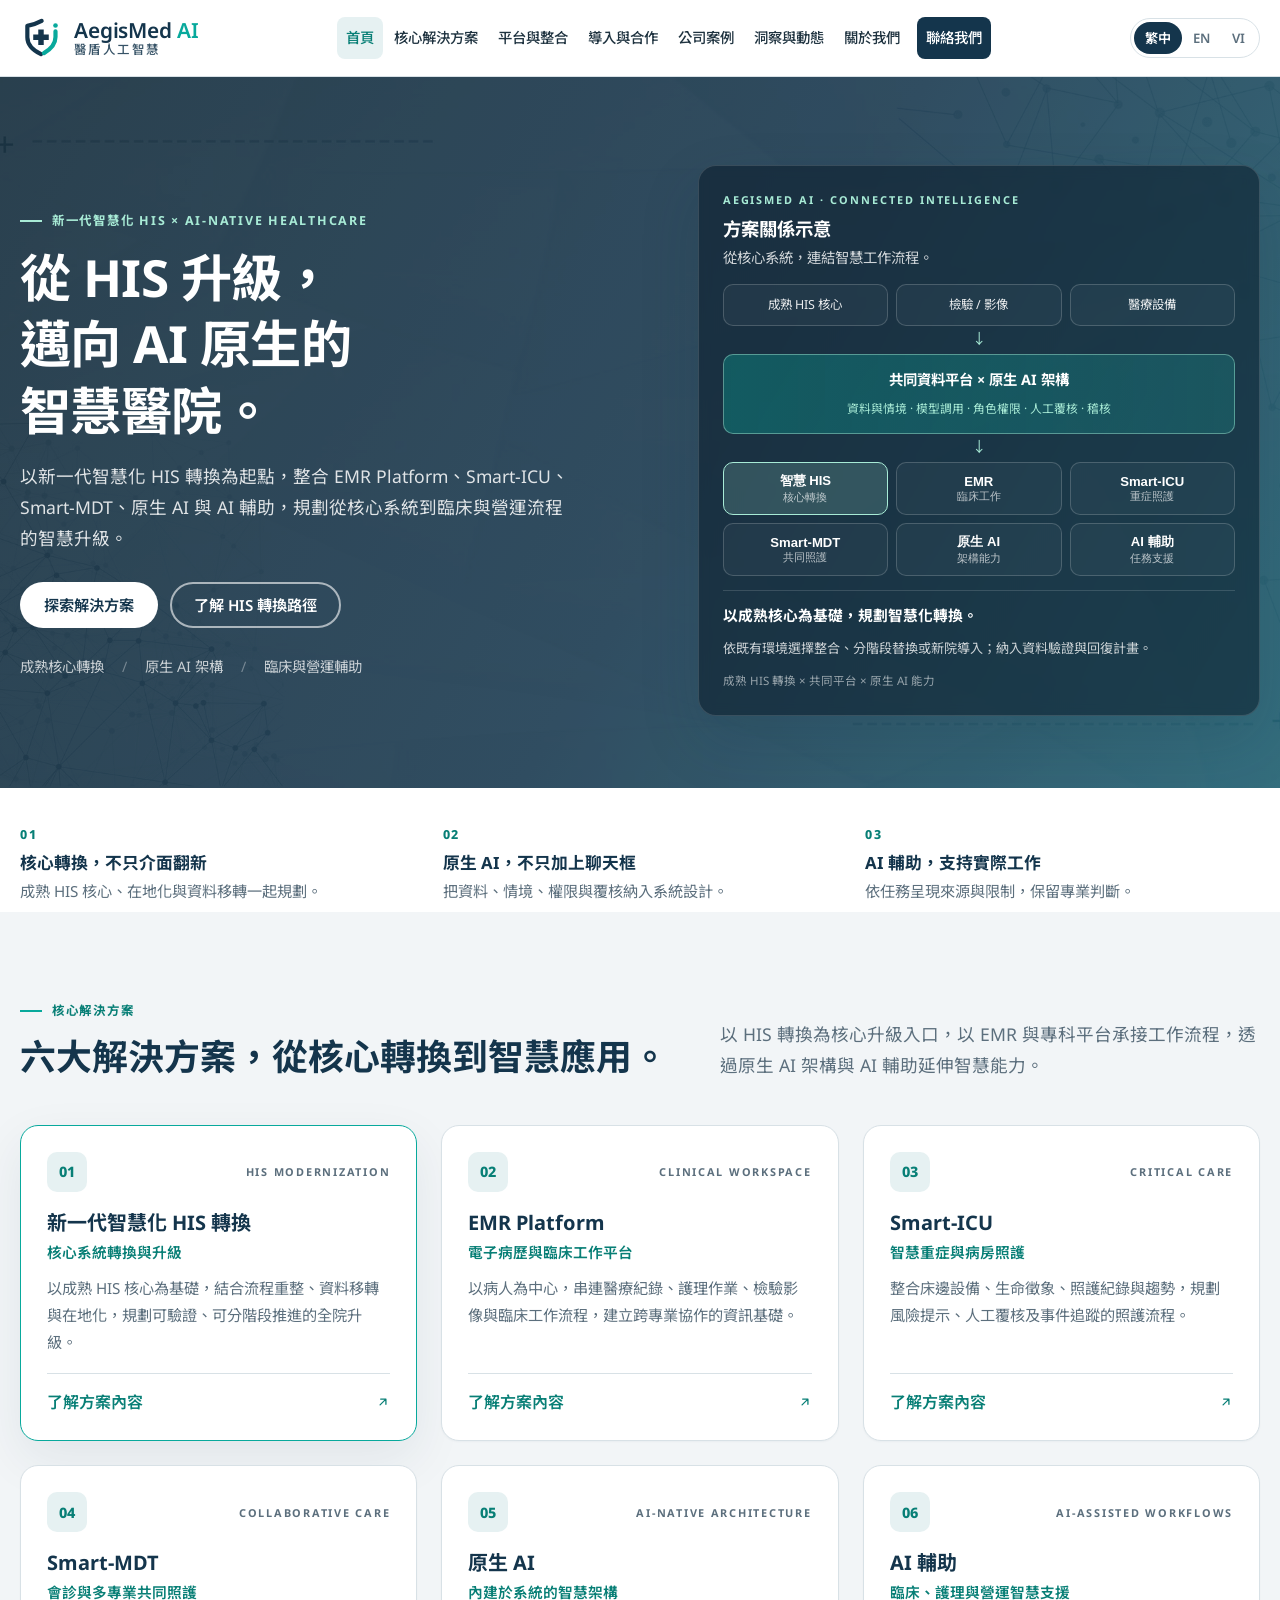
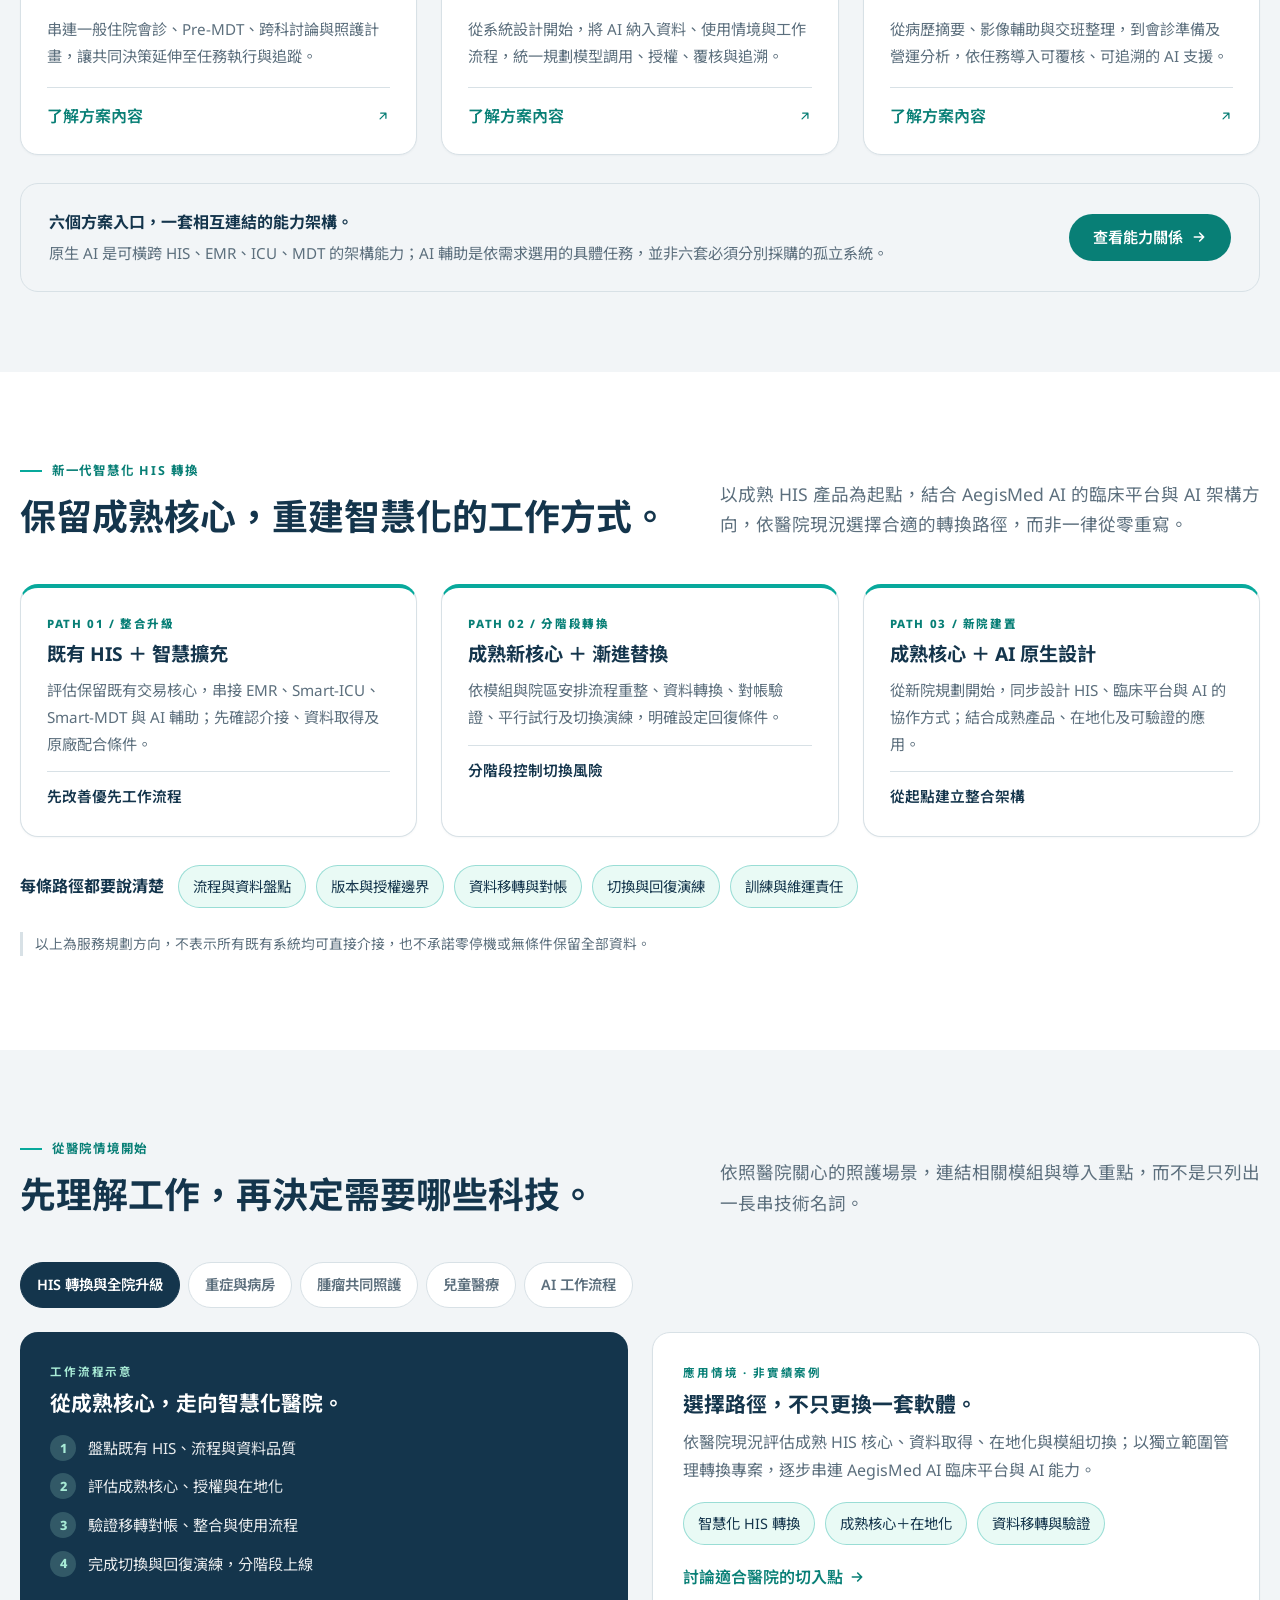
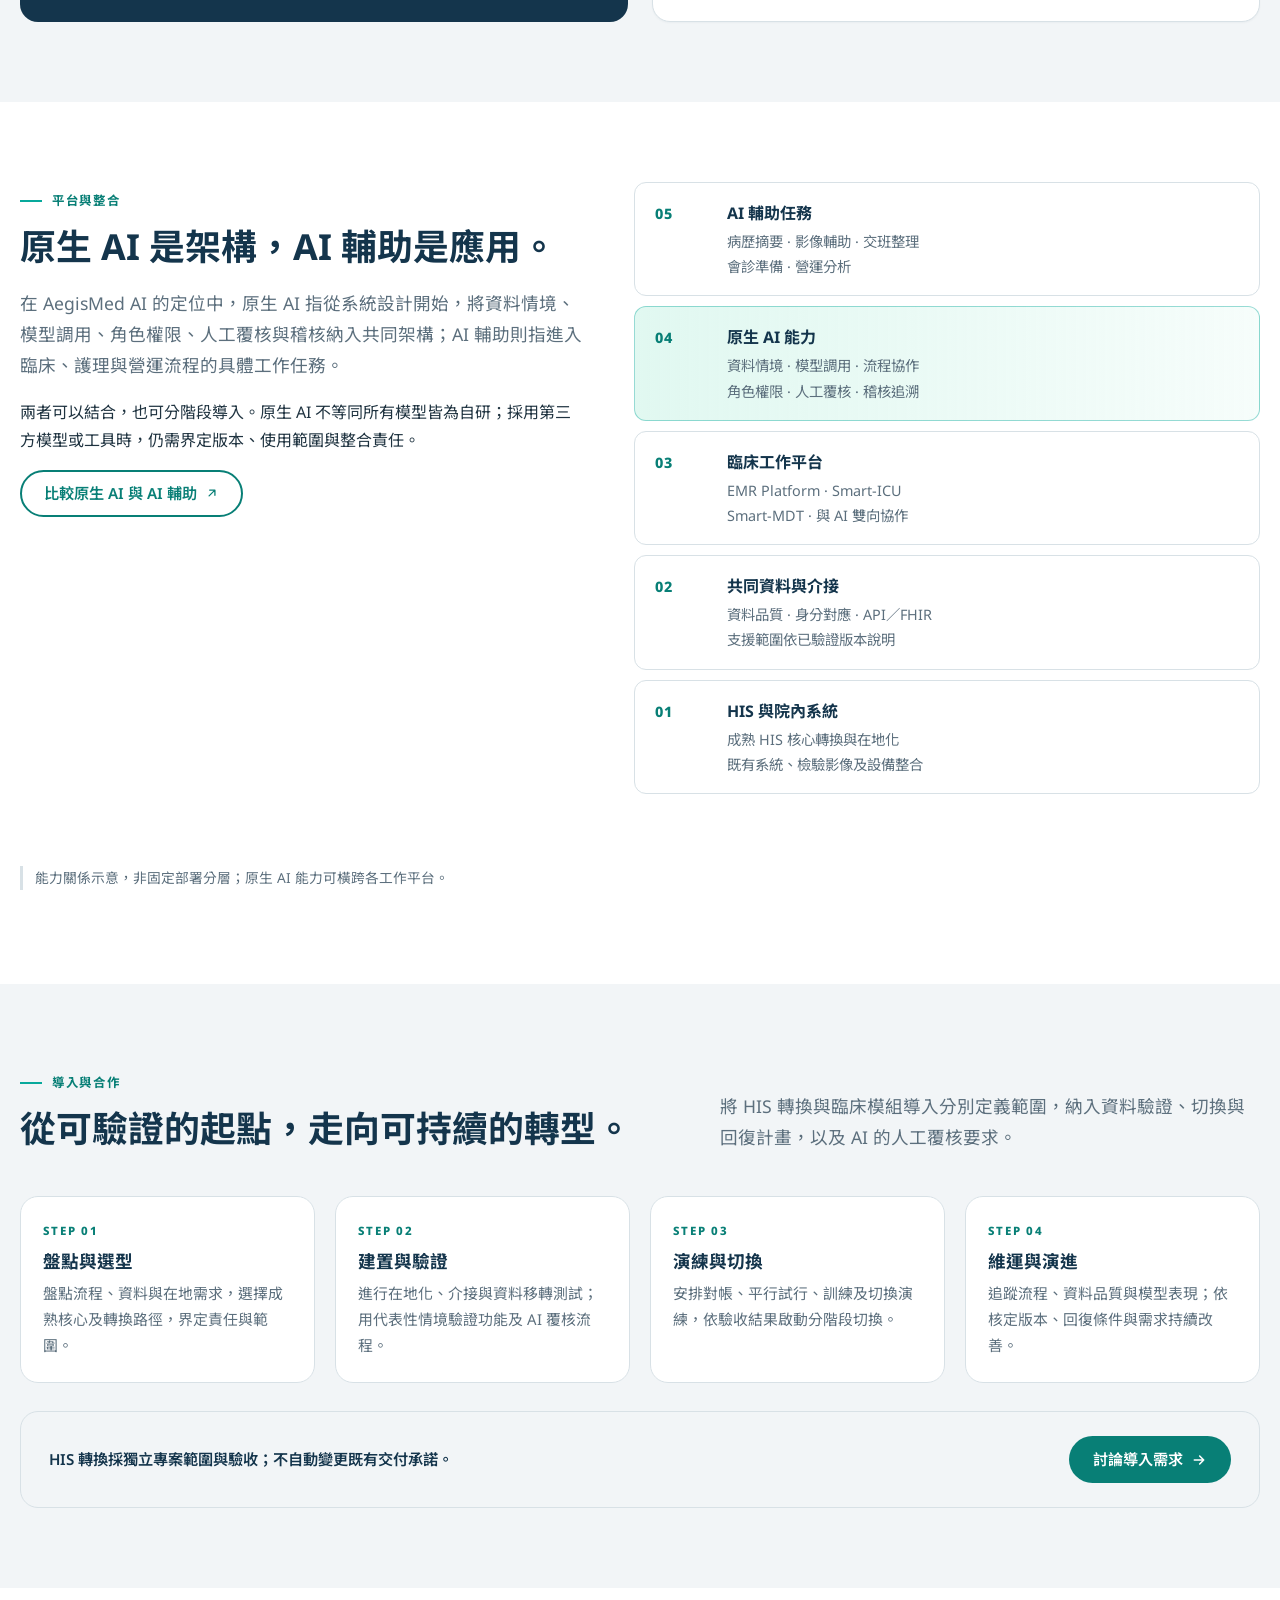
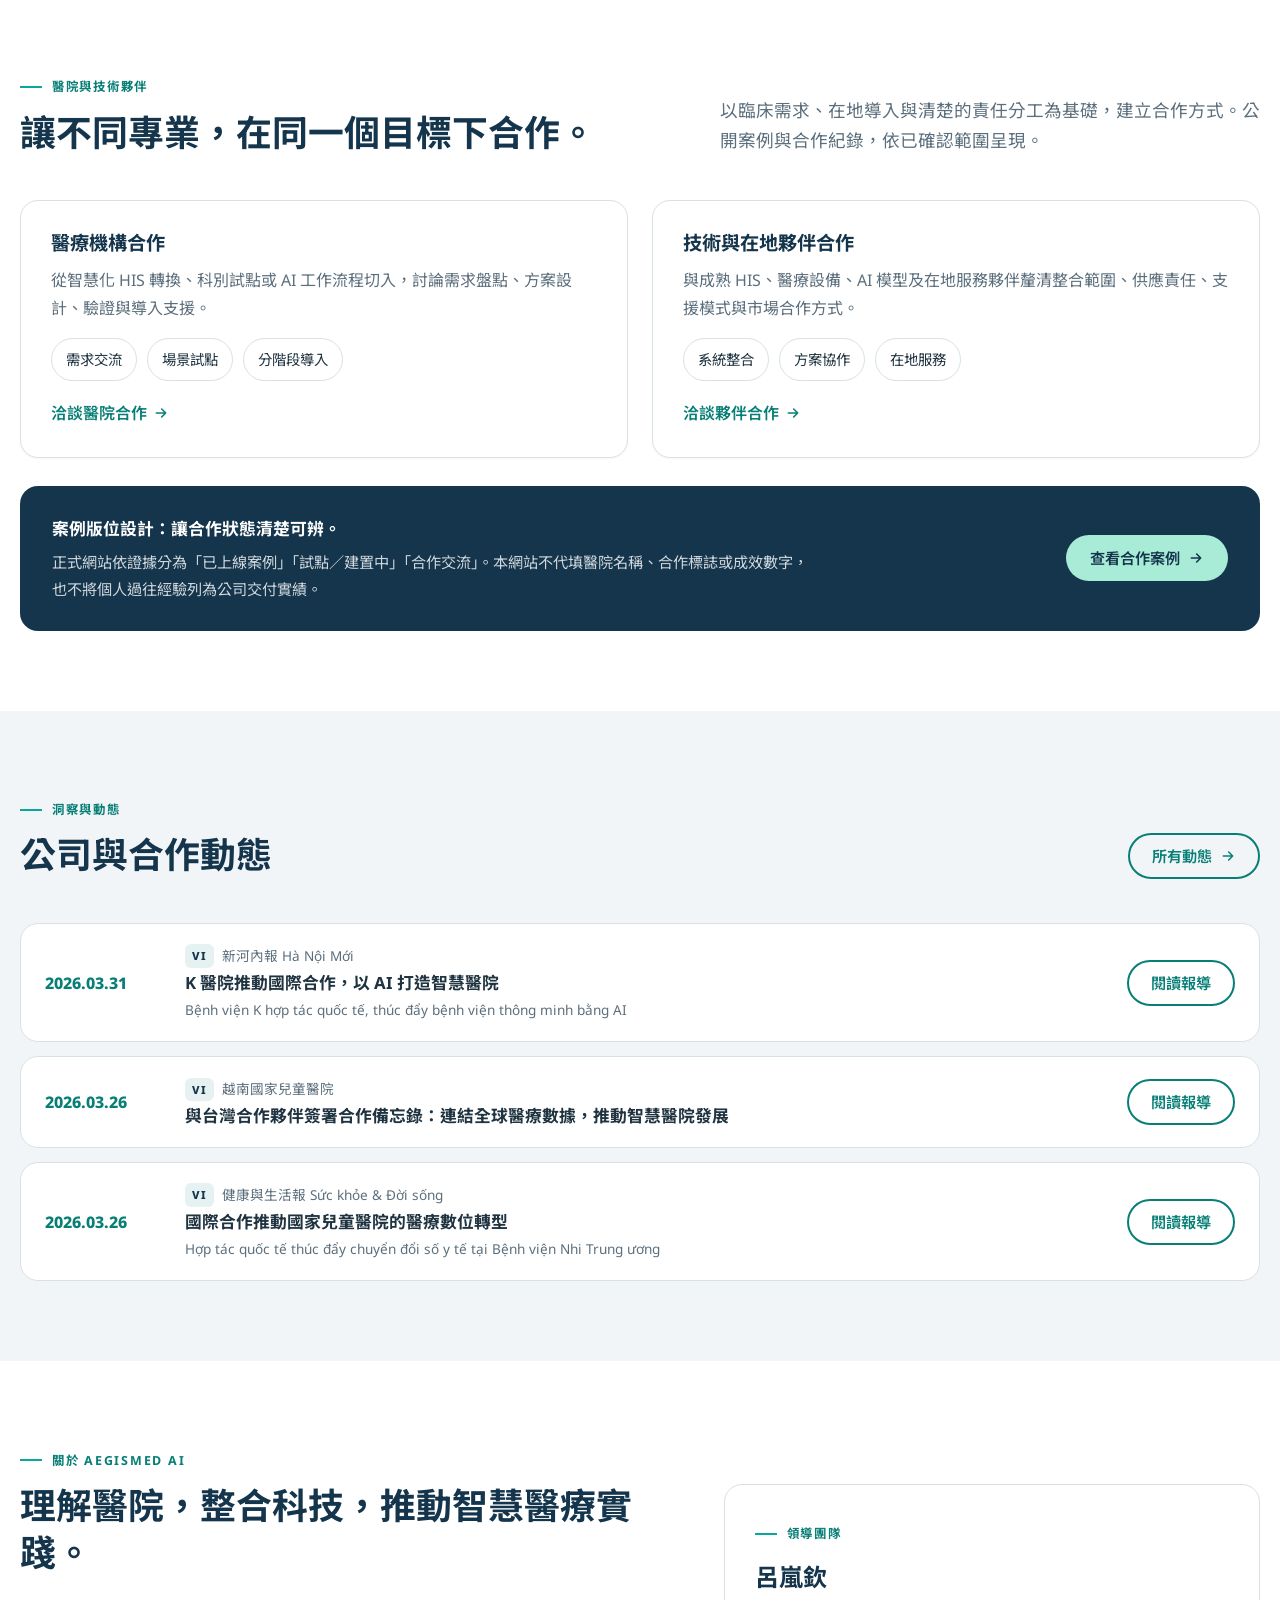
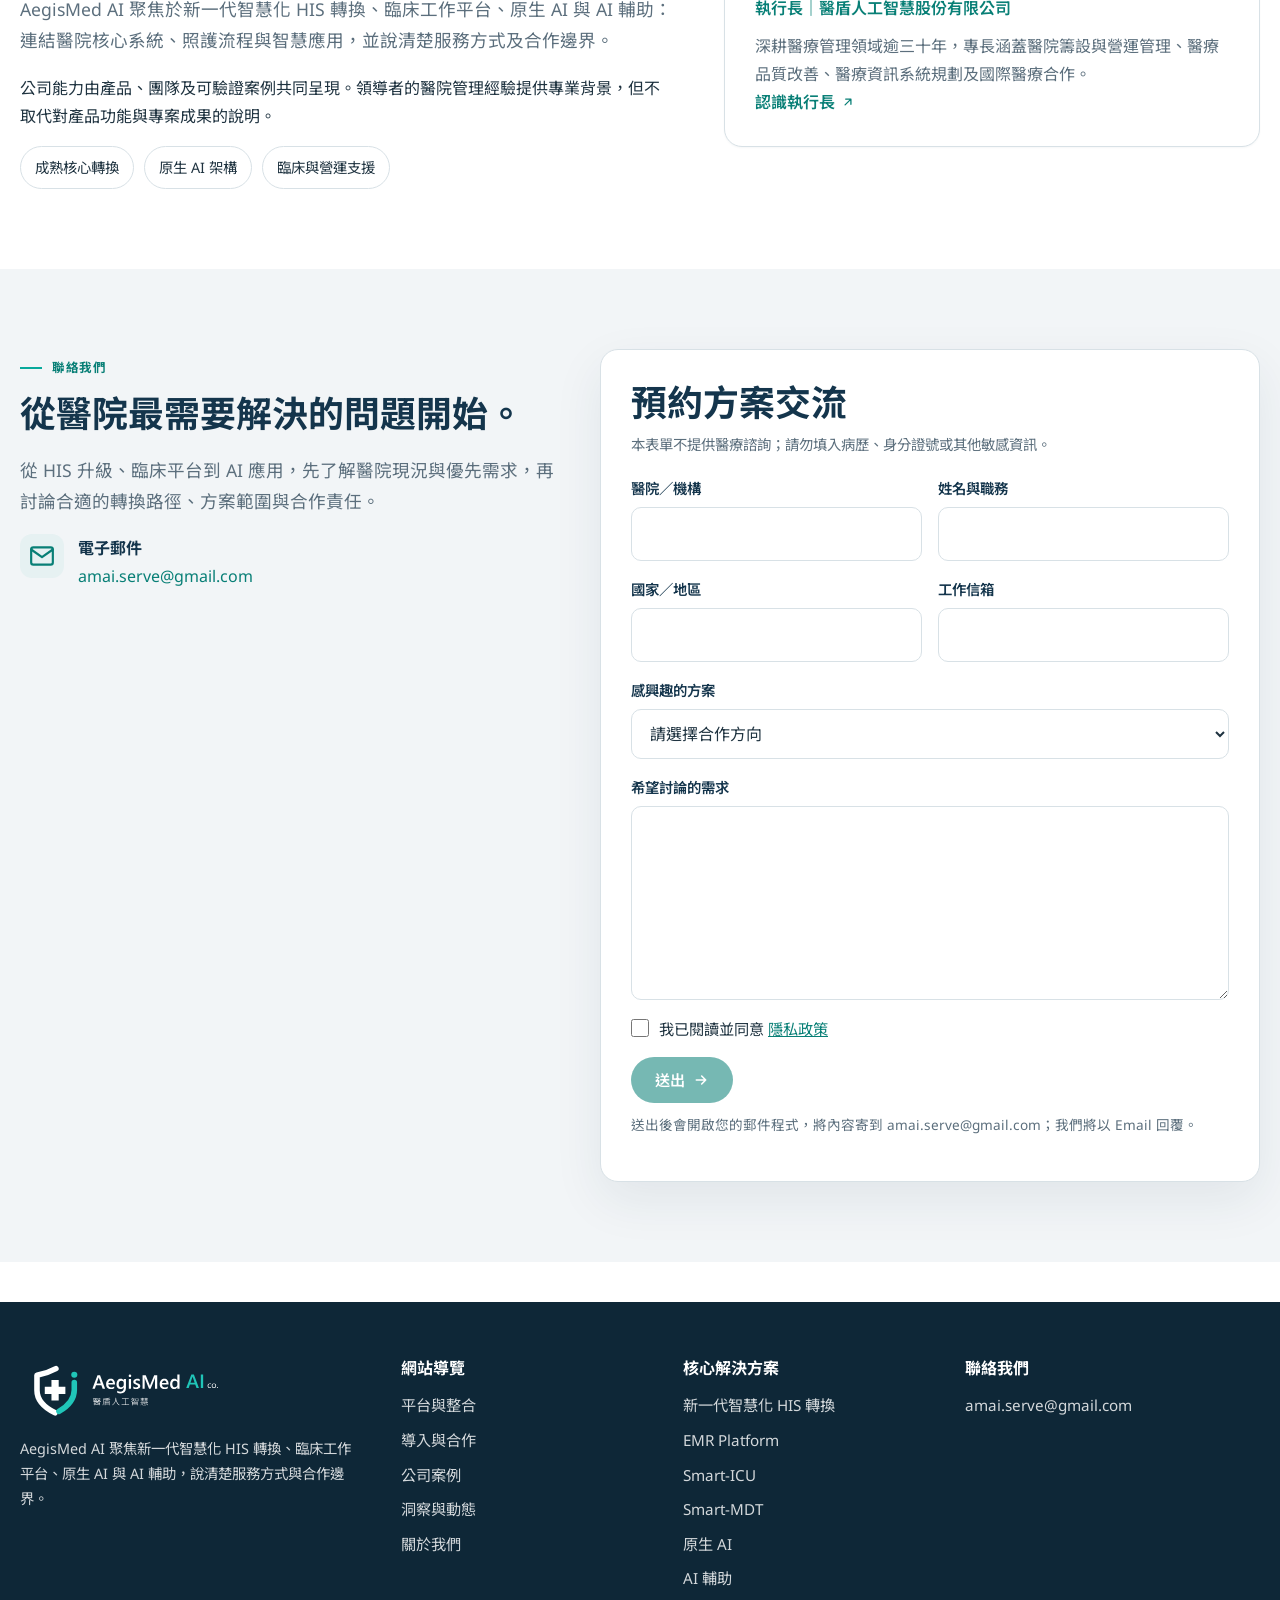
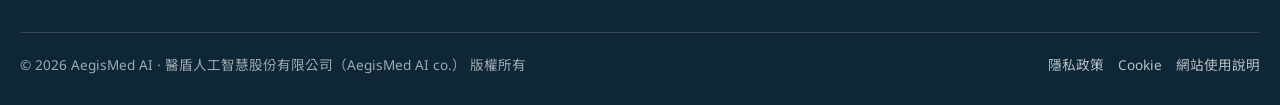
<file: index.html>
<!DOCTYPE html>
<html lang="zh-Hant">
<head>
  <meta charset="utf-8">
  <meta name="viewport" content="width=device-width, initial-scale=1">
  <title data-i18n="title.home">AegisMed AI｜從 HIS 升級，邁向 AI 原生的智慧醫院</title>
  <meta name="description" content="以新一代智慧化 HIS 轉換為起點，整合 EMR Platform、Smart-ICU、Smart-MDT、原生 AI 與 AI 輔助，規劃從核心系統到臨床與營運流程的智慧升級。">
  <link rel="canonical" href="https://aegismedai.com/">
  <meta property="og:type" content="website">
  <meta property="og:site_name" content="AegisMed AI">
  <meta property="og:locale" content="zh_TW">
  <meta property="og:url" content="https://aegismedai.com/">
  <meta property="og:title" content="AegisMed AI｜從 HIS 升級，邁向 AI 原生的智慧醫院">
  <meta property="og:description" content="以新一代智慧化 HIS 轉換為起點，整合 EMR Platform、Smart-ICU、Smart-MDT、原生 AI 與 AI 輔助，規劃從核心系統到臨床與營運流程的智慧升級。">
  <meta property="og:image" content="https://aegismedai.com/assets/img/og-image.png">
  <meta property="og:image:width" content="1200">
  <meta property="og:image:height" content="630">
  <meta name="twitter:card" content="summary_large_image">
  <link rel="icon" href="assets/img/favicon.ico?v=3" sizes="16x16 32x32 48x48">
  <link rel="icon" href="assets/img/favicon.svg?v=3" type="image/svg+xml" sizes="any">
  <link rel="apple-touch-icon" href="assets/img/apple-touch-icon.png?v=3" sizes="180x180">
  <meta name="theme-color" content="#14354C">
  <link rel="preconnect" href="https://fonts.googleapis.com">
  <link href="https://fonts.googleapis.com/css2?family=Noto+Sans:wght@400;500;600;700;800&family=Noto+Sans+TC:wght@400;500;700;800&display=swap" rel="stylesheet">
  <link rel="stylesheet" href="assets/style.css?v=15">
</head>
<body>
  <header class="site-header"></header>

  <section class="hero" data-render="hero"></section>
  <section data-render="points"></section>
  <section class="section alt" id="solutions"><div class="container" data-render="solutions-grid"></div></section>
  <section class="section" id="paths"><div class="container" data-render="paths"></div></section>
  <section class="section alt" id="scenarios"><div class="container" data-render="scenarios"></div></section>
  <section class="section" id="platform"><div class="container" data-render="platform-brief"></div></section>
  <section class="section alt" id="implementation"><div class="container" data-render="implementation"></div></section>
  <section class="section" id="cooperation"><div class="container" data-render="cooperation-cards"></div></section>
  <section class="section alt" id="news"><div class="container" data-render="news-latest"></div></section>
  <section class="section" id="about"><div class="container" data-render="about-brief"></div></section>

  <section class="section alt" id="contact"><div class="container contact-grid">
    <div>
      <div class="eyebrow" data-i18n="nav.contact">聯絡我們</div>
      <h2 data-render="contact-title"></h2>
      <p class="lead" data-render="contact-lead"></p>
      <ul class="info-list">
        <li><div class="icon"><svg viewBox="0 0 24 24" fill="none" stroke="currentColor" stroke-width="2" stroke-linecap="round" stroke-linejoin="round"><rect x="2" y="4" width="20" height="16" rx="2"/><path d="m22 6-10 7L2 6"/></svg></div><div><b data-i18n="contact.email">電子郵件</b><span data-render="company-email"></span></div></li>
      </ul>
    </div>
    <div data-render="contact-form"></div>
  </div></section>

  <footer class="site-footer"></footer>
  <script src="assets/data.js?v=15"></script>
  <script src="assets/content.js?v=15"></script>
  <script src="assets/i18n.js?v=15"></script>
  <script src="assets/site.js?v=15"></script>
</body>
</html>
</file>
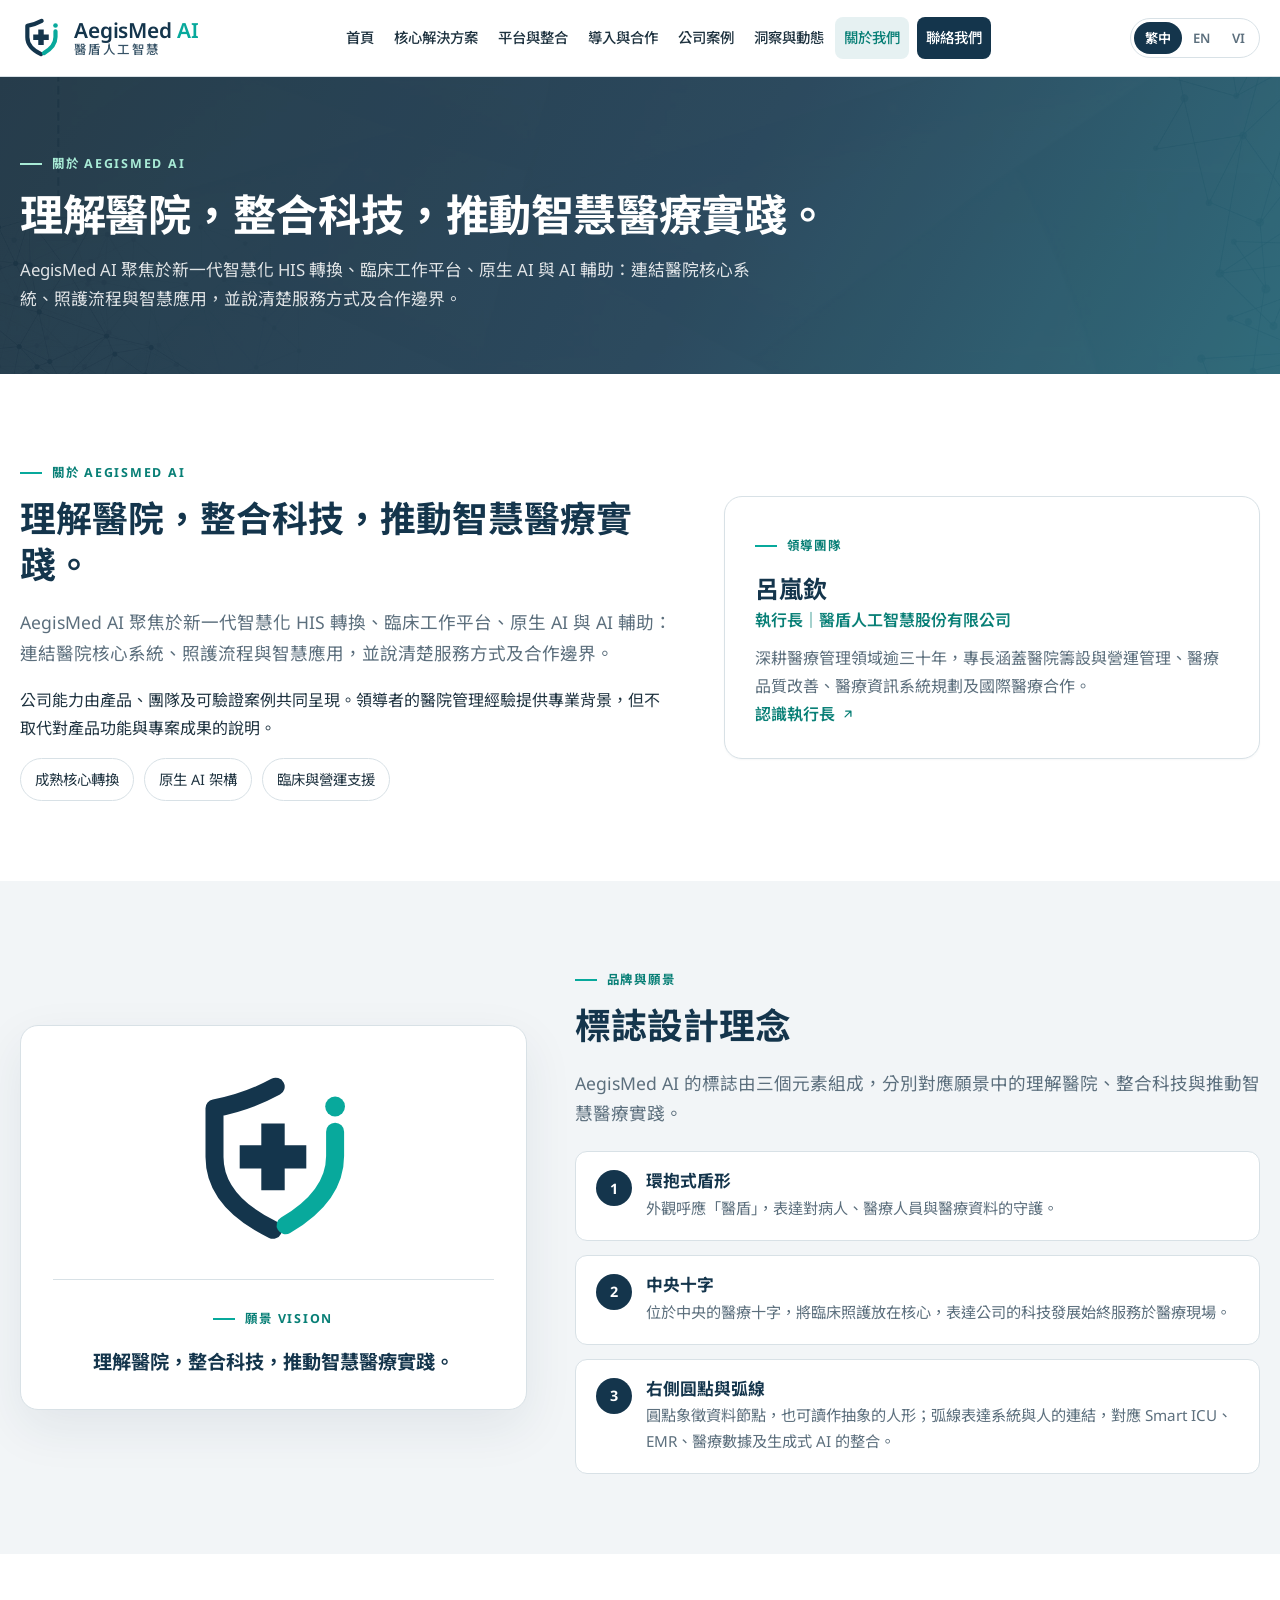
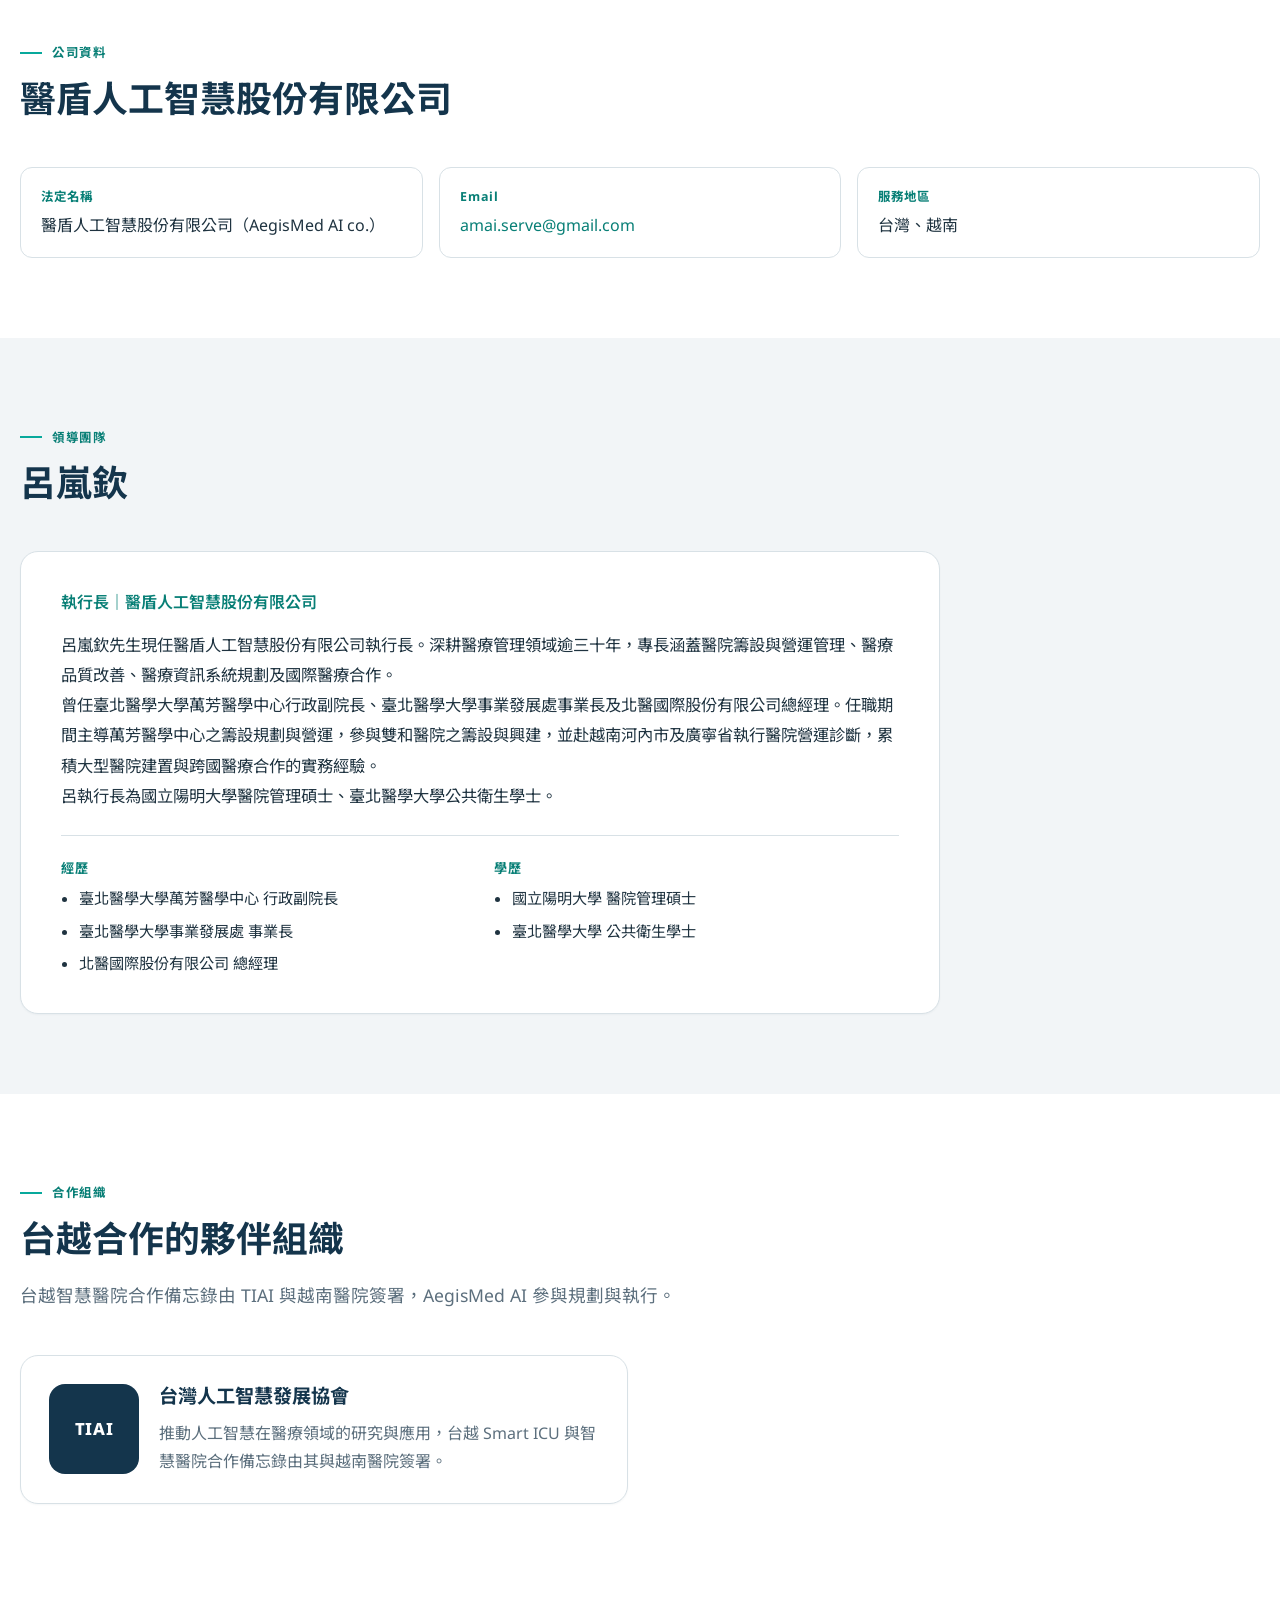
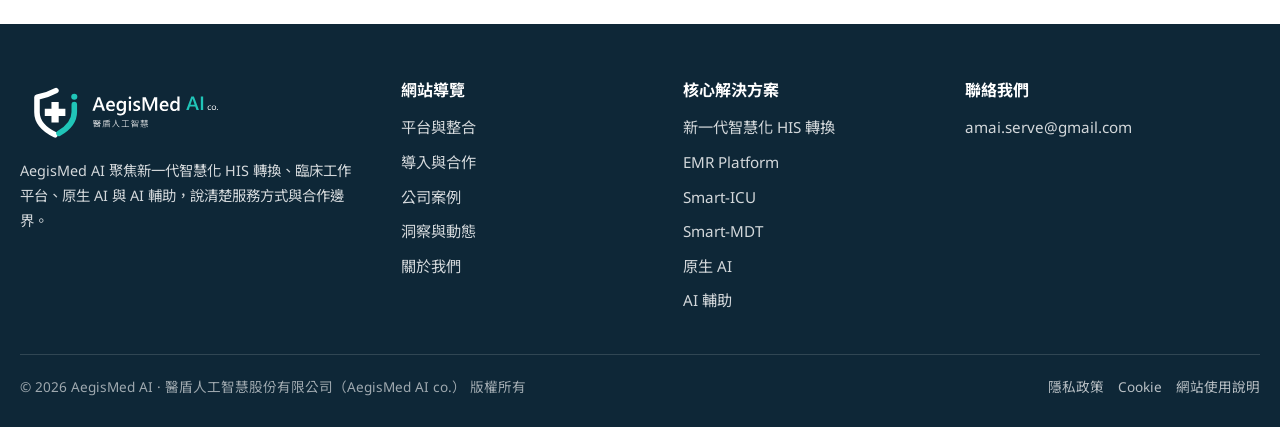
<file: about.html>
<!DOCTYPE html>
<html lang="zh-Hant">
<head>
  <meta charset="utf-8">
  <meta name="viewport" content="width=device-width, initial-scale=1">
  <title data-i18n="title.about">關於我們｜AegisMed AI</title>
  <meta name="description" content="AegisMed AI 的定位、公司資料、執行長介紹、合作組織。">
  <link rel="canonical" href="https://aegismedai.com/about">
  <meta property="og:type" content="website">
  <meta property="og:site_name" content="AegisMed AI">
  <meta property="og:locale" content="zh_TW">
  <meta property="og:url" content="https://aegismedai.com/about">
  <meta property="og:title" content="關於我們｜AegisMed AI">
  <meta property="og:description" content="AegisMed AI 的定位、公司資料、執行長介紹、合作組織。">
  <meta property="og:image" content="https://aegismedai.com/assets/img/og-image.png">
  <meta property="og:image:width" content="1200">
  <meta property="og:image:height" content="630">
  <meta name="twitter:card" content="summary_large_image">
  <link rel="icon" href="assets/img/favicon.ico?v=3" sizes="16x16 32x32 48x48">
  <link rel="icon" href="assets/img/favicon.svg?v=3" type="image/svg+xml" sizes="any">
  <link rel="apple-touch-icon" href="assets/img/apple-touch-icon.png?v=3" sizes="180x180">
  <meta name="theme-color" content="#14354C">
  <link rel="preconnect" href="https://fonts.googleapis.com">
  <link href="https://fonts.googleapis.com/css2?family=Noto+Sans:wght@400;500;600;700;800&family=Noto+Sans+TC:wght@400;500;700;800&display=swap" rel="stylesheet">
  <link rel="stylesheet" href="assets/style.css?v=15">
</head>
<body>
  <header class="site-header"></header>

  <section class="page-hero" data-render="page-hero" data-key="about"></section>
  <section class="section"><div class="container" data-render="about-brief"></div></section>
  <section class="section alt"><div class="container" data-render="brand-story"></div></section>
  <section class="section"><div class="container" data-render="company-facts"></div></section>
  <section class="section alt"><div class="container" data-render="leader"></div></section>
  <section class="section"><div class="container" data-render="organizations"></div></section>

  <footer class="site-footer"></footer>
  <script src="assets/data.js?v=15"></script>
  <script src="assets/content.js?v=15"></script>
  <script src="assets/i18n.js?v=15"></script>
  <script src="assets/site.js?v=15"></script>
</body>
</html>
</file>
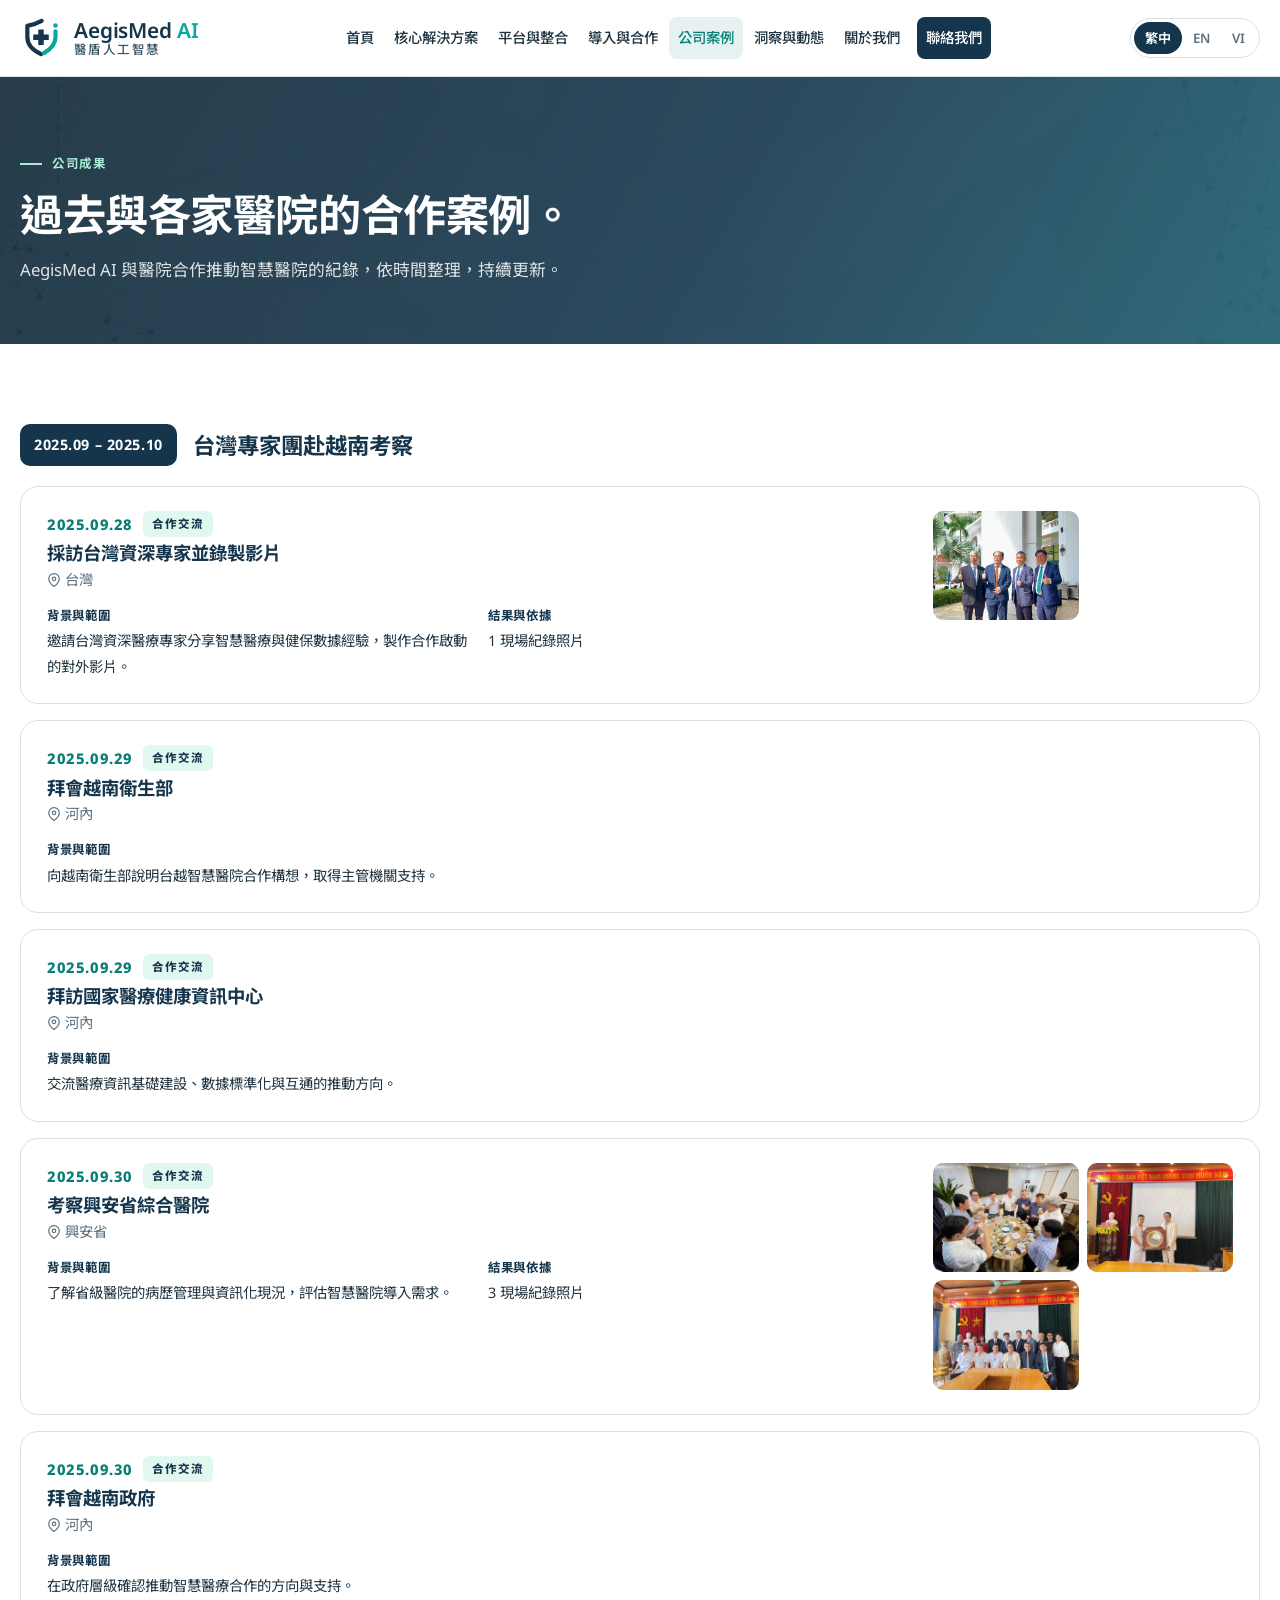
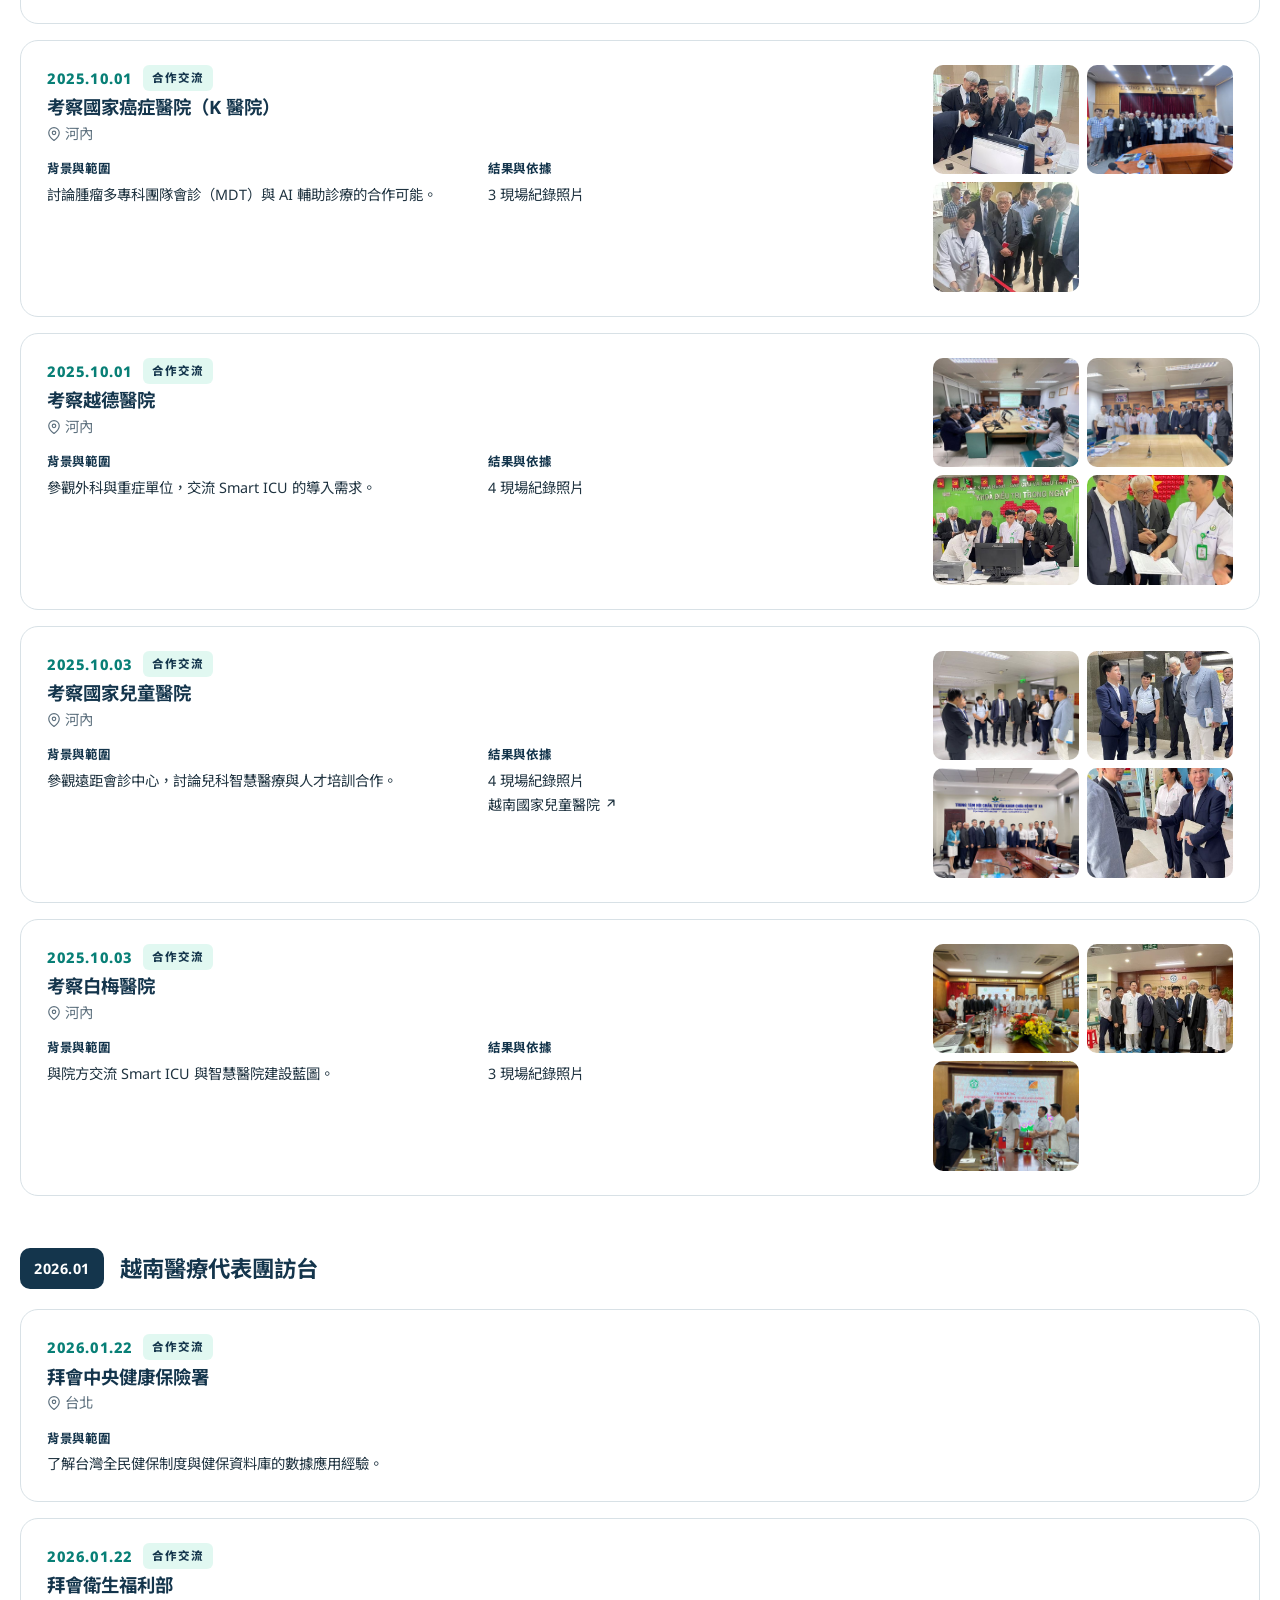
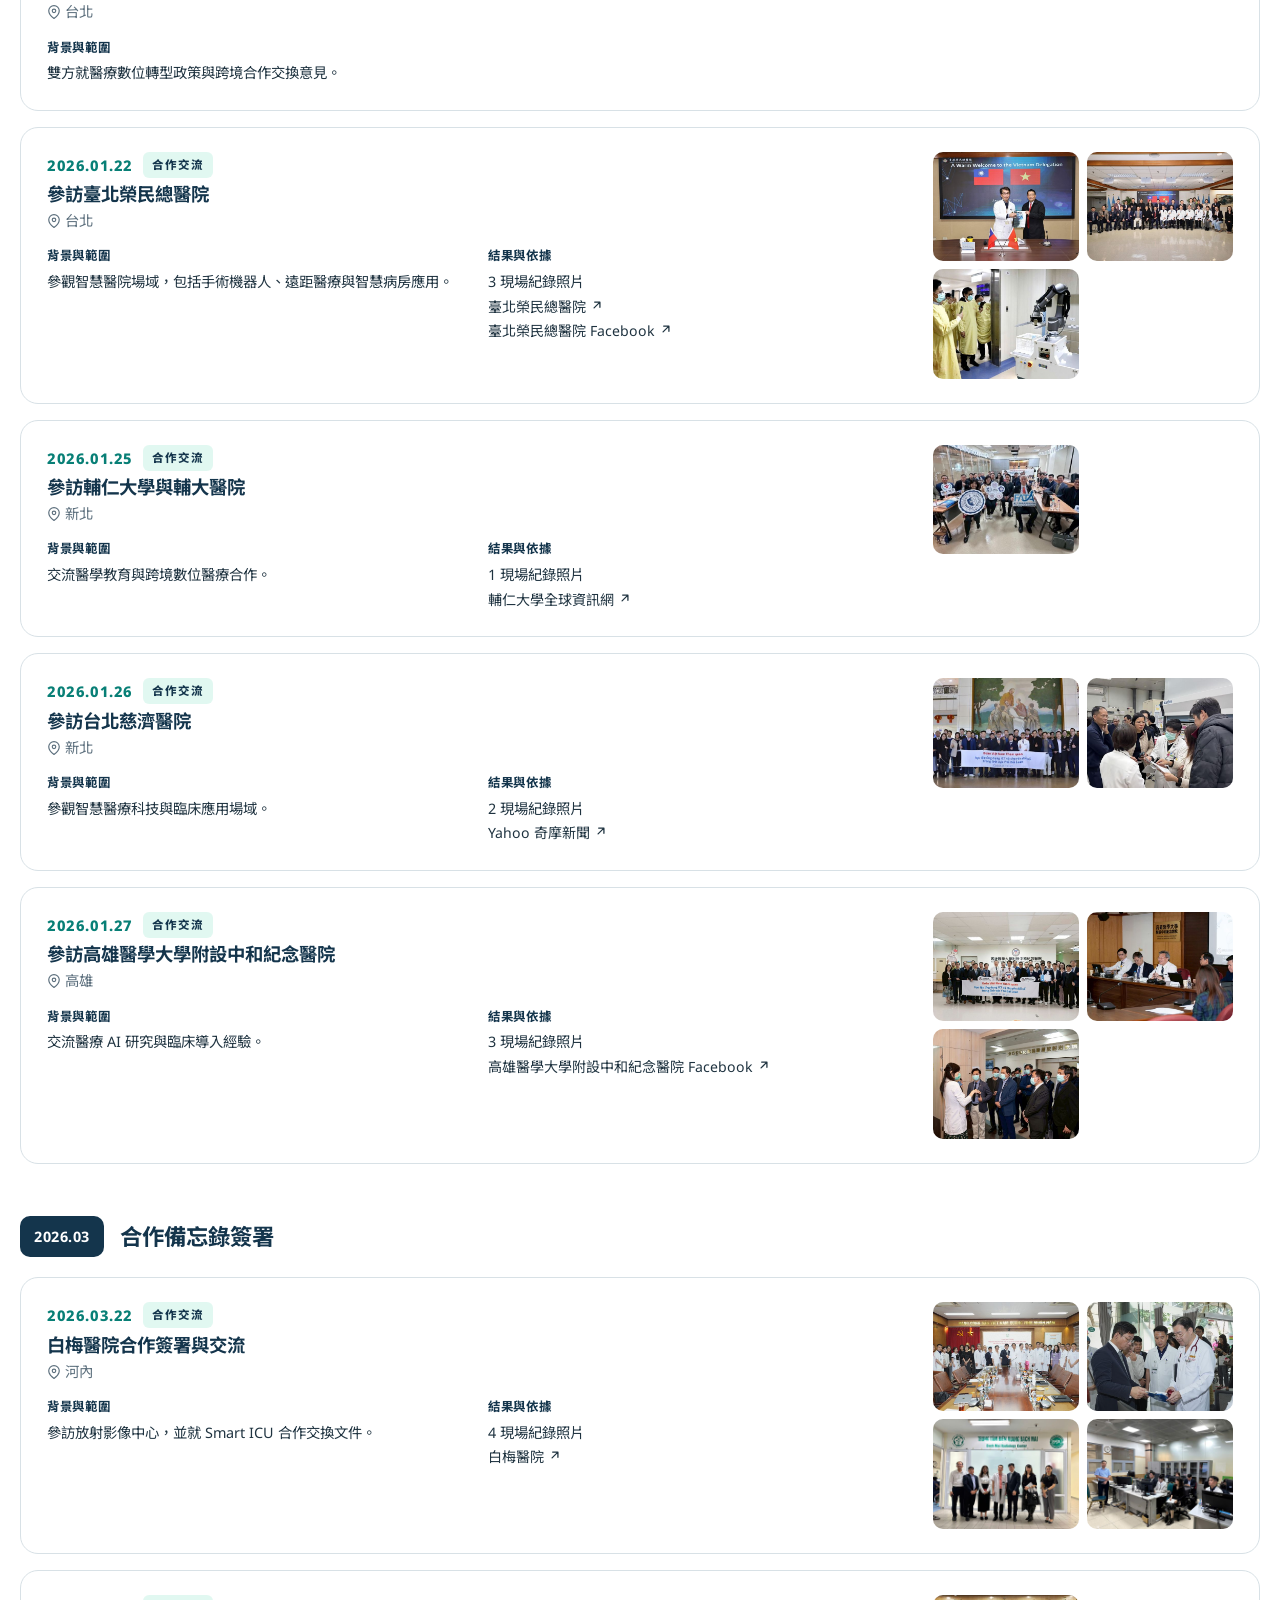
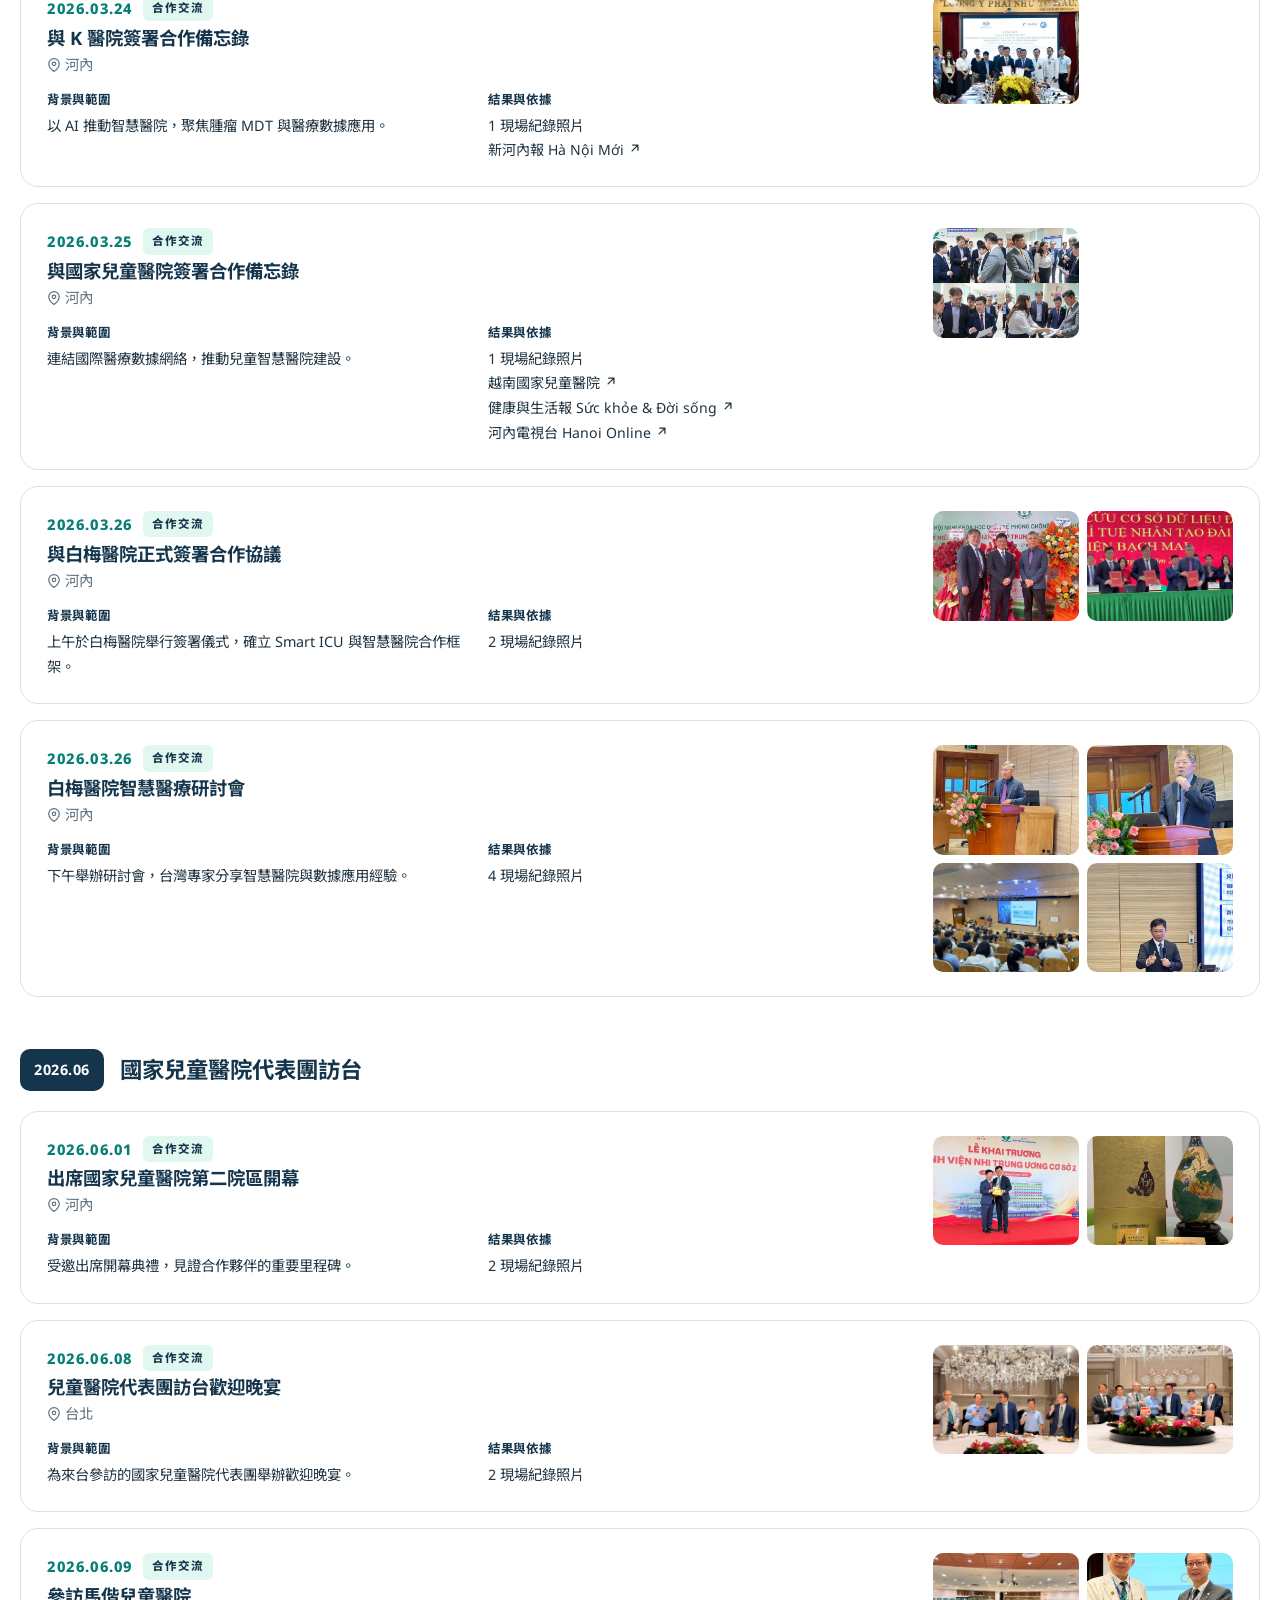
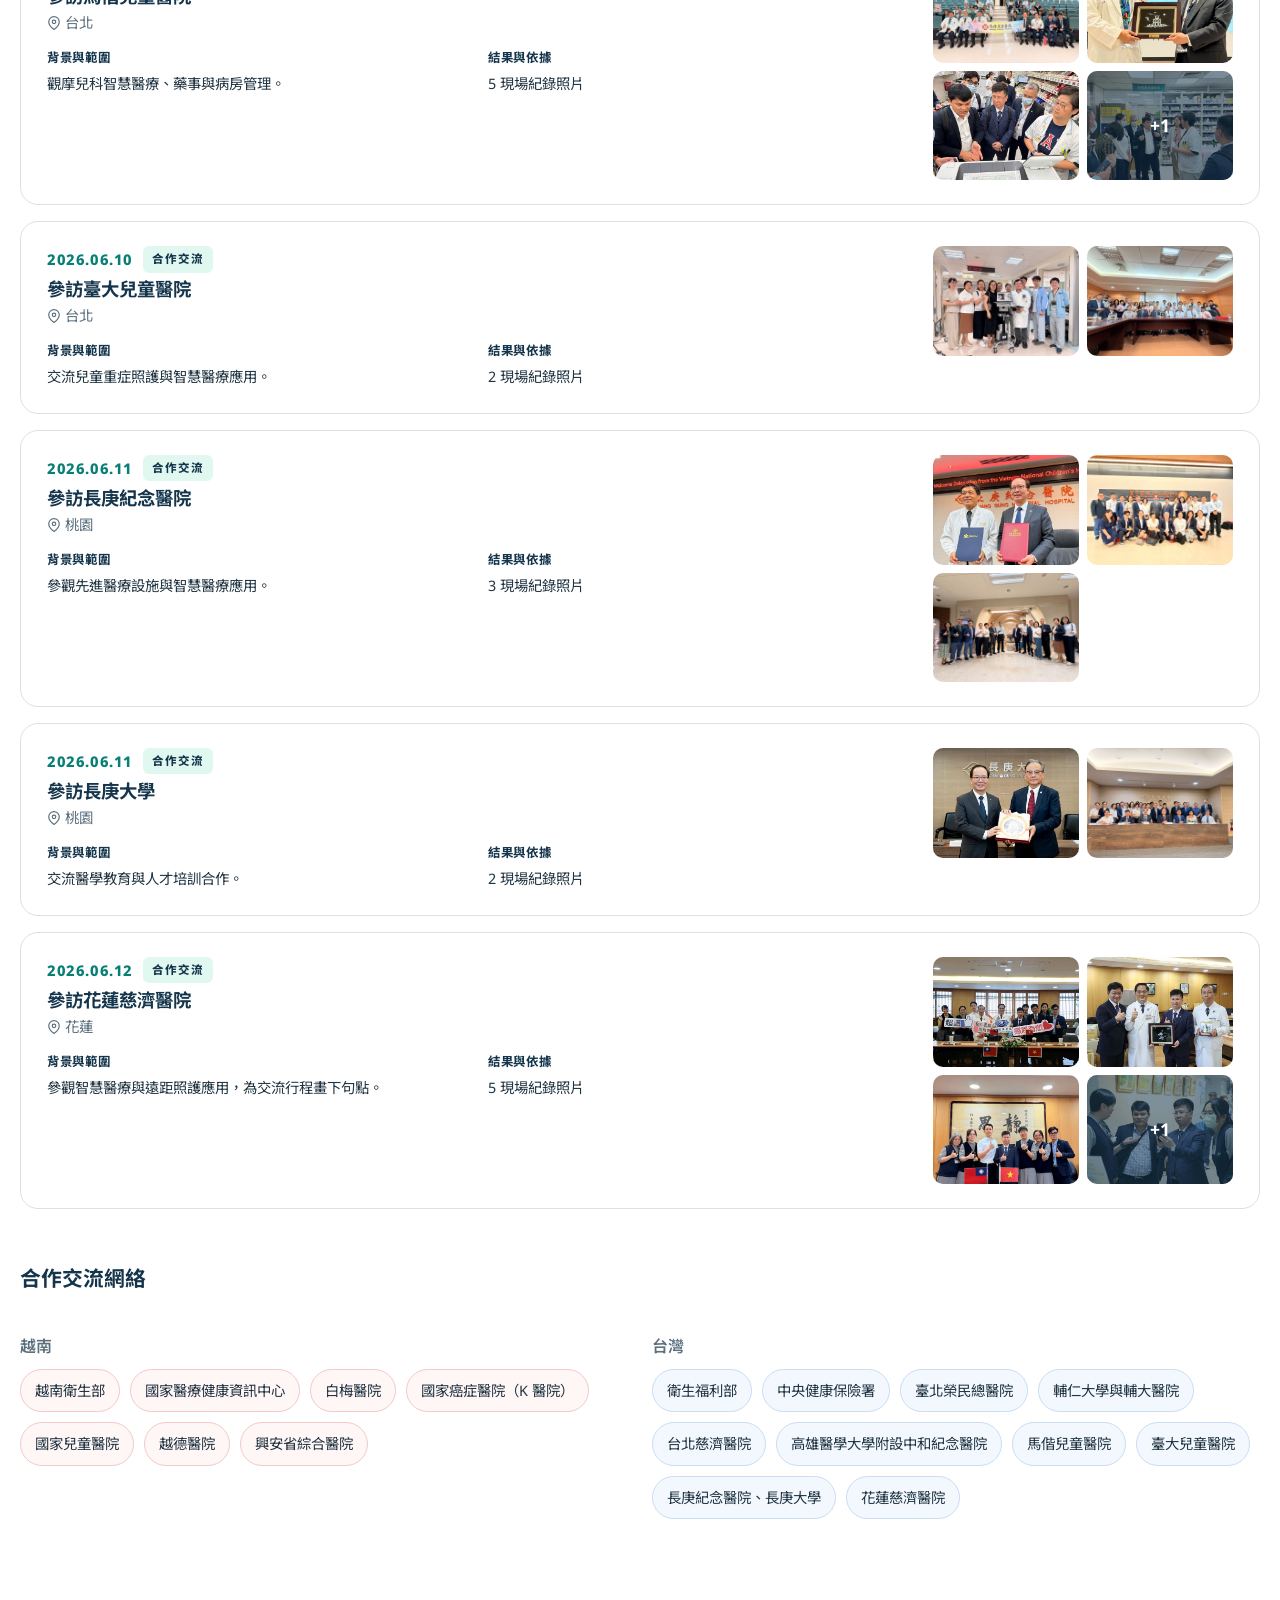
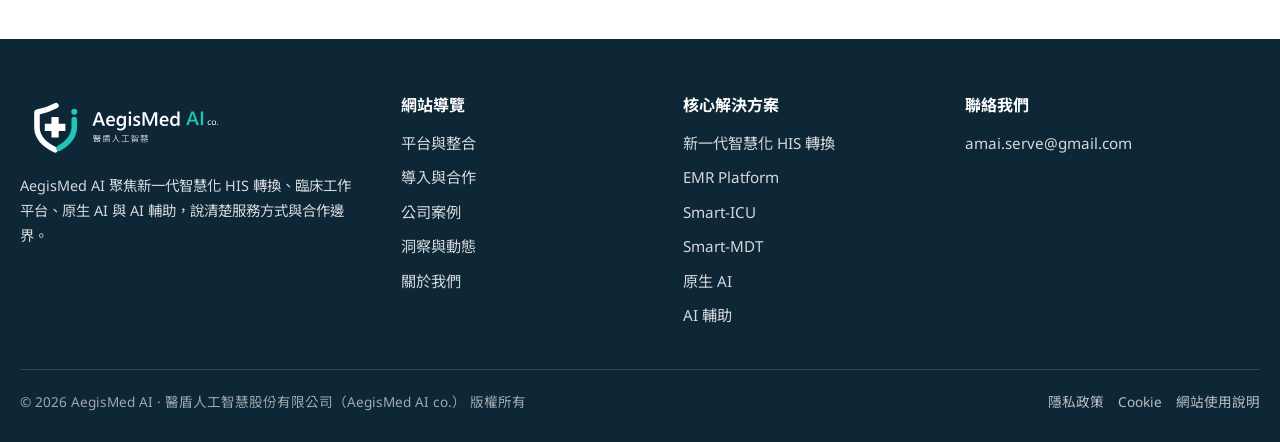
<file: cases.html>
<!DOCTYPE html>
<html lang="zh-Hant">
<head>
  <meta charset="utf-8">
  <meta name="viewport" content="width=device-width, initial-scale=1">
  <title data-i18n="title.cases">公司案例｜AegisMed AI</title>
  <meta name="description" content="依證據分為已上線案例、試點／建置中與合作交流三類；台越智慧醫療合作交流紀錄 2025–2026。">
  <link rel="canonical" href="https://aegismedai.com/cases">
  <meta property="og:type" content="website">
  <meta property="og:site_name" content="AegisMed AI">
  <meta property="og:locale" content="zh_TW">
  <meta property="og:url" content="https://aegismedai.com/cases">
  <meta property="og:title" content="公司案例｜AegisMed AI">
  <meta property="og:description" content="依證據分為已上線案例、試點／建置中與合作交流三類；台越智慧醫療合作交流紀錄 2025–2026。">
  <meta property="og:image" content="https://aegismedai.com/assets/img/og-image.png">
  <meta property="og:image:width" content="1200">
  <meta property="og:image:height" content="630">
  <meta name="twitter:card" content="summary_large_image">
  <link rel="icon" href="assets/img/favicon.ico?v=3" sizes="16x16 32x32 48x48">
  <link rel="icon" href="assets/img/favicon.svg?v=3" type="image/svg+xml" sizes="any">
  <link rel="apple-touch-icon" href="assets/img/apple-touch-icon.png?v=3" sizes="180x180">
  <meta name="theme-color" content="#14354C">
  <link rel="preconnect" href="https://fonts.googleapis.com">
  <link href="https://fonts.googleapis.com/css2?family=Noto+Sans:wght@400;500;600;700;800&family=Noto+Sans+TC:wght@400;500;700;800&display=swap" rel="stylesheet">
  <link rel="stylesheet" href="assets/style.css?v=15">
</head>
<body>
  <header class="site-header"></header>

  <section class="page-hero" data-render="page-hero" data-key="cases"></section>
  <section class="section"><div class="container" data-render="cases"></div></section>

  <footer class="site-footer"></footer>
  <script src="assets/data.js?v=15"></script>
  <script src="assets/content.js?v=15"></script>
  <script src="assets/i18n.js?v=15"></script>
  <script src="assets/site.js?v=15"></script>
</body>
</html>
</file>
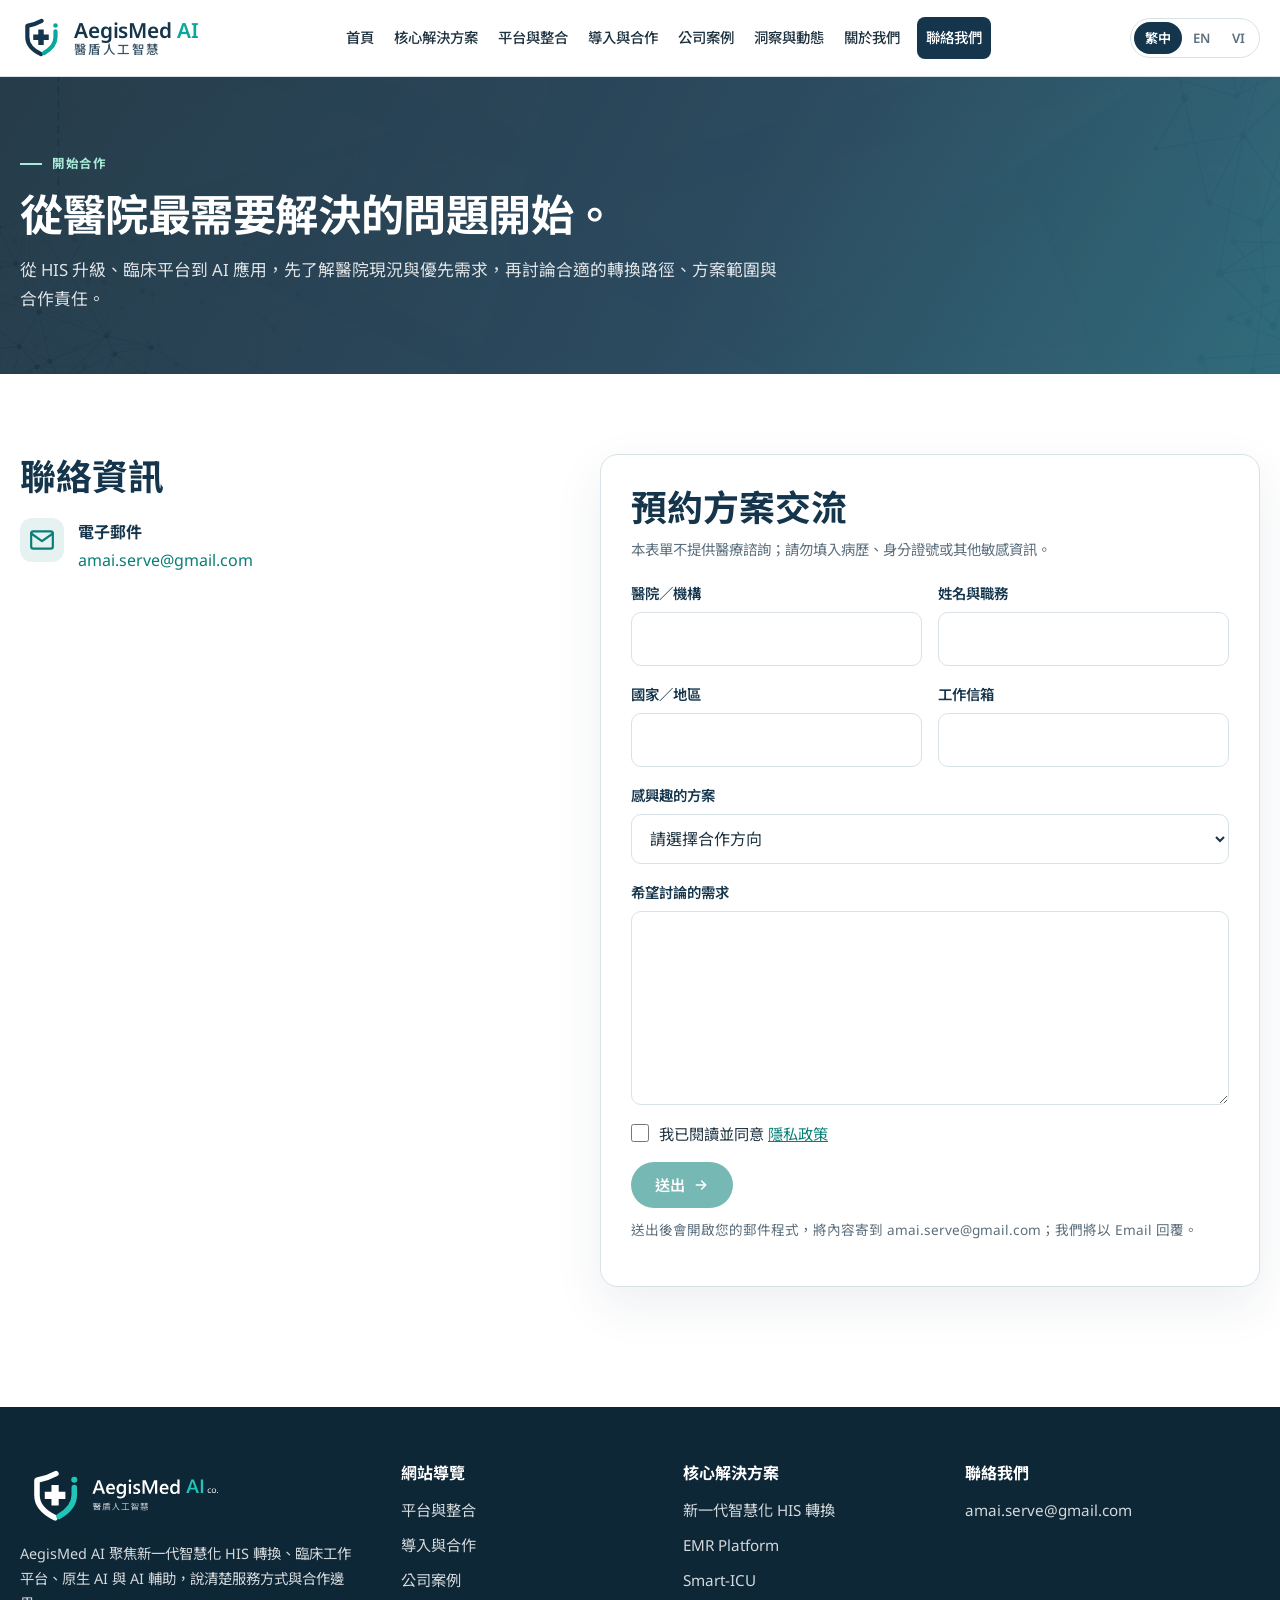
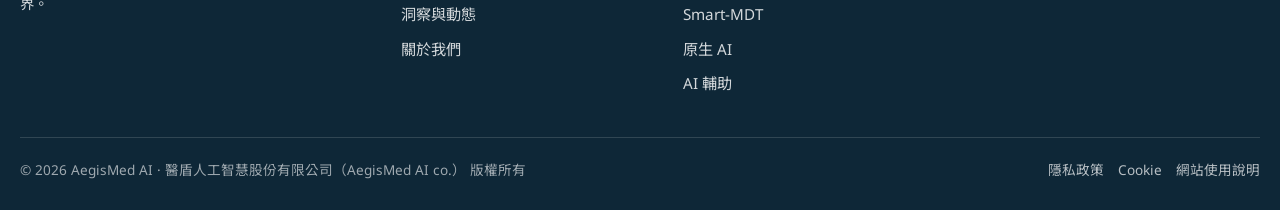
<file: contact.html>
<!DOCTYPE html>
<html lang="zh-Hant">
<head>
  <meta charset="utf-8">
  <meta name="viewport" content="width=device-width, initial-scale=1">
  <title data-i18n="title.contact">聯絡我們｜AegisMed AI</title>
  <meta name="description" content="預約方案交流：從醫院最需要解決的問題開始。">
  <link rel="canonical" href="https://aegismedai.com/contact">
  <meta property="og:type" content="website">
  <meta property="og:site_name" content="AegisMed AI">
  <meta property="og:locale" content="zh_TW">
  <meta property="og:url" content="https://aegismedai.com/contact">
  <meta property="og:title" content="聯絡我們｜AegisMed AI">
  <meta property="og:description" content="預約方案交流：從醫院最需要解決的問題開始。">
  <meta property="og:image" content="https://aegismedai.com/assets/img/og-image.png">
  <meta property="og:image:width" content="1200">
  <meta property="og:image:height" content="630">
  <meta name="twitter:card" content="summary_large_image">
  <link rel="icon" href="assets/img/favicon.ico?v=3" sizes="16x16 32x32 48x48">
  <link rel="icon" href="assets/img/favicon.svg?v=3" type="image/svg+xml" sizes="any">
  <link rel="apple-touch-icon" href="assets/img/apple-touch-icon.png?v=3" sizes="180x180">
  <meta name="theme-color" content="#14354C">
  <link rel="preconnect" href="https://fonts.googleapis.com">
  <link href="https://fonts.googleapis.com/css2?family=Noto+Sans:wght@400;500;600;700;800&family=Noto+Sans+TC:wght@400;500;700;800&display=swap" rel="stylesheet">
  <link rel="stylesheet" href="assets/style.css?v=15">
</head>
<body>
  <header class="site-header"></header>

  <section class="page-hero" data-render="page-hero" data-key="contact"></section>
  <section class="section"><div class="container contact-grid">
    <div>
      <h2 data-i18n="contact.info.title">聯絡資訊</h2>
      <ul class="info-list">
        <li><div class="icon"><svg viewBox="0 0 24 24" fill="none" stroke="currentColor" stroke-width="2" stroke-linecap="round" stroke-linejoin="round"><rect x="2" y="4" width="20" height="16" rx="2"/><path d="m22 6-10 7L2 6"/></svg></div><div><b data-i18n="contact.email">電子郵件</b><span data-render="company-email"></span></div></li>
      </ul>
    </div>
    <div data-render="contact-form"></div>
  </div></section>

  <footer class="site-footer"></footer>
  <script src="assets/data.js?v=15"></script>
  <script src="assets/content.js?v=15"></script>
  <script src="assets/i18n.js?v=15"></script>
  <script src="assets/site.js?v=15"></script>
</body>
</html>
</file>
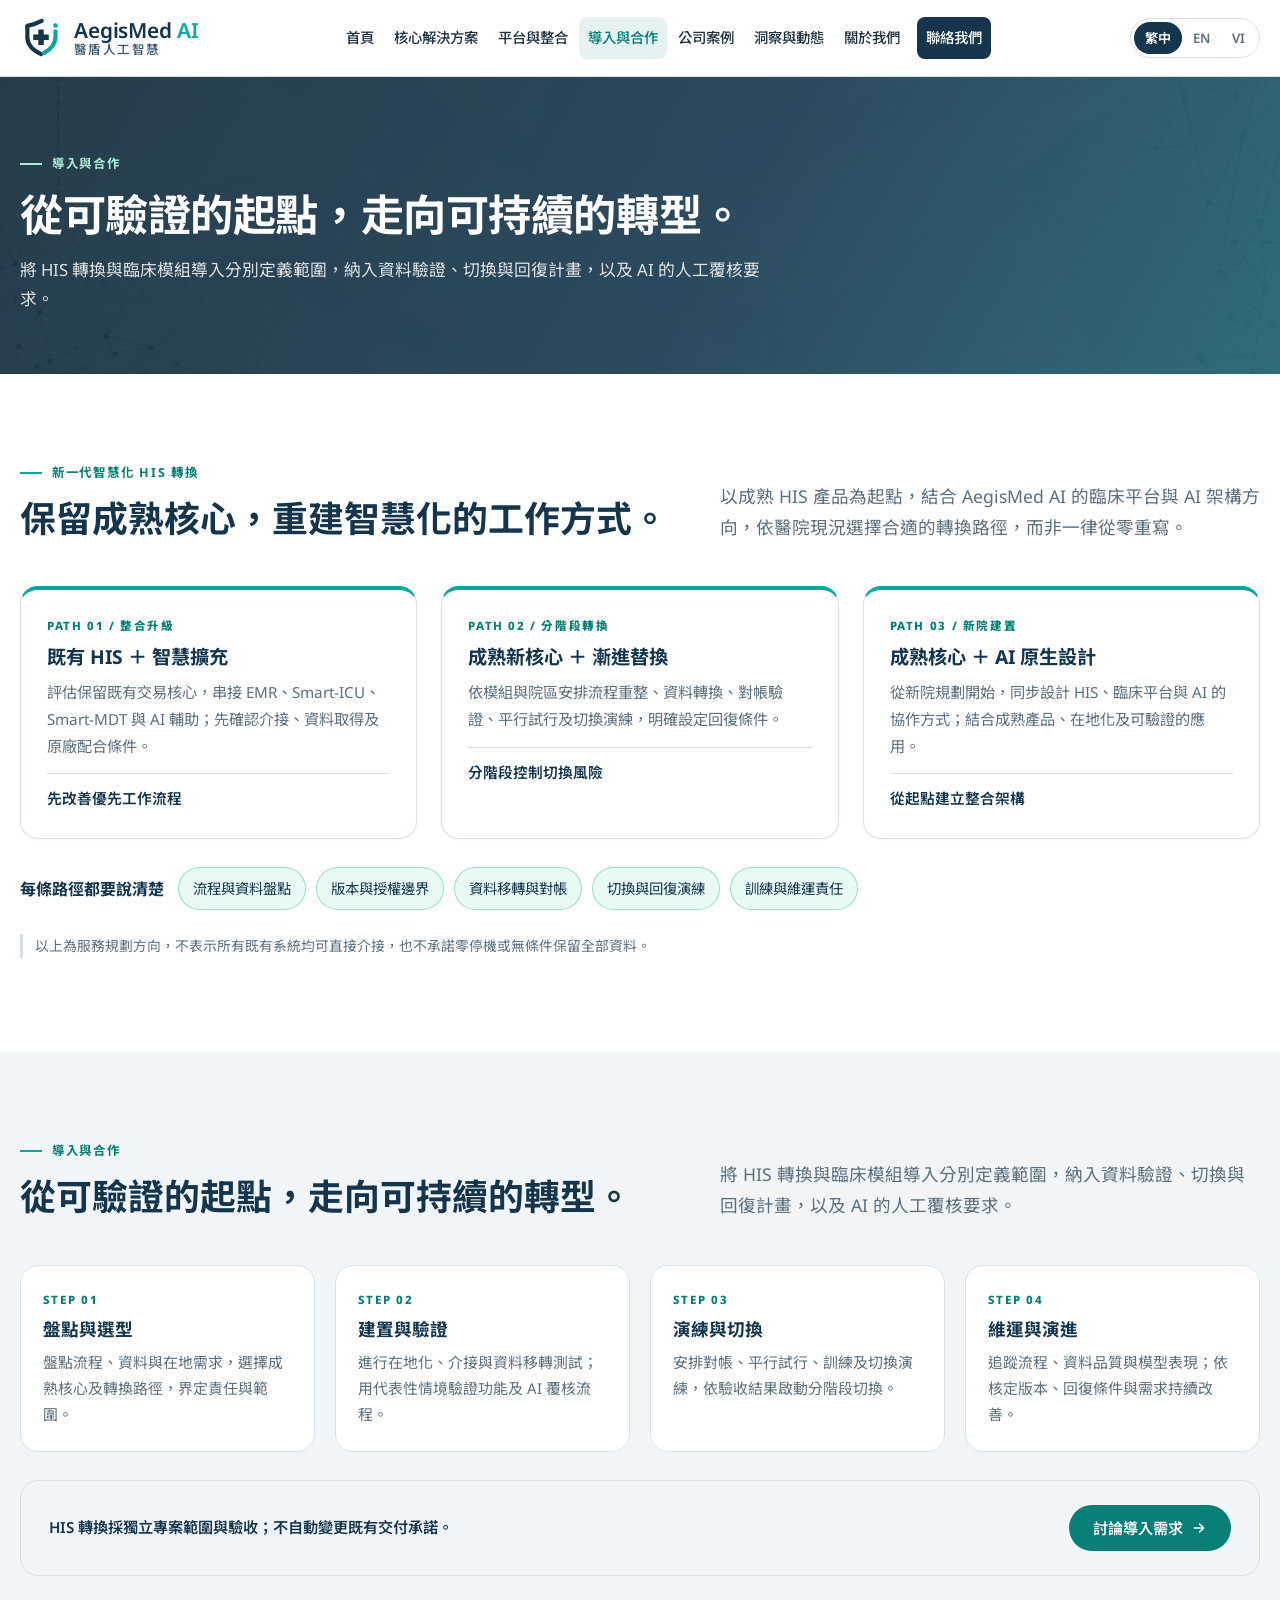
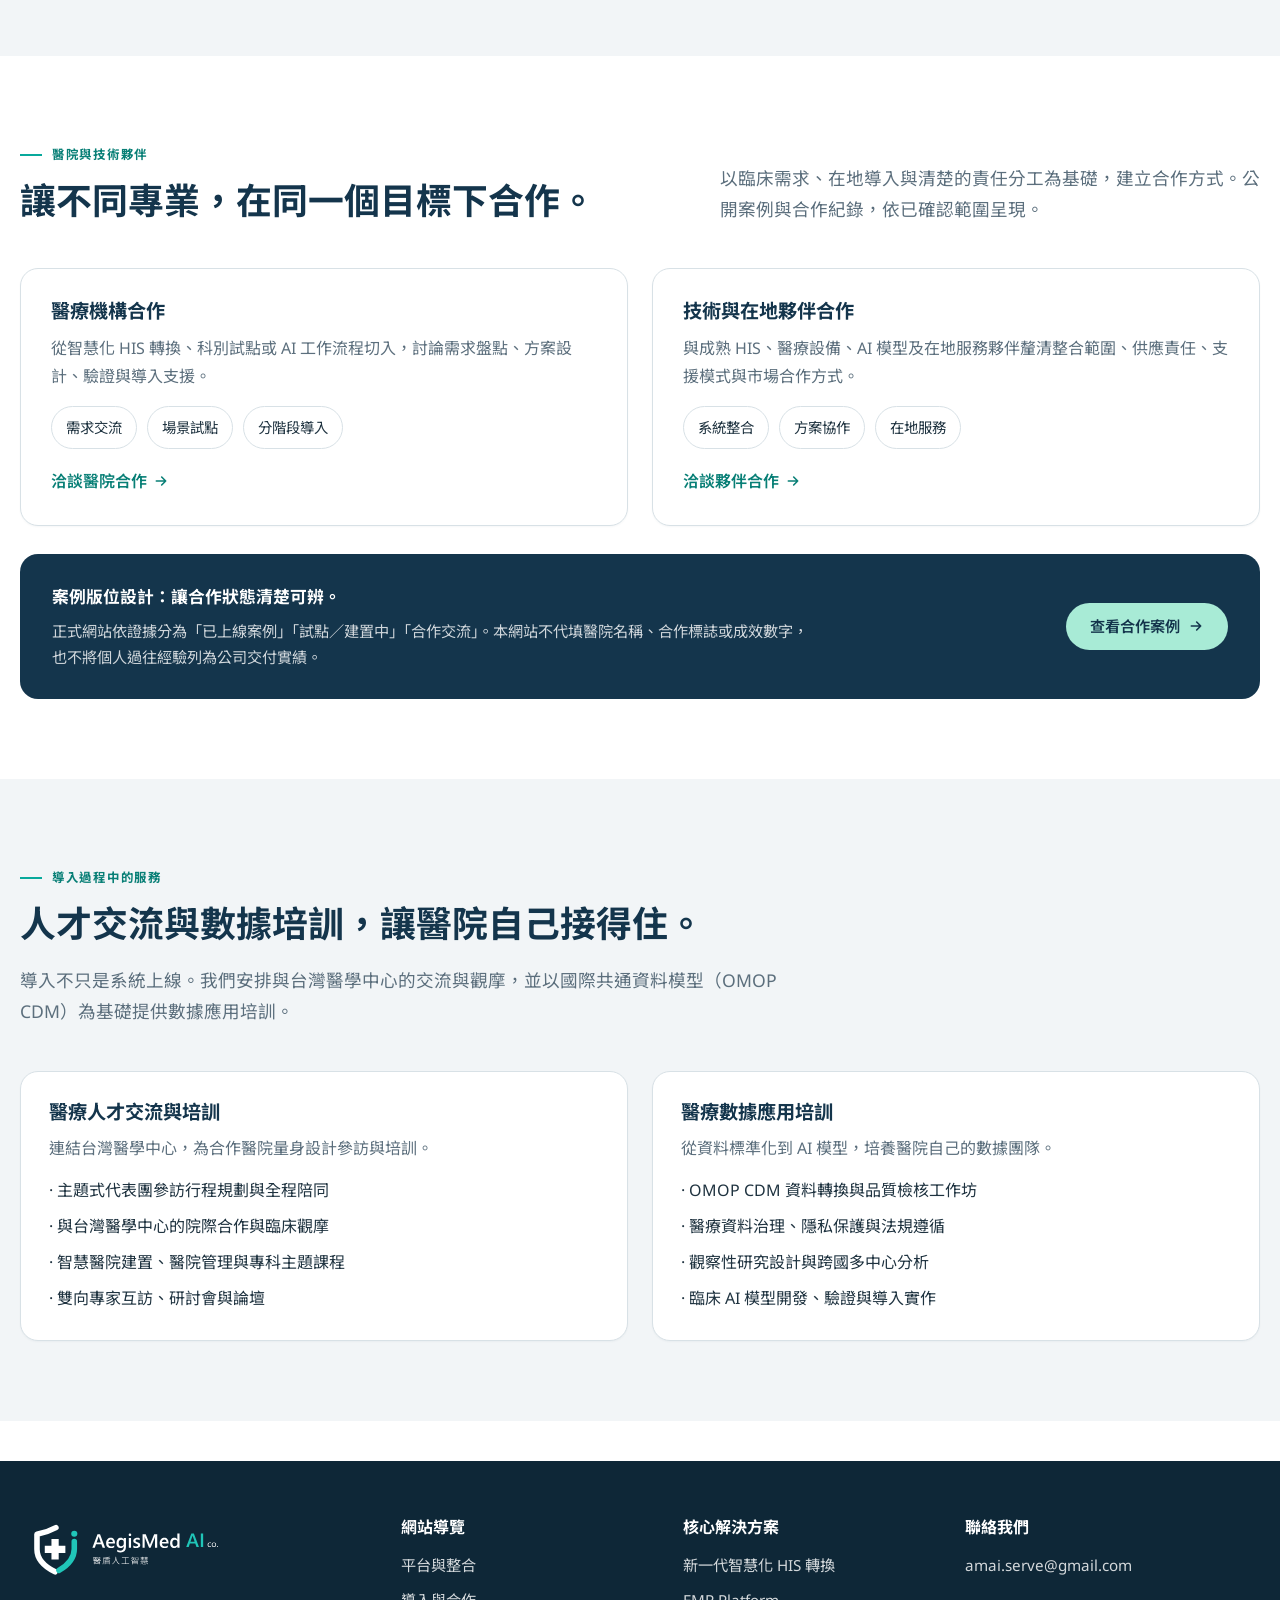
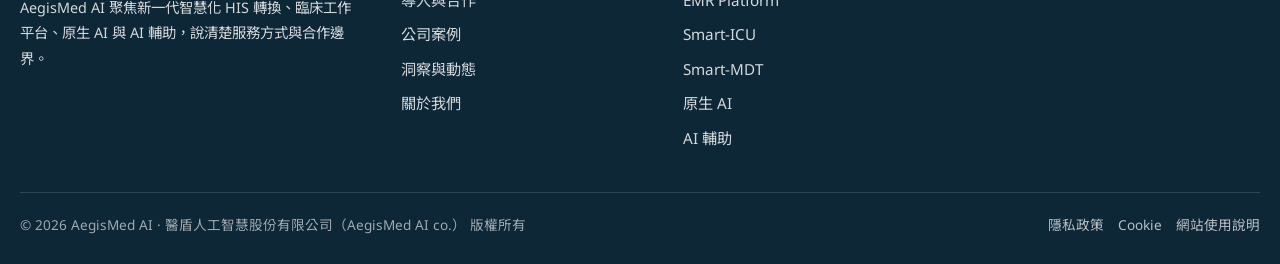
<file: cooperation.html>
<!DOCTYPE html>
<html lang="zh-Hant">
<head>
  <meta charset="utf-8">
  <meta name="viewport" content="width=device-width, initial-scale=1">
  <title data-i18n="title.cooperation">導入與合作｜AegisMed AI</title>
  <meta name="description" content="HIS 三條轉換路徑、導入四步驟、醫院與技術夥伴合作方式，以及導入過程中的人才交流與數據培訓服務。">
  <link rel="canonical" href="https://aegismedai.com/cooperation">
  <meta property="og:type" content="website">
  <meta property="og:site_name" content="AegisMed AI">
  <meta property="og:locale" content="zh_TW">
  <meta property="og:url" content="https://aegismedai.com/cooperation">
  <meta property="og:title" content="導入與合作｜AegisMed AI">
  <meta property="og:description" content="HIS 三條轉換路徑、導入四步驟、醫院與技術夥伴合作方式，以及導入過程中的人才交流與數據培訓服務。">
  <meta property="og:image" content="https://aegismedai.com/assets/img/og-image.png">
  <meta property="og:image:width" content="1200">
  <meta property="og:image:height" content="630">
  <meta name="twitter:card" content="summary_large_image">
  <link rel="icon" href="assets/img/favicon.ico?v=3" sizes="16x16 32x32 48x48">
  <link rel="icon" href="assets/img/favicon.svg?v=3" type="image/svg+xml" sizes="any">
  <link rel="apple-touch-icon" href="assets/img/apple-touch-icon.png?v=3" sizes="180x180">
  <meta name="theme-color" content="#14354C">
  <link rel="preconnect" href="https://fonts.googleapis.com">
  <link href="https://fonts.googleapis.com/css2?family=Noto+Sans:wght@400;500;600;700;800&family=Noto+Sans+TC:wght@400;500;700;800&display=swap" rel="stylesheet">
  <link rel="stylesheet" href="assets/style.css?v=15">
</head>
<body>
  <header class="site-header"></header>

  <section class="page-hero" data-render="page-hero" data-key="cooperation"></section>
  <section class="section" id="paths"><div class="container" data-render="paths"></div></section>
  <section class="section alt" id="implementation"><div class="container" data-render="implementation"></div></section>
  <section class="section" id="cooperation"><div class="container" data-render="cooperation-cards"></div></section>
  <section class="section alt" id="services"><div class="container" data-render="services"></div></section>

  <footer class="site-footer"></footer>
  <script src="assets/data.js?v=15"></script>
  <script src="assets/content.js?v=15"></script>
  <script src="assets/i18n.js?v=15"></script>
  <script src="assets/site.js?v=15"></script>
</body>
</html>
</file>
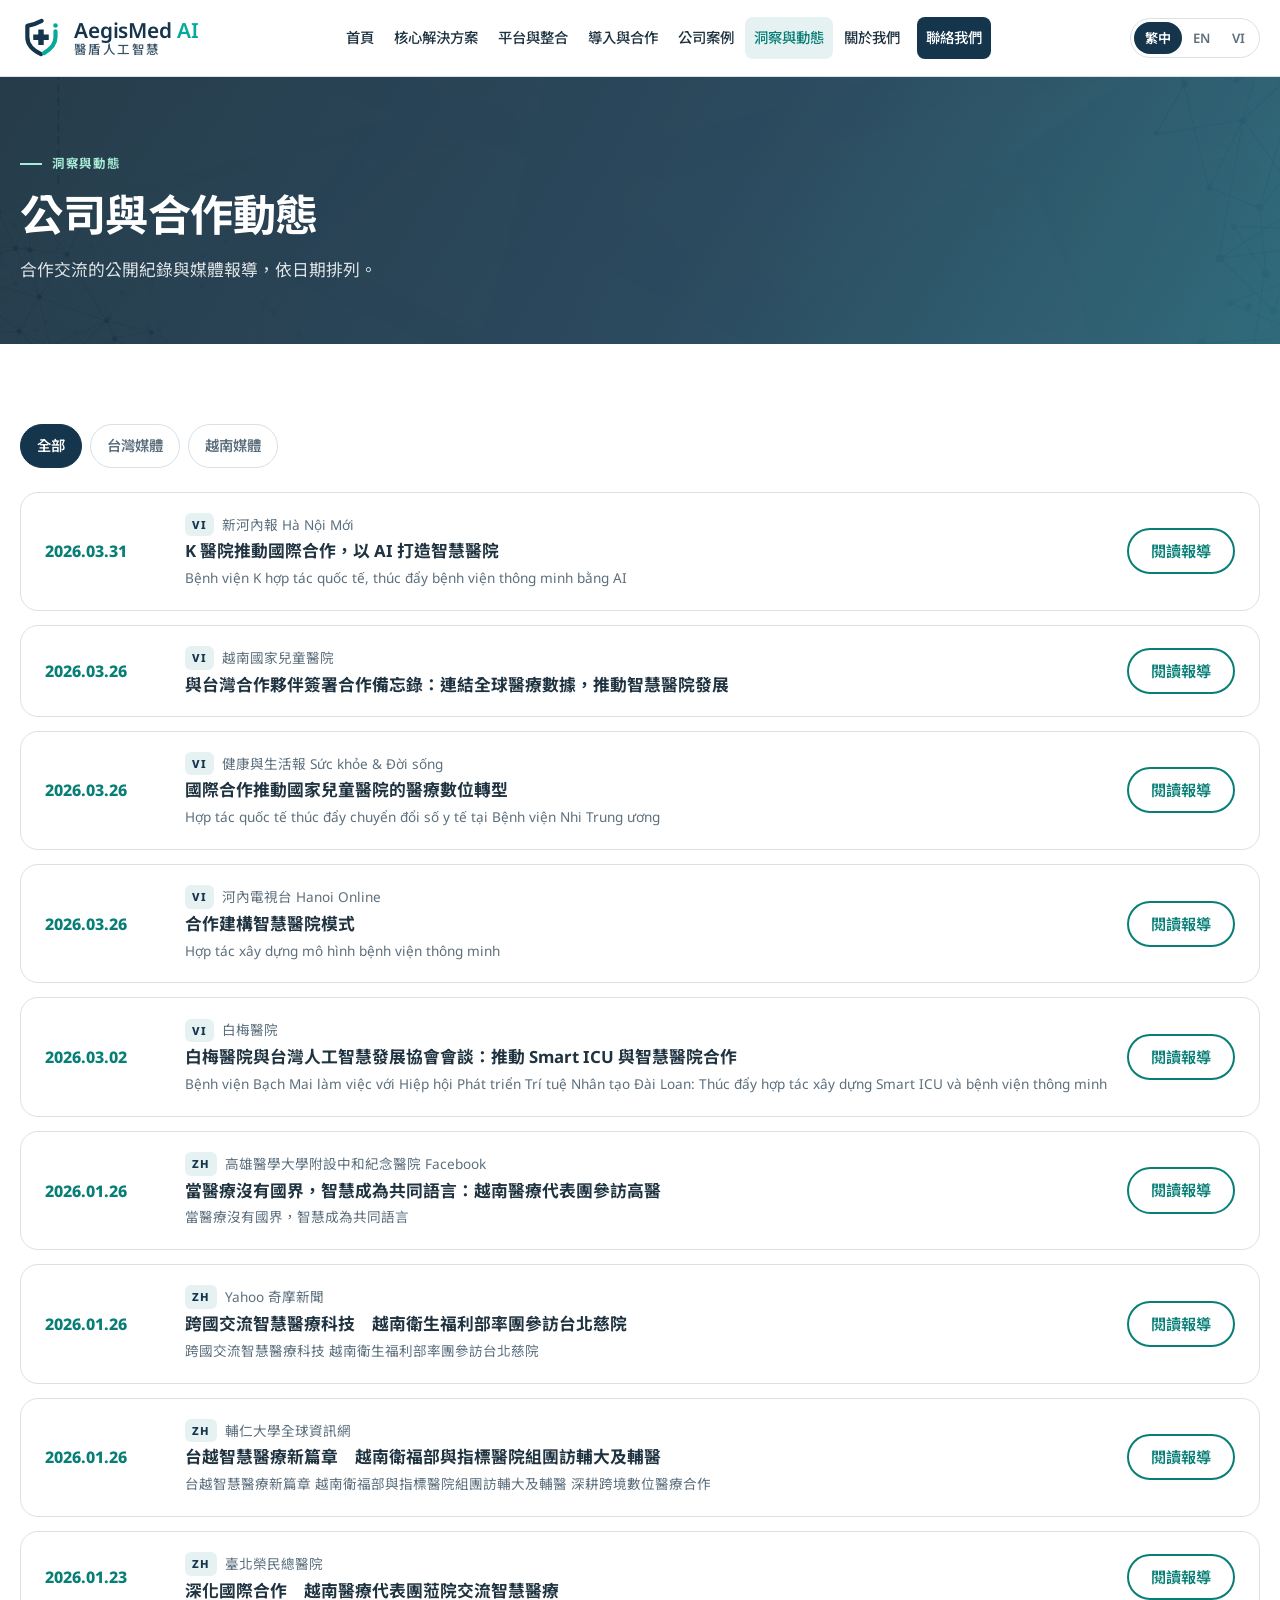
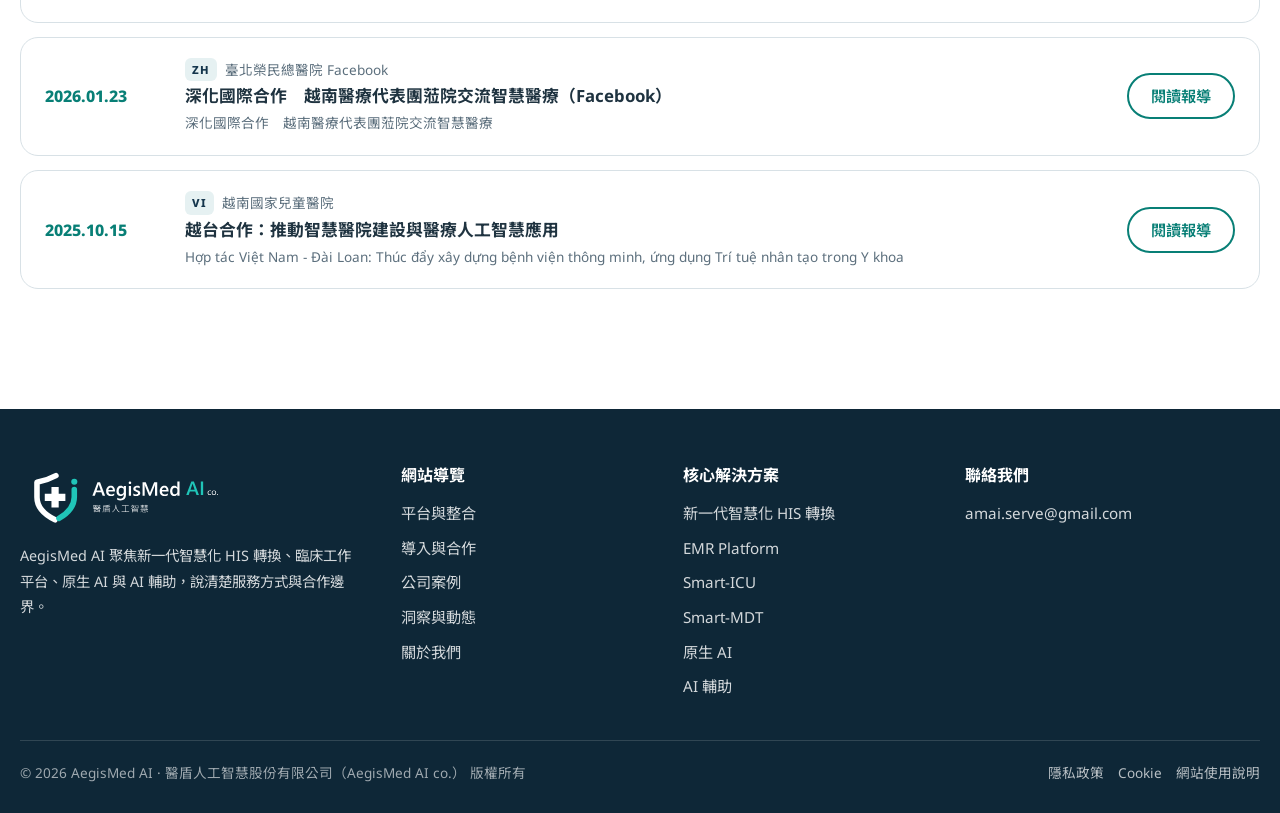
<file: news.html>
<!DOCTYPE html>
<html lang="zh-Hant">
<head>
  <meta charset="utf-8">
  <meta name="viewport" content="width=device-width, initial-scale=1">
  <title data-i18n="title.news">洞察與動態｜AegisMed AI</title>
  <meta name="description" content="公司與合作動態：台灣與越南媒體對合作交流的公開報導。">
  <link rel="canonical" href="https://aegismedai.com/news">
  <meta property="og:type" content="website">
  <meta property="og:site_name" content="AegisMed AI">
  <meta property="og:locale" content="zh_TW">
  <meta property="og:url" content="https://aegismedai.com/news">
  <meta property="og:title" content="洞察與動態｜AegisMed AI">
  <meta property="og:description" content="公司與合作動態：台灣與越南媒體對合作交流的公開報導。">
  <meta property="og:image" content="https://aegismedai.com/assets/img/og-image.png">
  <meta property="og:image:width" content="1200">
  <meta property="og:image:height" content="630">
  <meta name="twitter:card" content="summary_large_image">
  <link rel="icon" href="assets/img/favicon.ico?v=3" sizes="16x16 32x32 48x48">
  <link rel="icon" href="assets/img/favicon.svg?v=3" type="image/svg+xml" sizes="any">
  <link rel="apple-touch-icon" href="assets/img/apple-touch-icon.png?v=3" sizes="180x180">
  <meta name="theme-color" content="#14354C">
  <link rel="preconnect" href="https://fonts.googleapis.com">
  <link href="https://fonts.googleapis.com/css2?family=Noto+Sans:wght@400;500;600;700;800&family=Noto+Sans+TC:wght@400;500;700;800&display=swap" rel="stylesheet">
  <link rel="stylesheet" href="assets/style.css?v=15">
</head>
<body>
  <header class="site-header"></header>

  <section class="page-hero" data-render="page-hero" data-key="news"></section>
  <section class="section"><div class="container" data-render="news-list"></div></section>

  <footer class="site-footer"></footer>
  <script src="assets/data.js?v=15"></script>
  <script src="assets/content.js?v=15"></script>
  <script src="assets/i18n.js?v=15"></script>
  <script src="assets/site.js?v=15"></script>
</body>
</html>
</file>
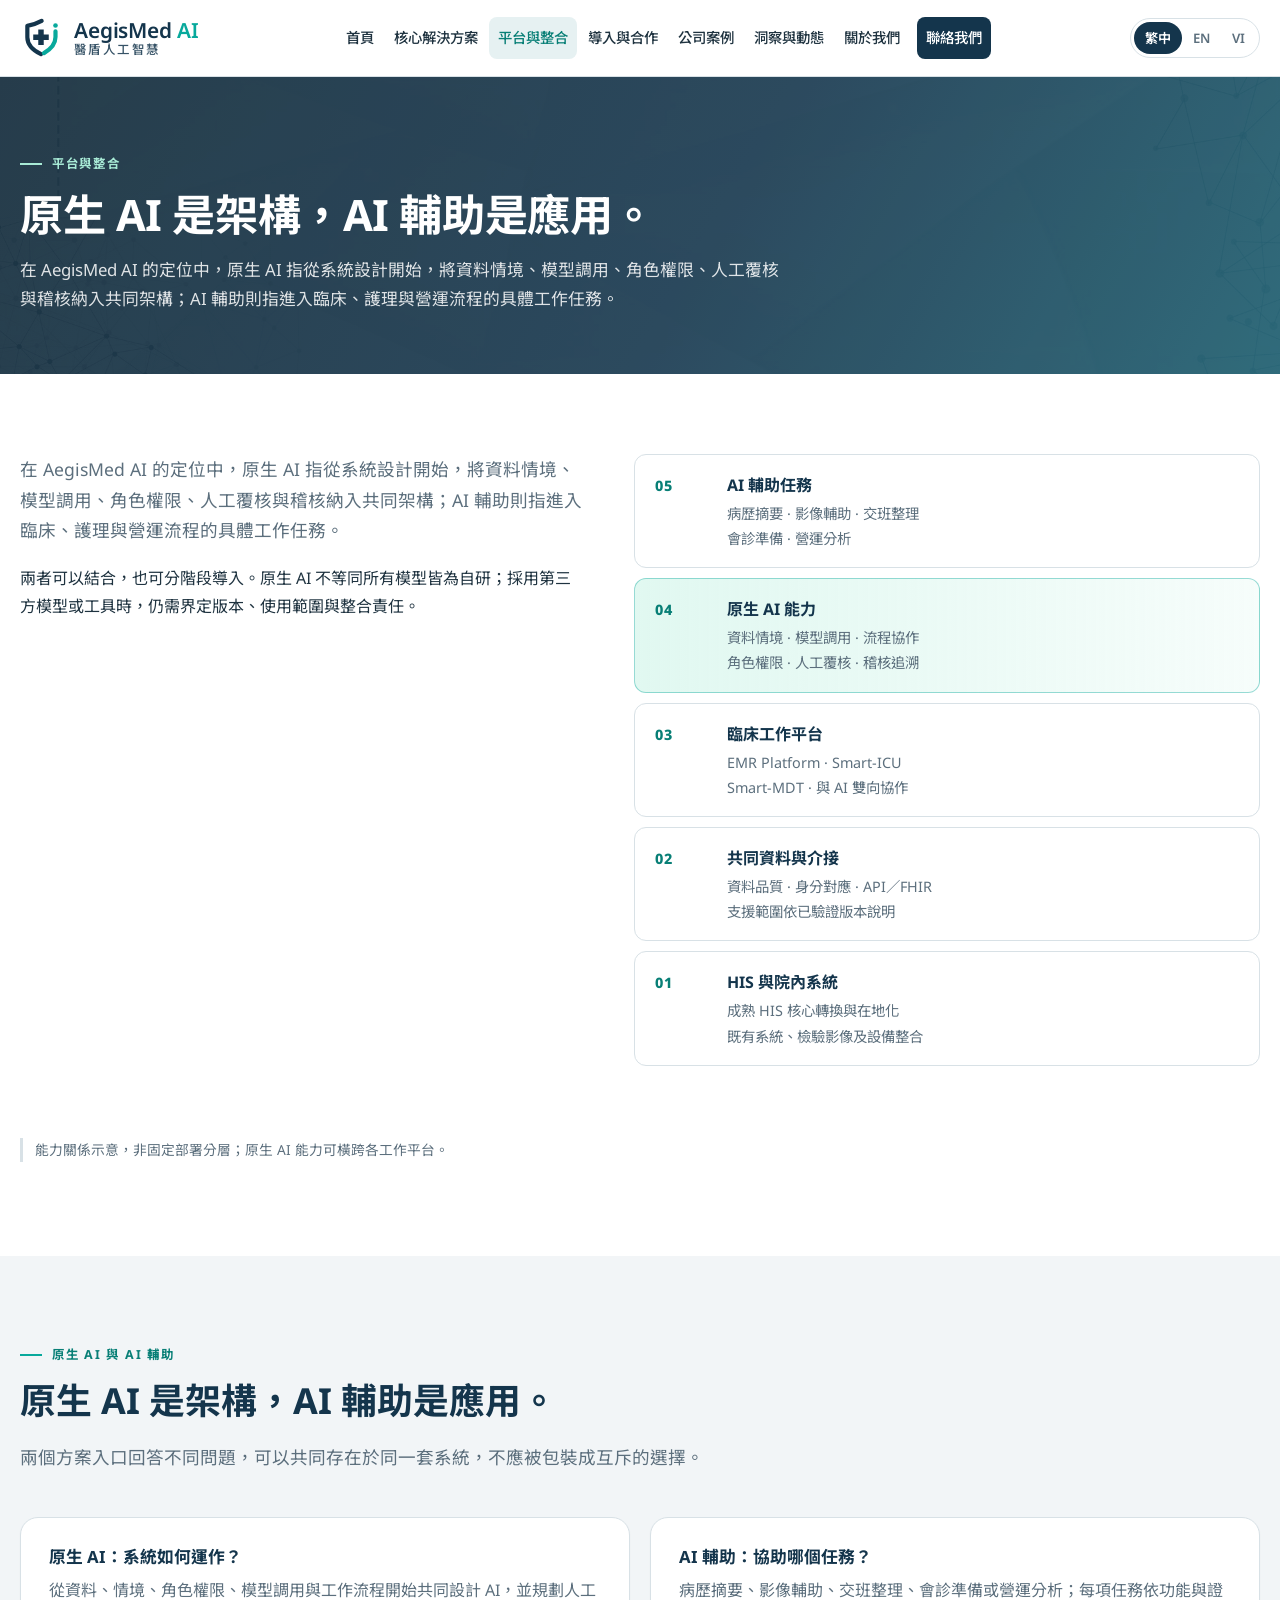
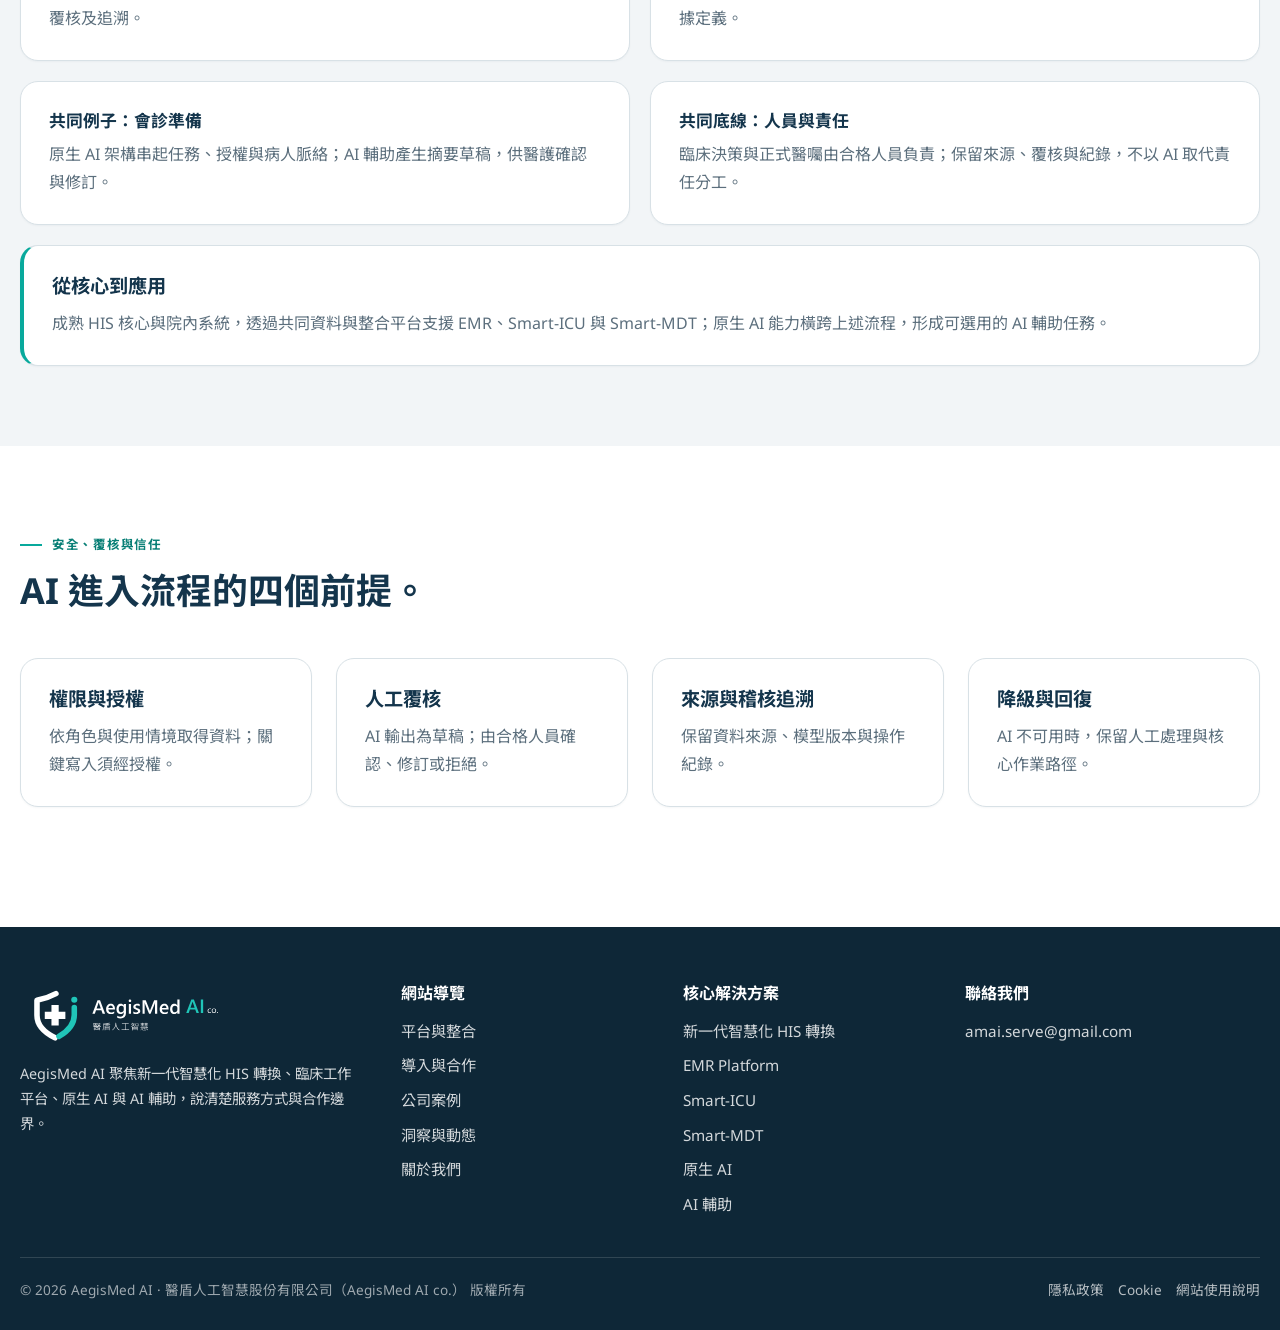
<file: platform.html>
<!DOCTYPE html>
<html lang="zh-Hant">
<head>
  <meta charset="utf-8">
  <meta name="viewport" content="width=device-width, initial-scale=1">
  <title data-i18n="title.platform">平台與整合｜AegisMed AI</title>
  <meta name="description" content="原生 AI 是架構，AI 輔助是應用：共同資料平台與互通、原生 AI 與 AI 輔助的關係、安全、覆核與信任。">
  <link rel="canonical" href="https://aegismedai.com/platform">
  <meta property="og:type" content="website">
  <meta property="og:site_name" content="AegisMed AI">
  <meta property="og:locale" content="zh_TW">
  <meta property="og:url" content="https://aegismedai.com/platform">
  <meta property="og:title" content="平台與整合｜AegisMed AI">
  <meta property="og:description" content="原生 AI 是架構，AI 輔助是應用：共同資料平台與互通、原生 AI 與 AI 輔助的關係、安全、覆核與信任。">
  <meta property="og:image" content="https://aegismedai.com/assets/img/og-image.png">
  <meta property="og:image:width" content="1200">
  <meta property="og:image:height" content="630">
  <meta name="twitter:card" content="summary_large_image">
  <link rel="icon" href="assets/img/favicon.ico?v=3" sizes="16x16 32x32 48x48">
  <link rel="icon" href="assets/img/favicon.svg?v=3" type="image/svg+xml" sizes="any">
  <link rel="apple-touch-icon" href="assets/img/apple-touch-icon.png?v=3" sizes="180x180">
  <meta name="theme-color" content="#14354C">
  <link rel="preconnect" href="https://fonts.googleapis.com">
  <link href="https://fonts.googleapis.com/css2?family=Noto+Sans:wght@400;500;600;700;800&family=Noto+Sans+TC:wght@400;500;700;800&display=swap" rel="stylesheet">
  <link rel="stylesheet" href="assets/style.css?v=15">
</head>
<body>
  <header class="site-header"></header>

  <section class="page-hero" data-render="page-hero" data-key="platform"></section>
  <section class="section"><div class="container" data-render="platform-intro"></div></section>
  <section class="section alt" id="compare"><div class="container" data-render="compare"></div></section>
  <section class="section" id="trust"><div class="container" data-render="trust"></div></section>

  <footer class="site-footer"></footer>
  <script src="assets/data.js?v=15"></script>
  <script src="assets/content.js?v=15"></script>
  <script src="assets/i18n.js?v=15"></script>
  <script src="assets/site.js?v=15"></script>
</body>
</html>
</file>
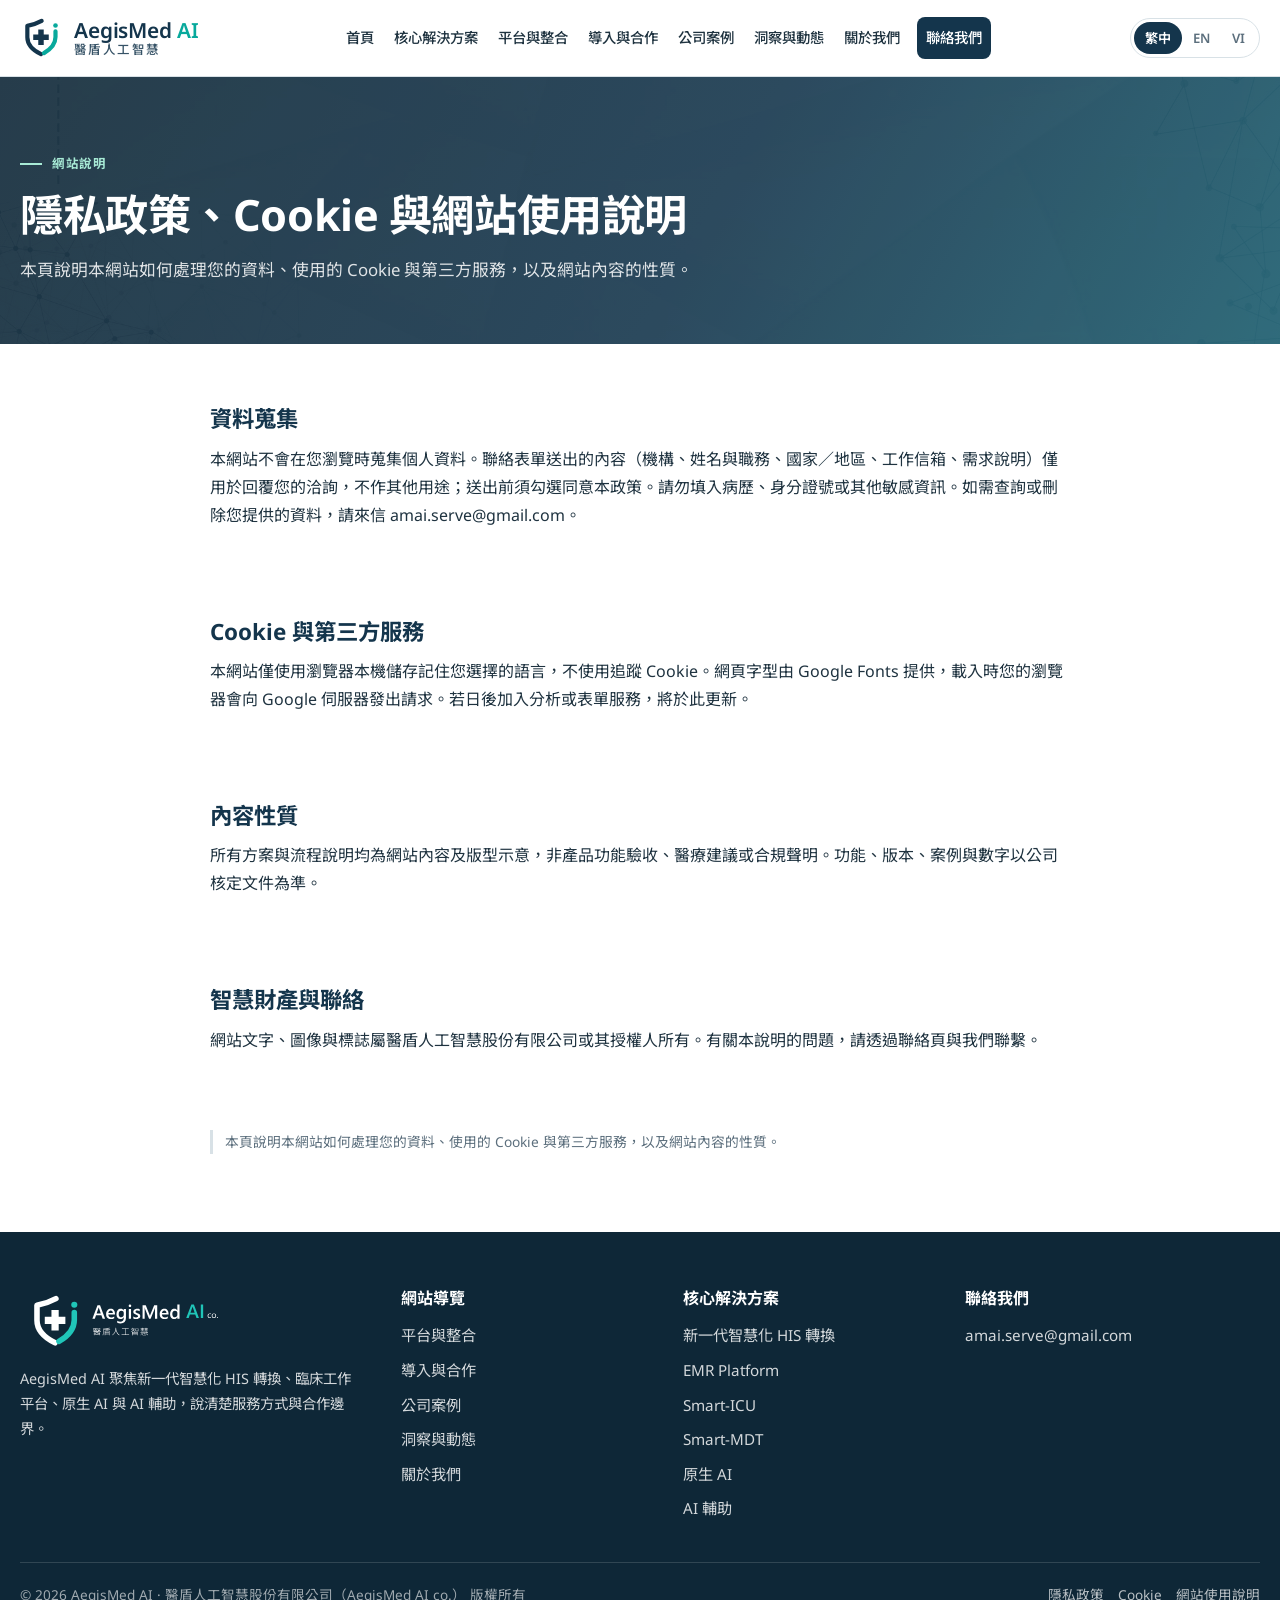
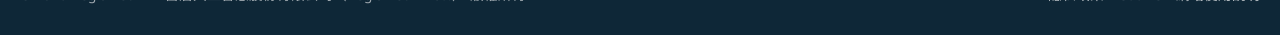
<file: privacy.html>
<!DOCTYPE html>
<html lang="zh-Hant">
<head>
  <meta charset="utf-8">
  <meta name="viewport" content="width=device-width, initial-scale=1">
  <title data-i18n="title.privacy">隱私政策與網站使用說明｜AegisMed AI</title>
  <meta name="description" content="隱私政策、Cookie 與網站使用說明。">
  <link rel="canonical" href="https://aegismedai.com/privacy">
  <meta property="og:type" content="website">
  <meta property="og:site_name" content="AegisMed AI">
  <meta property="og:locale" content="zh_TW">
  <meta property="og:url" content="https://aegismedai.com/privacy">
  <meta property="og:title" content="隱私政策與網站使用說明｜AegisMed AI">
  <meta property="og:description" content="隱私政策、Cookie 與網站使用說明。">
  <meta property="og:image" content="https://aegismedai.com/assets/img/og-image.png">
  <meta property="og:image:width" content="1200">
  <meta property="og:image:height" content="630">
  <meta name="twitter:card" content="summary_large_image">
  <link rel="icon" href="assets/img/favicon.ico?v=3" sizes="16x16 32x32 48x48">
  <link rel="icon" href="assets/img/favicon.svg?v=3" type="image/svg+xml" sizes="any">
  <link rel="apple-touch-icon" href="assets/img/apple-touch-icon.png?v=3" sizes="180x180">
  <meta name="theme-color" content="#14354C">
  <link rel="preconnect" href="https://fonts.googleapis.com">
  <link href="https://fonts.googleapis.com/css2?family=Noto+Sans:wght@400;500;600;700;800&family=Noto+Sans+TC:wght@400;500;700;800&display=swap" rel="stylesheet">
  <link rel="stylesheet" href="assets/style.css?v=15">
</head>
<body>
  <header class="site-header"></header>

  <section class="page-hero" data-render="page-hero" data-key="privacy"></section>
  <div data-render="privacy" style="padding:24px 0"></div>

  <footer class="site-footer"></footer>
  <script src="assets/data.js?v=15"></script>
  <script src="assets/content.js?v=15"></script>
  <script src="assets/i18n.js?v=15"></script>
  <script src="assets/site.js?v=15"></script>
</body>
</html>
</file>
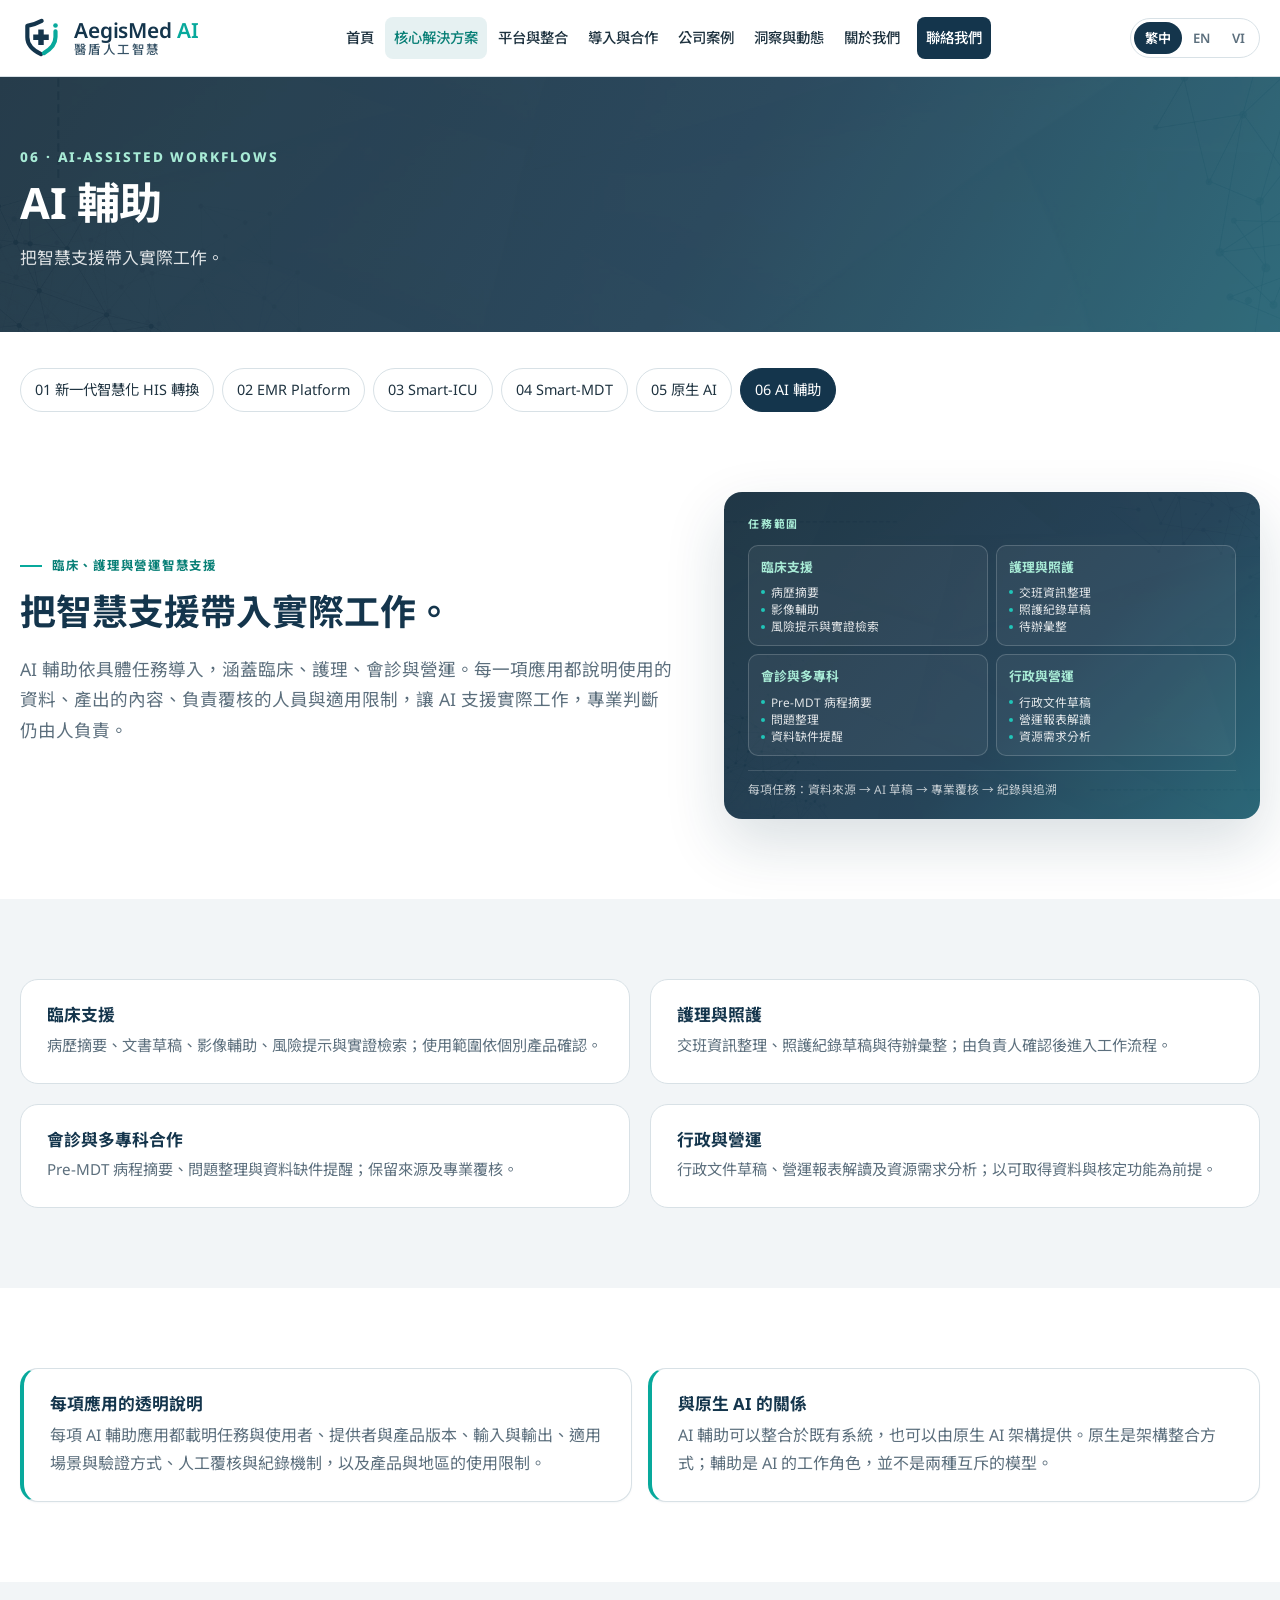
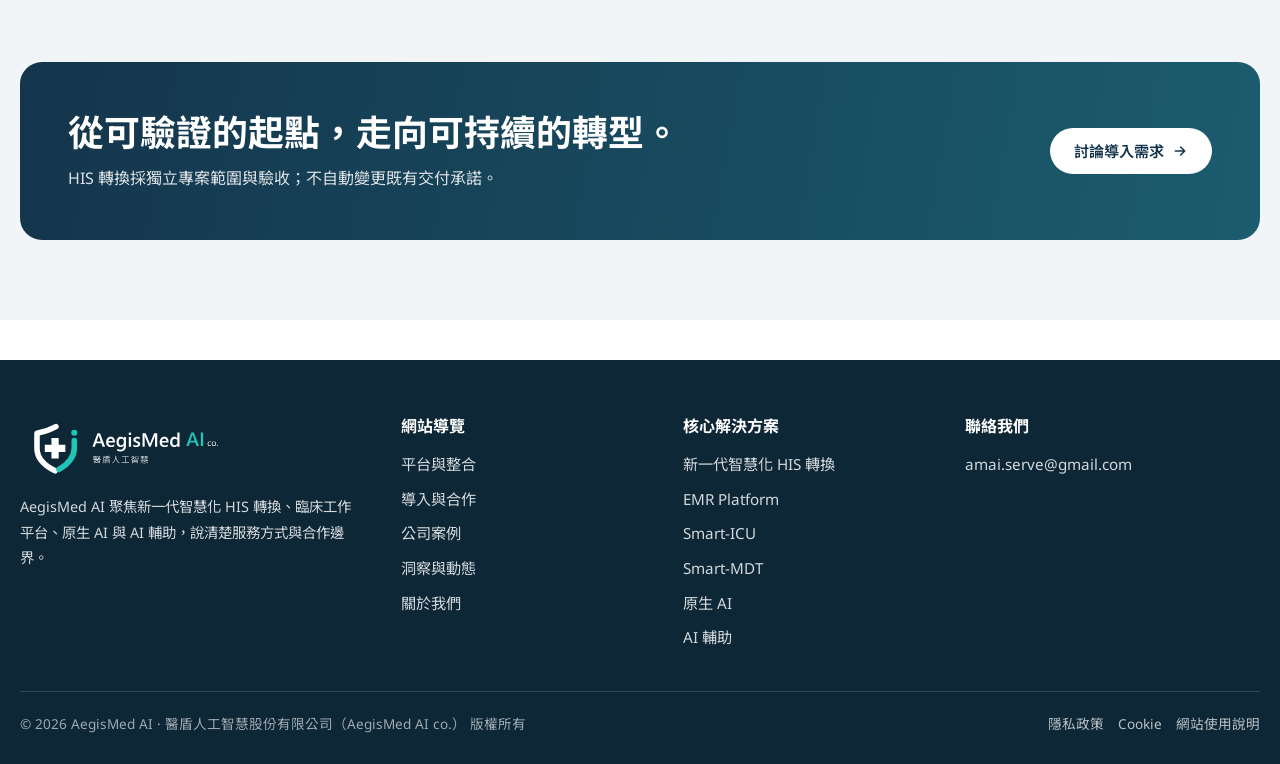
<file: solution-ai-assist.html>
<!DOCTYPE html>
<html lang="zh-Hant">
<head>
  <meta charset="utf-8">
  <meta name="viewport" content="width=device-width, initial-scale=1">
  <title data-i18n="title.solutions">AI 輔助｜AegisMed AI</title>
  <meta name="description" content="AI 輔助：AegisMed AI 核心解決方案。">
  <link rel="canonical" href="https://aegismedai.com/solution-ai-assist">
  <meta property="og:type" content="website">
  <meta property="og:site_name" content="AegisMed AI">
  <meta property="og:locale" content="zh_TW">
  <meta property="og:url" content="https://aegismedai.com/solution-ai-assist">
  <meta property="og:title" content="AI 輔助｜AegisMed AI">
  <meta property="og:description" content="AI 輔助：AegisMed AI 核心解決方案。">
  <meta property="og:image" content="https://aegismedai.com/assets/img/og-image.png">
  <meta property="og:image:width" content="1200">
  <meta property="og:image:height" content="630">
  <meta name="twitter:card" content="summary_large_image">
  <link rel="icon" href="assets/img/favicon.ico?v=3" sizes="16x16 32x32 48x48">
  <link rel="icon" href="assets/img/favicon.svg?v=3" type="image/svg+xml" sizes="any">
  <link rel="apple-touch-icon" href="assets/img/apple-touch-icon.png?v=3" sizes="180x180">
  <meta name="theme-color" content="#14354C">
  <link rel="preconnect" href="https://fonts.googleapis.com">
  <link href="https://fonts.googleapis.com/css2?family=Noto+Sans:wght@400;500;600;700;800&family=Noto+Sans+TC:wght@400;500;700;800&display=swap" rel="stylesheet">
  <link rel="stylesheet" href="assets/style.css?v=15">
</head>
<body>
  <header class="site-header"></header>

  <main data-render="solution" data-id="ai"></main>

  <footer class="site-footer"></footer>
  <script src="assets/data.js?v=15"></script>
  <script src="assets/content.js?v=15"></script>
  <script src="assets/i18n.js?v=15"></script>
  <script src="assets/site.js?v=15"></script>
</body>
</html>
</file>
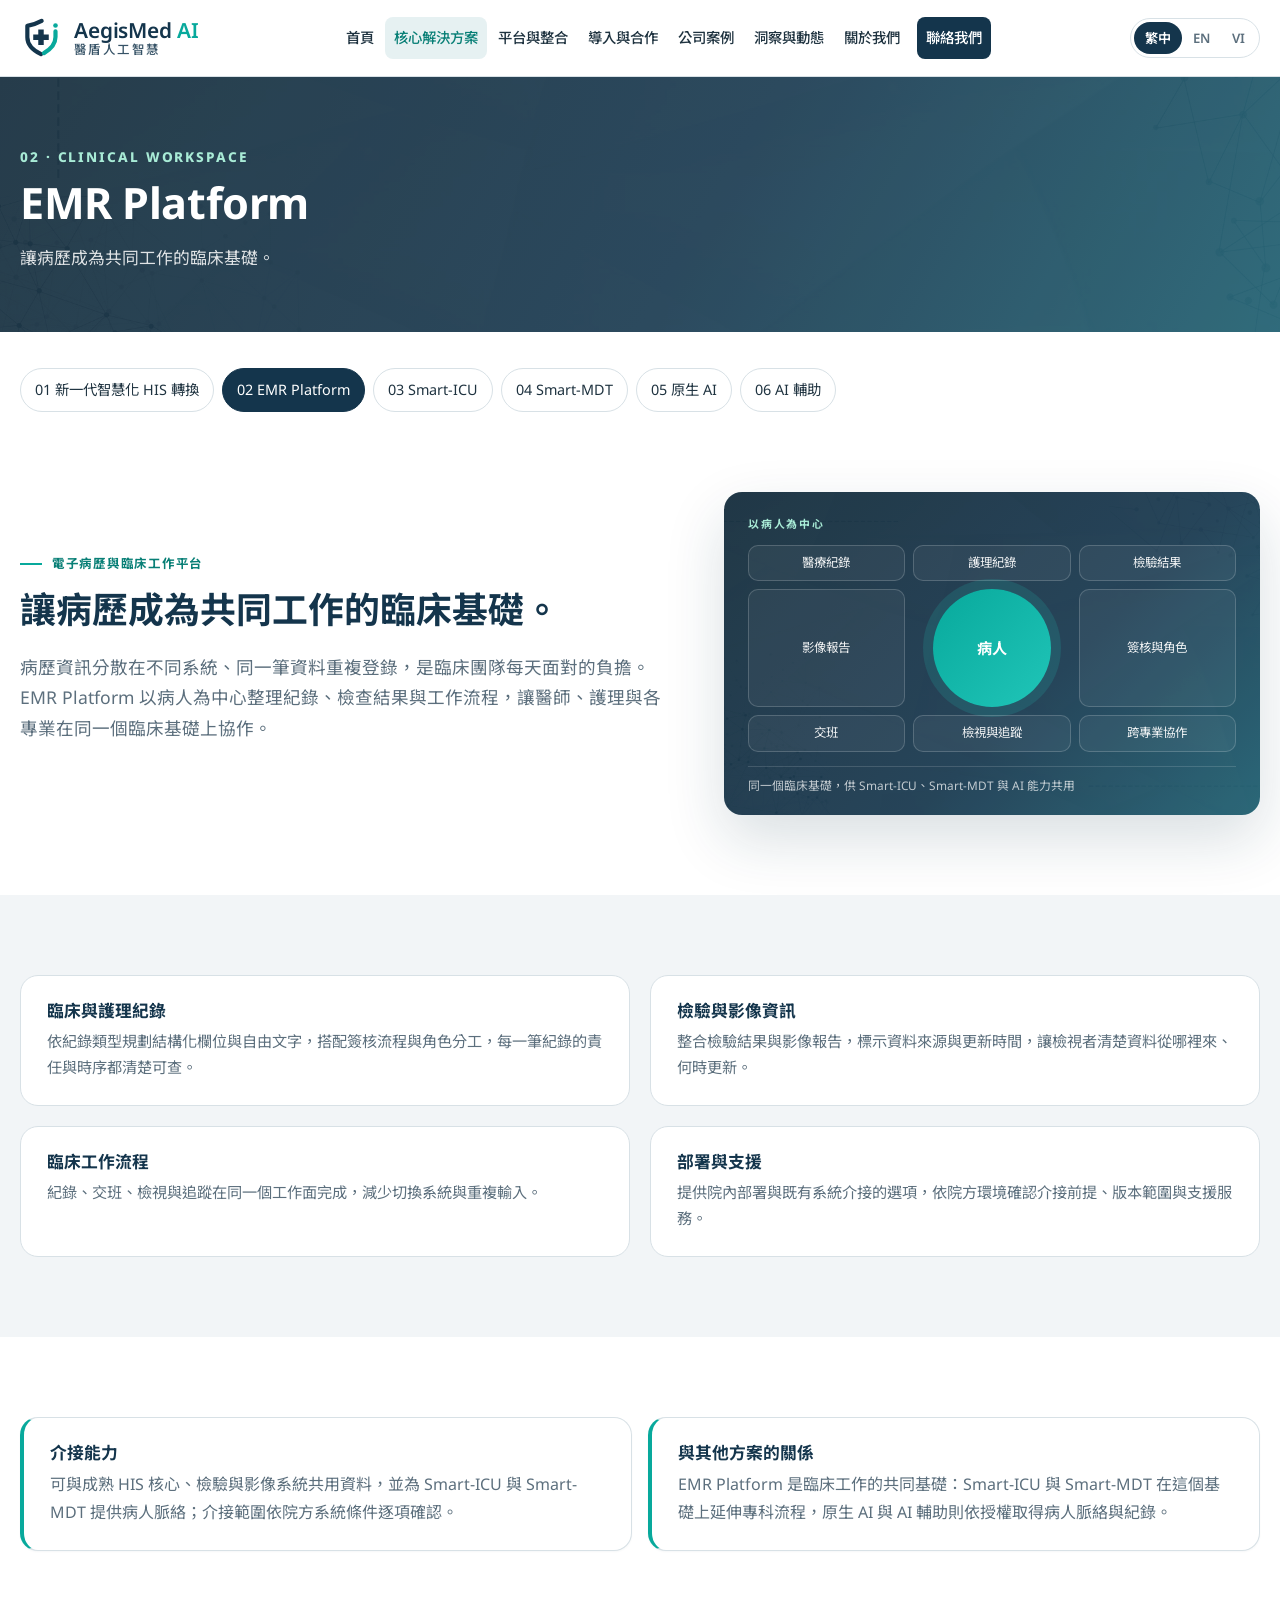
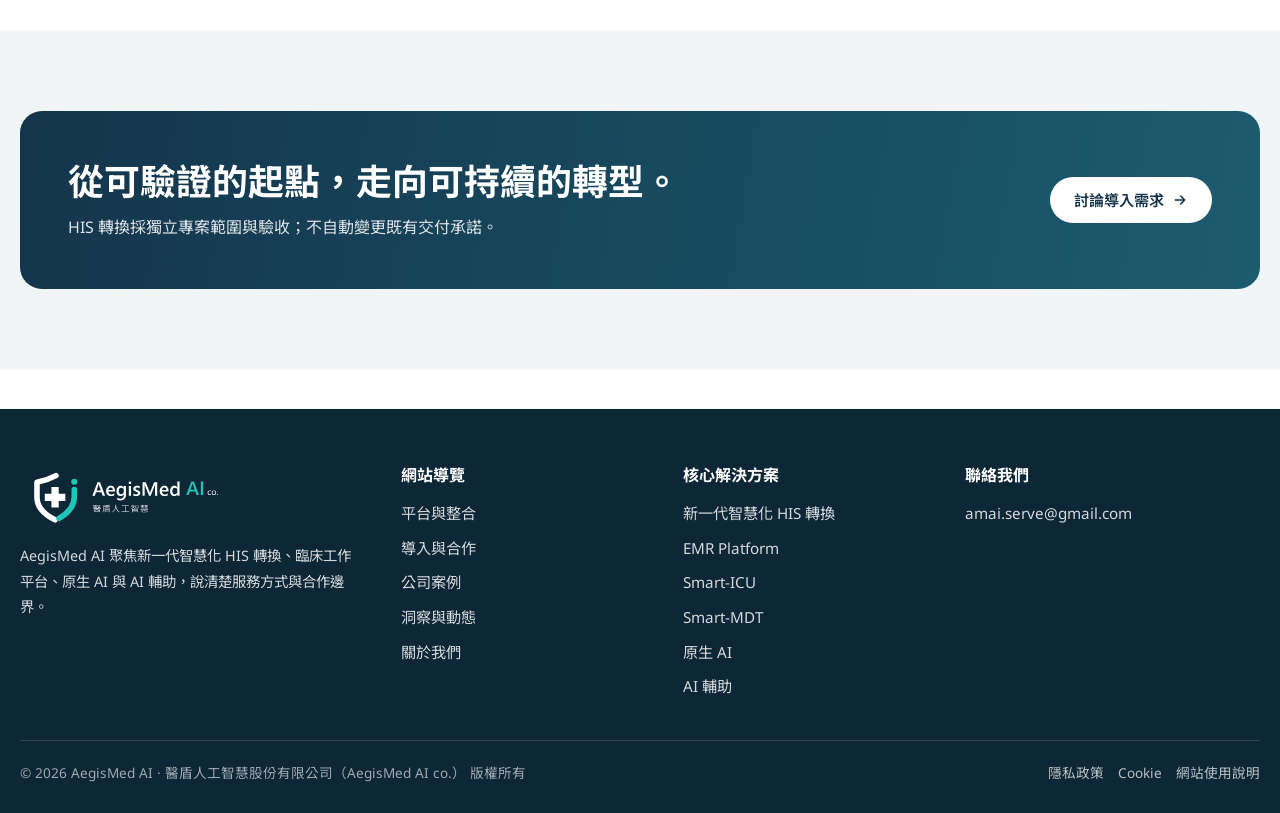
<file: solution-emr.html>
<!DOCTYPE html>
<html lang="zh-Hant">
<head>
  <meta charset="utf-8">
  <meta name="viewport" content="width=device-width, initial-scale=1">
  <title data-i18n="title.solutions">EMR Platform｜AegisMed AI</title>
  <meta name="description" content="EMR Platform：AegisMed AI 核心解決方案。">
  <link rel="canonical" href="https://aegismedai.com/solution-emr">
  <meta property="og:type" content="website">
  <meta property="og:site_name" content="AegisMed AI">
  <meta property="og:locale" content="zh_TW">
  <meta property="og:url" content="https://aegismedai.com/solution-emr">
  <meta property="og:title" content="EMR Platform｜AegisMed AI">
  <meta property="og:description" content="EMR Platform：AegisMed AI 核心解決方案。">
  <meta property="og:image" content="https://aegismedai.com/assets/img/og-image.png">
  <meta property="og:image:width" content="1200">
  <meta property="og:image:height" content="630">
  <meta name="twitter:card" content="summary_large_image">
  <link rel="icon" href="assets/img/favicon.ico?v=3" sizes="16x16 32x32 48x48">
  <link rel="icon" href="assets/img/favicon.svg?v=3" type="image/svg+xml" sizes="any">
  <link rel="apple-touch-icon" href="assets/img/apple-touch-icon.png?v=3" sizes="180x180">
  <meta name="theme-color" content="#14354C">
  <link rel="preconnect" href="https://fonts.googleapis.com">
  <link href="https://fonts.googleapis.com/css2?family=Noto+Sans:wght@400;500;600;700;800&family=Noto+Sans+TC:wght@400;500;700;800&display=swap" rel="stylesheet">
  <link rel="stylesheet" href="assets/style.css?v=15">
</head>
<body>
  <header class="site-header"></header>

  <main data-render="solution" data-id="emr"></main>

  <footer class="site-footer"></footer>
  <script src="assets/data.js?v=15"></script>
  <script src="assets/content.js?v=15"></script>
  <script src="assets/i18n.js?v=15"></script>
  <script src="assets/site.js?v=15"></script>
</body>
</html>
</file>
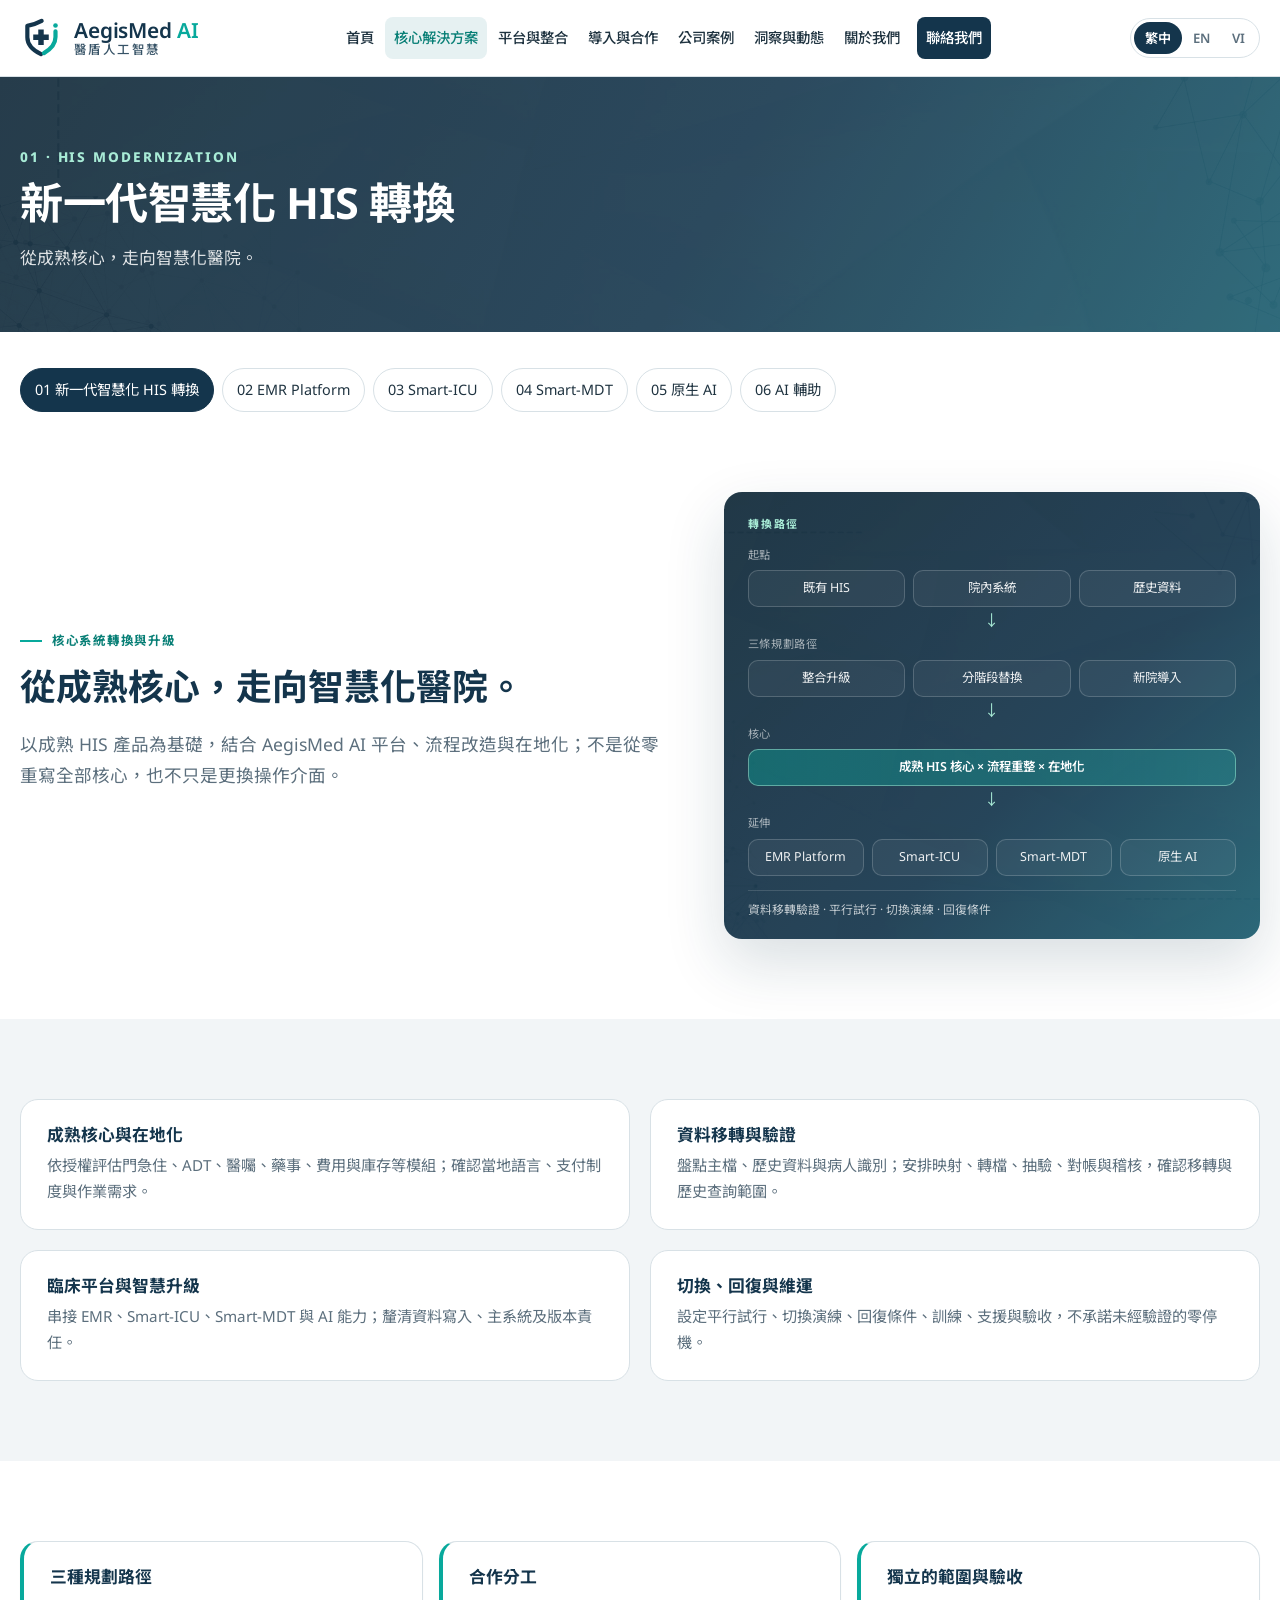
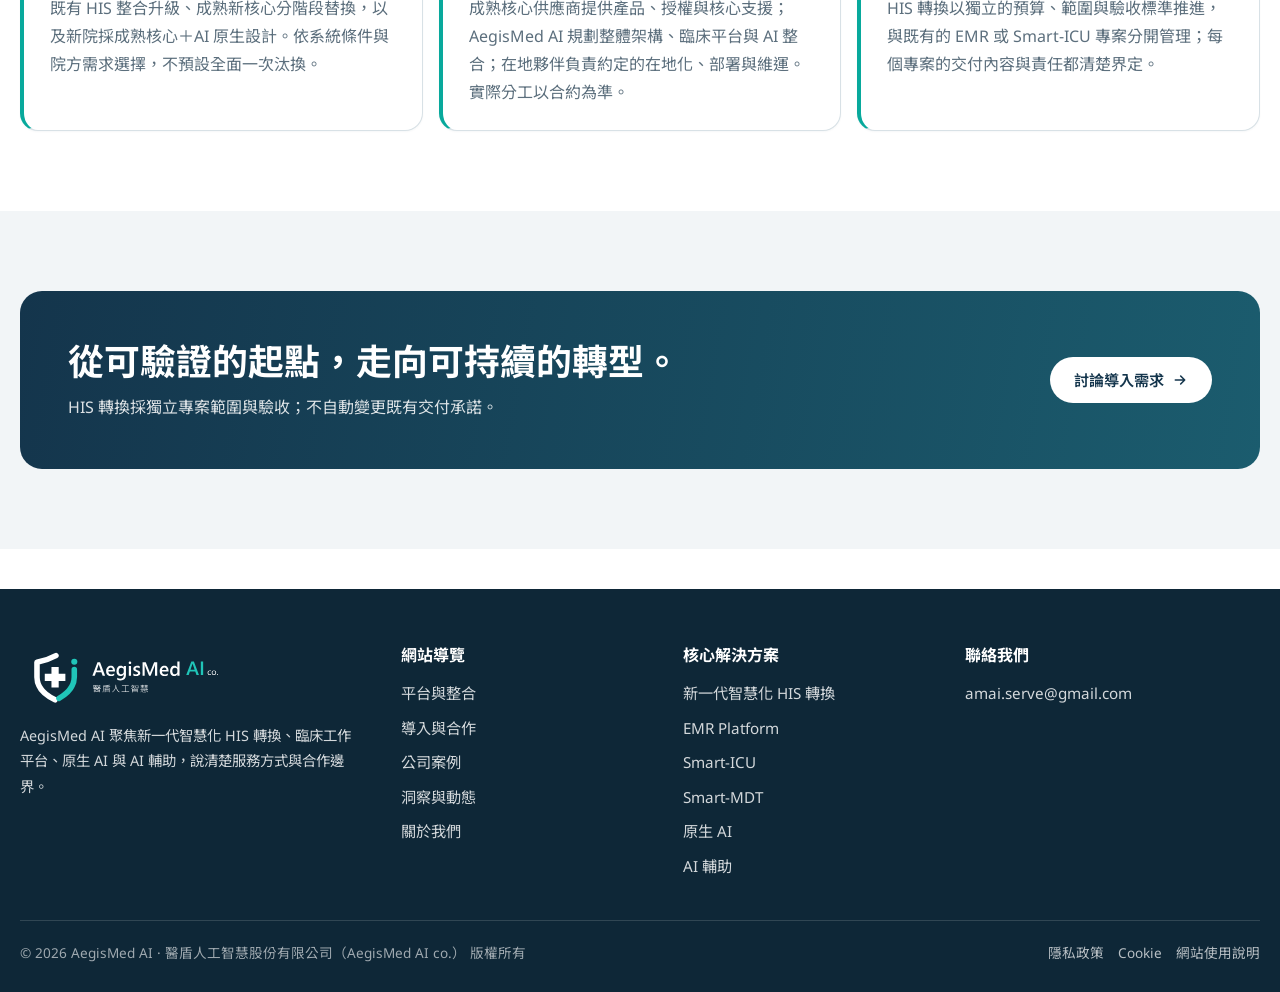
<file: solution-his.html>
<!DOCTYPE html>
<html lang="zh-Hant">
<head>
  <meta charset="utf-8">
  <meta name="viewport" content="width=device-width, initial-scale=1">
  <title data-i18n="title.solutions">新一代智慧化 HIS 轉換｜AegisMed AI</title>
  <meta name="description" content="新一代智慧化 HIS 轉換：AegisMed AI 核心解決方案。">
  <link rel="canonical" href="https://aegismedai.com/solution-his">
  <meta property="og:type" content="website">
  <meta property="og:site_name" content="AegisMed AI">
  <meta property="og:locale" content="zh_TW">
  <meta property="og:url" content="https://aegismedai.com/solution-his">
  <meta property="og:title" content="新一代智慧化 HIS 轉換｜AegisMed AI">
  <meta property="og:description" content="新一代智慧化 HIS 轉換：AegisMed AI 核心解決方案。">
  <meta property="og:image" content="https://aegismedai.com/assets/img/og-image.png">
  <meta property="og:image:width" content="1200">
  <meta property="og:image:height" content="630">
  <meta name="twitter:card" content="summary_large_image">
  <link rel="icon" href="assets/img/favicon.ico?v=3" sizes="16x16 32x32 48x48">
  <link rel="icon" href="assets/img/favicon.svg?v=3" type="image/svg+xml" sizes="any">
  <link rel="apple-touch-icon" href="assets/img/apple-touch-icon.png?v=3" sizes="180x180">
  <meta name="theme-color" content="#14354C">
  <link rel="preconnect" href="https://fonts.googleapis.com">
  <link href="https://fonts.googleapis.com/css2?family=Noto+Sans:wght@400;500;600;700;800&family=Noto+Sans+TC:wght@400;500;700;800&display=swap" rel="stylesheet">
  <link rel="stylesheet" href="assets/style.css?v=15">
</head>
<body>
  <header class="site-header"></header>

  <main data-render="solution" data-id="his"></main>

  <footer class="site-footer"></footer>
  <script src="assets/data.js?v=15"></script>
  <script src="assets/content.js?v=15"></script>
  <script src="assets/i18n.js?v=15"></script>
  <script src="assets/site.js?v=15"></script>
</body>
</html>
</file>
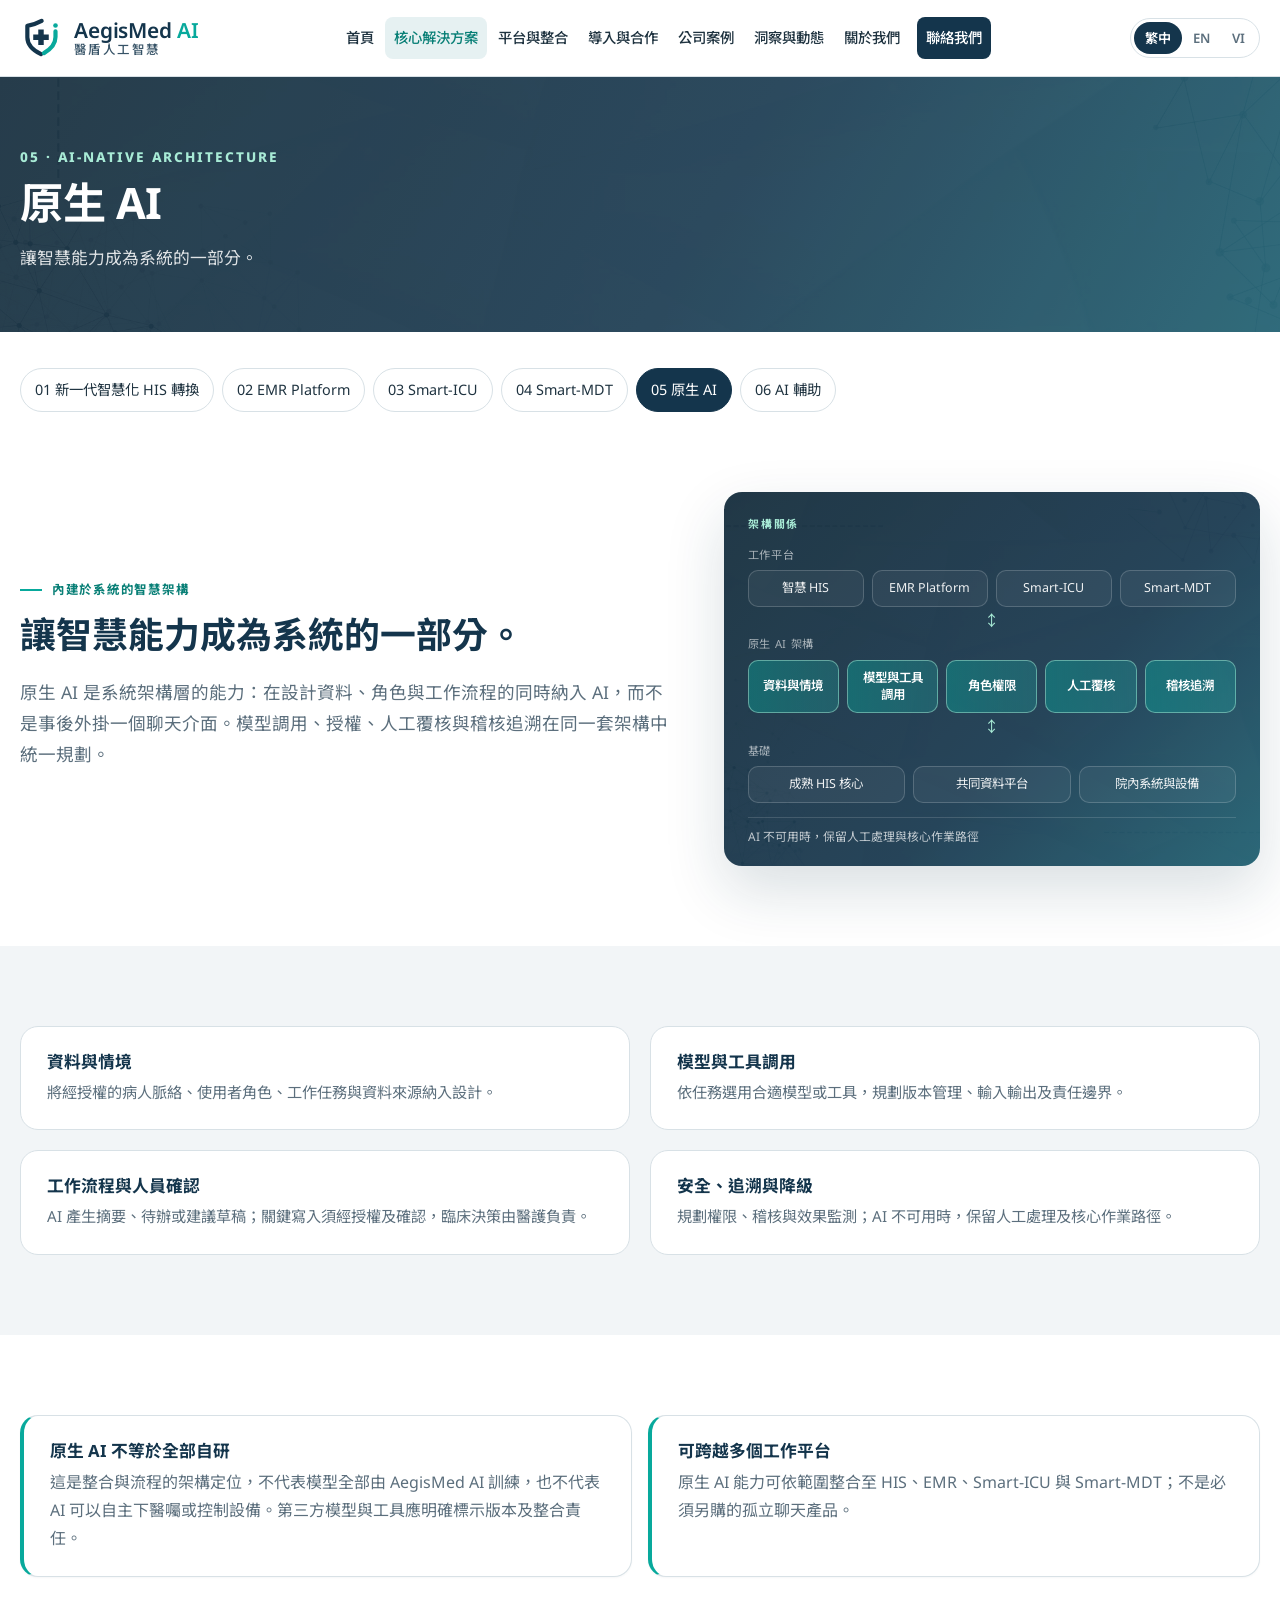
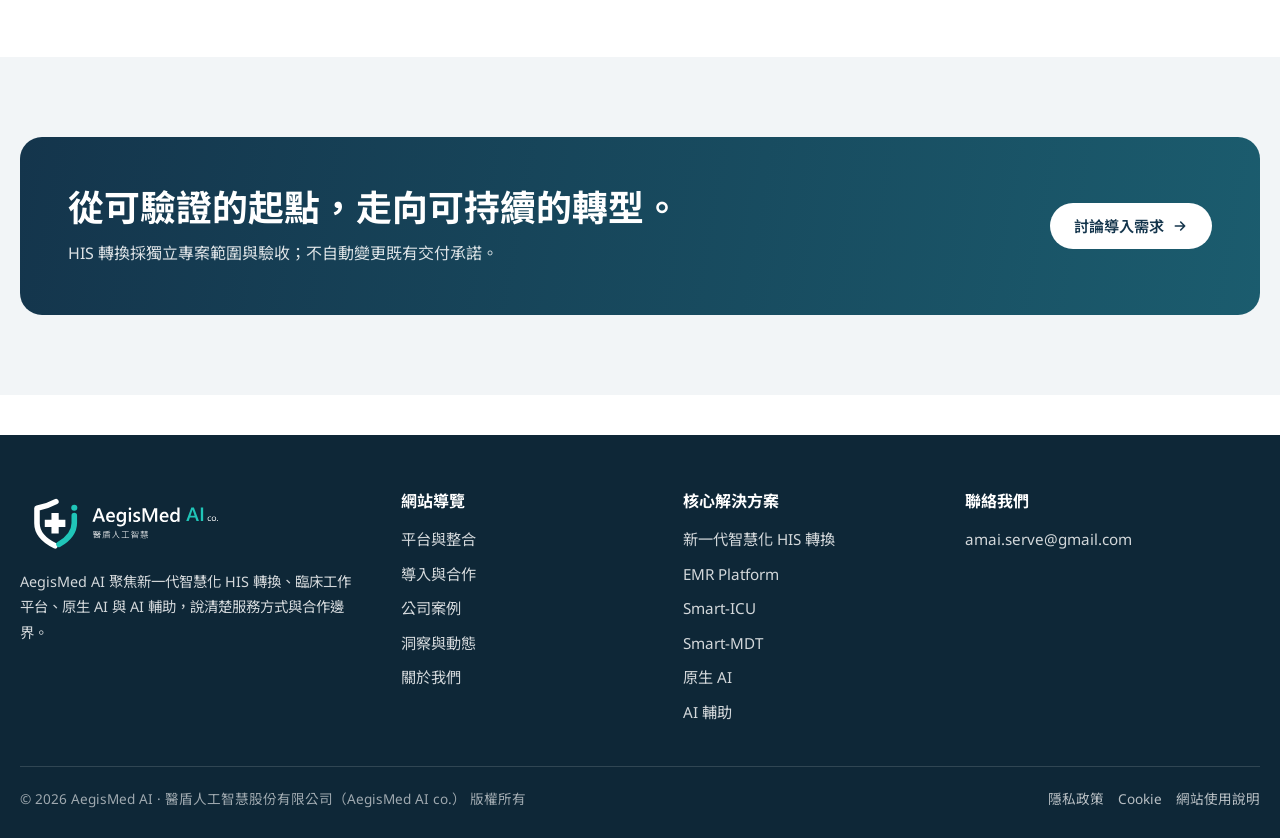
<file: solution-native-ai.html>
<!DOCTYPE html>
<html lang="zh-Hant">
<head>
  <meta charset="utf-8">
  <meta name="viewport" content="width=device-width, initial-scale=1">
  <title data-i18n="title.solutions">原生 AI｜AegisMed AI</title>
  <meta name="description" content="原生 AI：AegisMed AI 核心解決方案。">
  <link rel="canonical" href="https://aegismedai.com/solution-native-ai">
  <meta property="og:type" content="website">
  <meta property="og:site_name" content="AegisMed AI">
  <meta property="og:locale" content="zh_TW">
  <meta property="og:url" content="https://aegismedai.com/solution-native-ai">
  <meta property="og:title" content="原生 AI｜AegisMed AI">
  <meta property="og:description" content="原生 AI：AegisMed AI 核心解決方案。">
  <meta property="og:image" content="https://aegismedai.com/assets/img/og-image.png">
  <meta property="og:image:width" content="1200">
  <meta property="og:image:height" content="630">
  <meta name="twitter:card" content="summary_large_image">
  <link rel="icon" href="assets/img/favicon.ico?v=3" sizes="16x16 32x32 48x48">
  <link rel="icon" href="assets/img/favicon.svg?v=3" type="image/svg+xml" sizes="any">
  <link rel="apple-touch-icon" href="assets/img/apple-touch-icon.png?v=3" sizes="180x180">
  <meta name="theme-color" content="#14354C">
  <link rel="preconnect" href="https://fonts.googleapis.com">
  <link href="https://fonts.googleapis.com/css2?family=Noto+Sans:wght@400;500;600;700;800&family=Noto+Sans+TC:wght@400;500;700;800&display=swap" rel="stylesheet">
  <link rel="stylesheet" href="assets/style.css?v=15">
</head>
<body>
  <header class="site-header"></header>

  <main data-render="solution" data-id="native"></main>

  <footer class="site-footer"></footer>
  <script src="assets/data.js?v=15"></script>
  <script src="assets/content.js?v=15"></script>
  <script src="assets/i18n.js?v=15"></script>
  <script src="assets/site.js?v=15"></script>
</body>
</html>
</file>
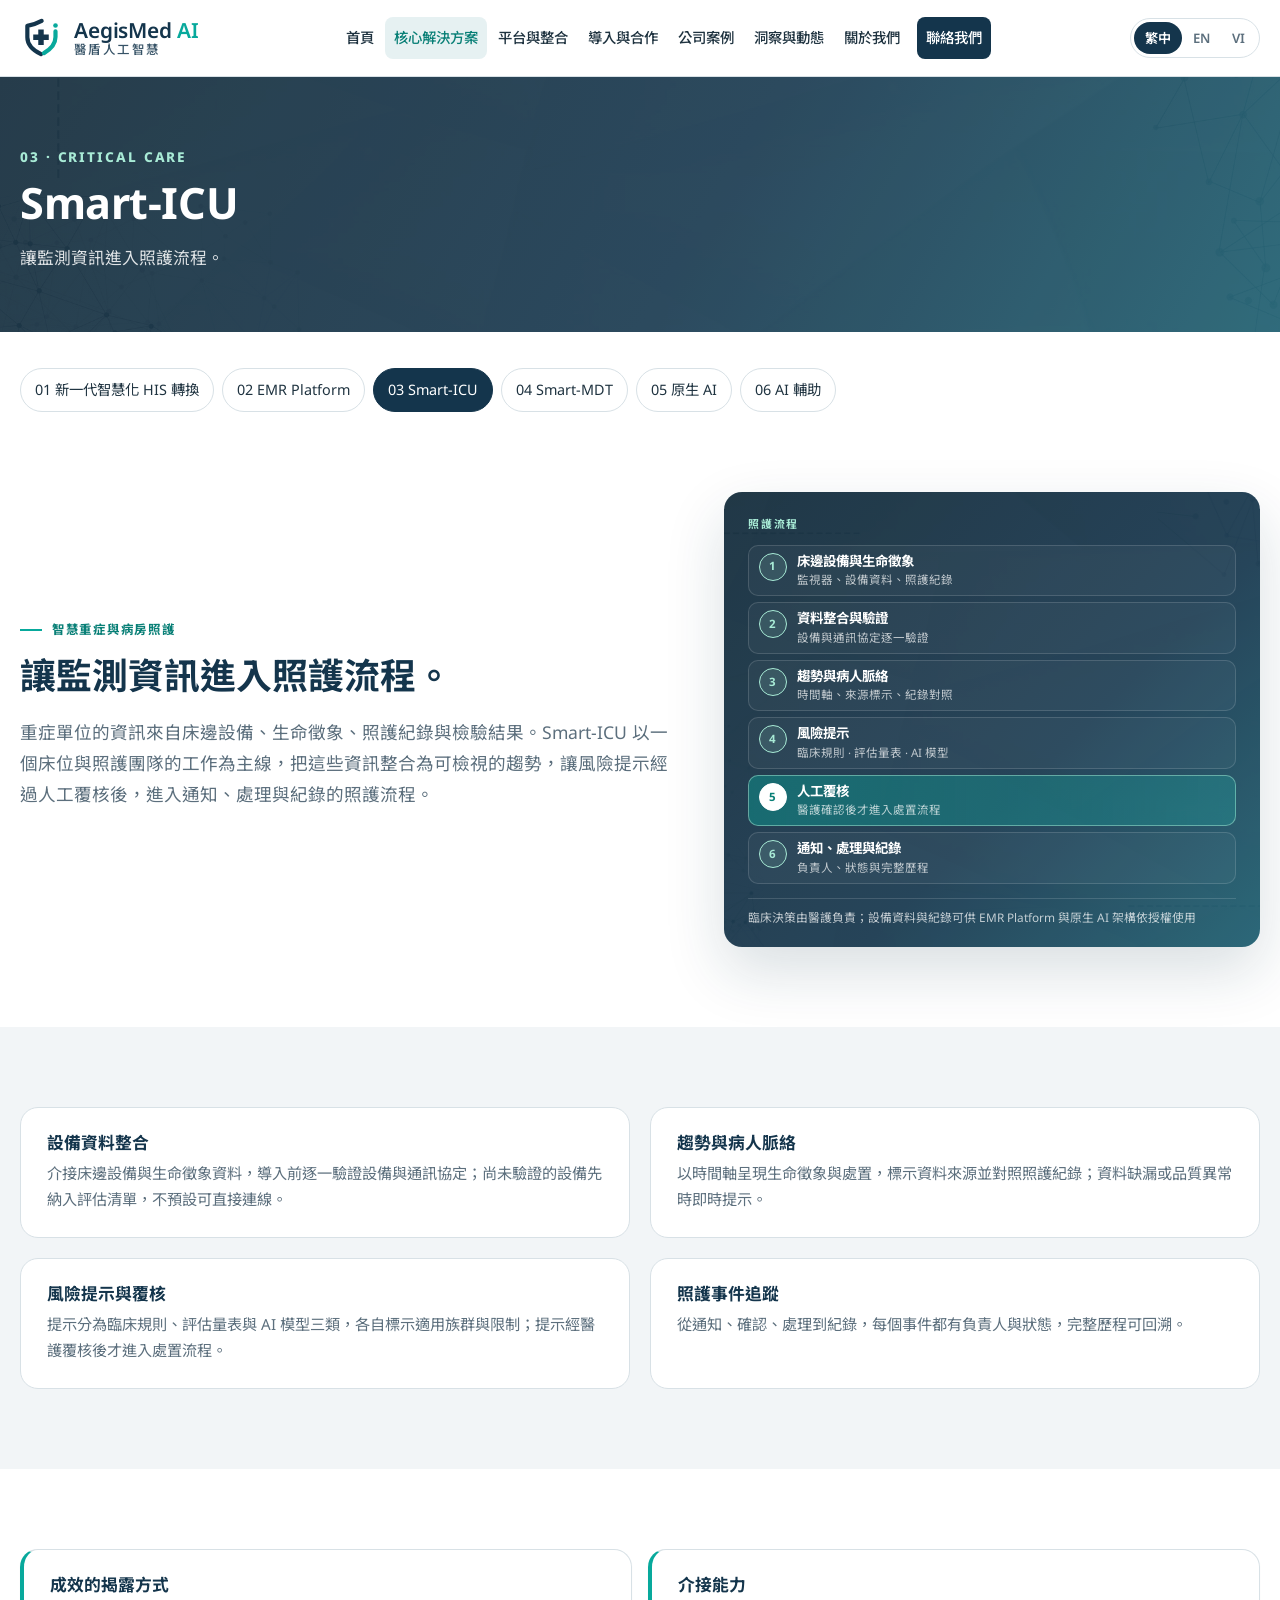
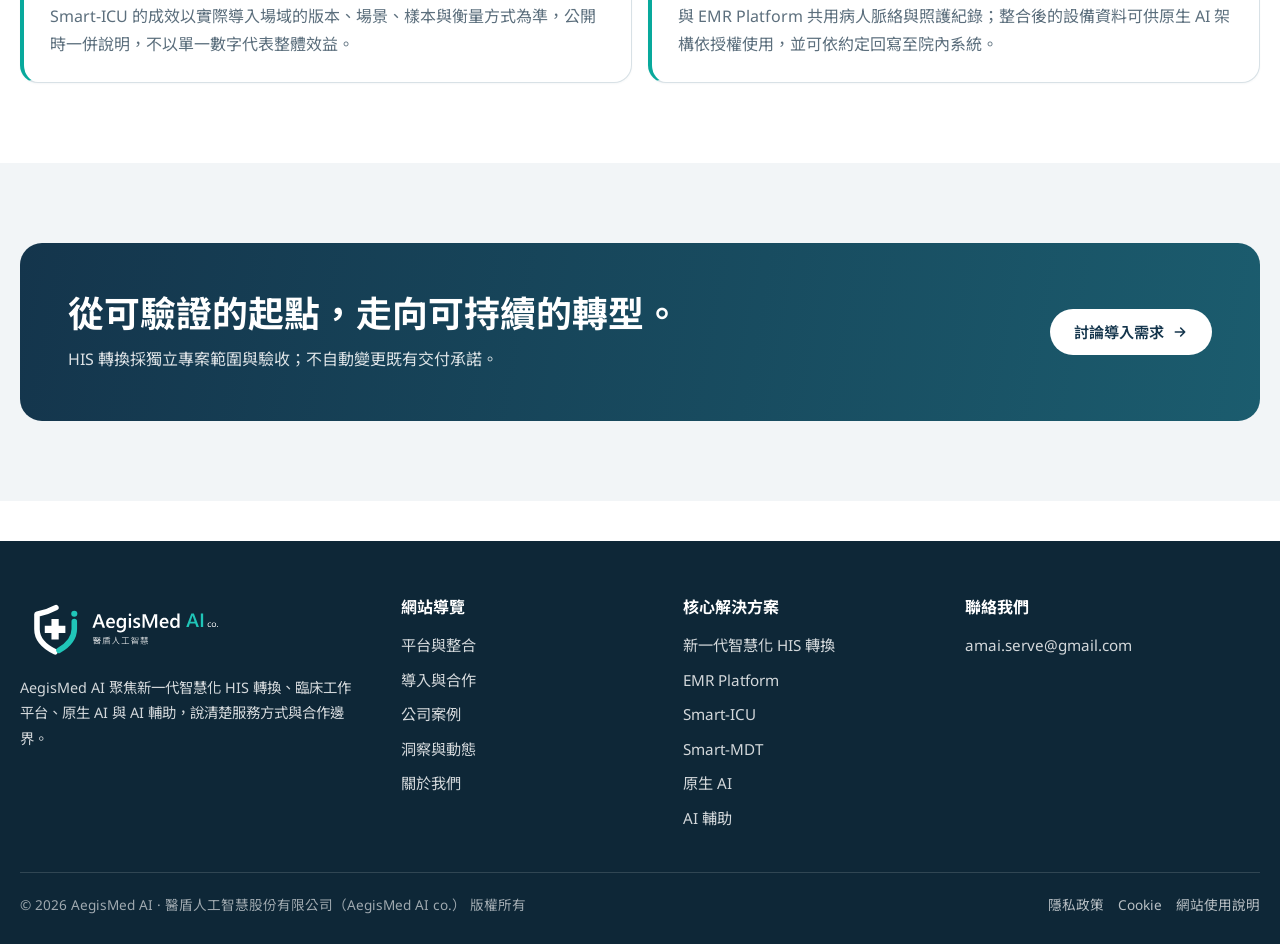
<file: solution-smart-icu.html>
<!DOCTYPE html>
<html lang="zh-Hant">
<head>
  <meta charset="utf-8">
  <meta name="viewport" content="width=device-width, initial-scale=1">
  <title data-i18n="title.solutions">Smart-ICU｜AegisMed AI</title>
  <meta name="description" content="Smart-ICU：AegisMed AI 核心解決方案。">
  <link rel="canonical" href="https://aegismedai.com/solution-smart-icu">
  <meta property="og:type" content="website">
  <meta property="og:site_name" content="AegisMed AI">
  <meta property="og:locale" content="zh_TW">
  <meta property="og:url" content="https://aegismedai.com/solution-smart-icu">
  <meta property="og:title" content="Smart-ICU｜AegisMed AI">
  <meta property="og:description" content="Smart-ICU：AegisMed AI 核心解決方案。">
  <meta property="og:image" content="https://aegismedai.com/assets/img/og-image.png">
  <meta property="og:image:width" content="1200">
  <meta property="og:image:height" content="630">
  <meta name="twitter:card" content="summary_large_image">
  <link rel="icon" href="assets/img/favicon.ico?v=3" sizes="16x16 32x32 48x48">
  <link rel="icon" href="assets/img/favicon.svg?v=3" type="image/svg+xml" sizes="any">
  <link rel="apple-touch-icon" href="assets/img/apple-touch-icon.png?v=3" sizes="180x180">
  <meta name="theme-color" content="#14354C">
  <link rel="preconnect" href="https://fonts.googleapis.com">
  <link href="https://fonts.googleapis.com/css2?family=Noto+Sans:wght@400;500;600;700;800&family=Noto+Sans+TC:wght@400;500;700;800&display=swap" rel="stylesheet">
  <link rel="stylesheet" href="assets/style.css?v=15">
</head>
<body>
  <header class="site-header"></header>

  <main data-render="solution" data-id="icu"></main>

  <footer class="site-footer"></footer>
  <script src="assets/data.js?v=15"></script>
  <script src="assets/content.js?v=15"></script>
  <script src="assets/i18n.js?v=15"></script>
  <script src="assets/site.js?v=15"></script>
</body>
</html>
</file>
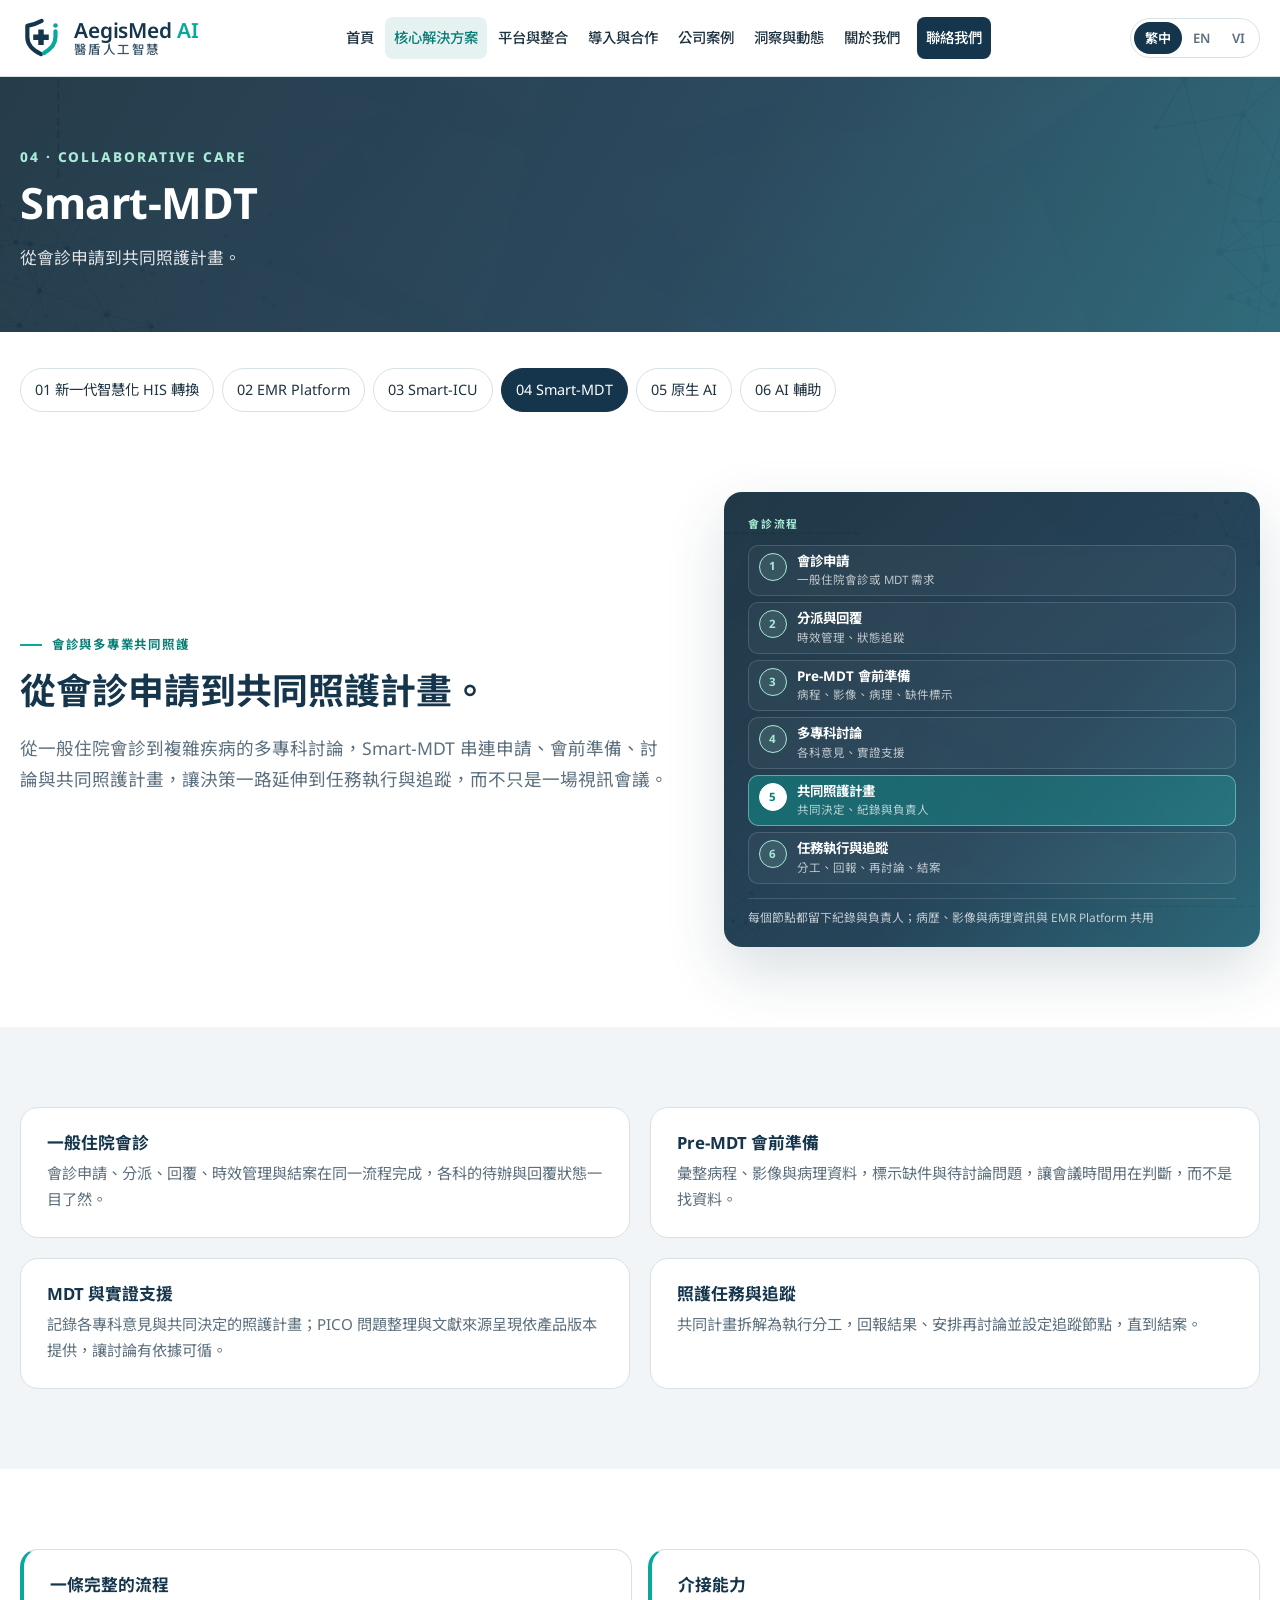
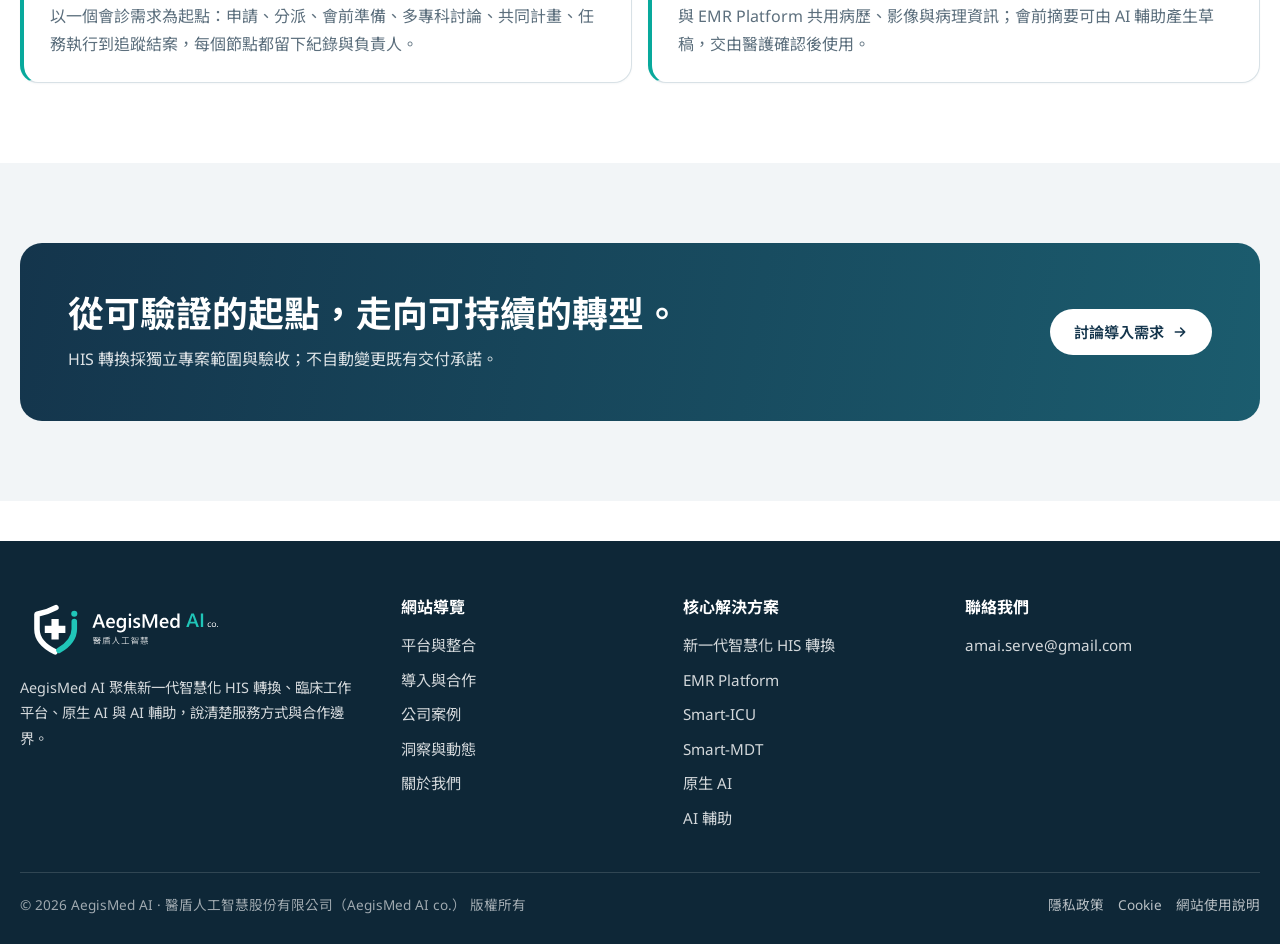
<file: solution-smart-mdt.html>
<!DOCTYPE html>
<html lang="zh-Hant">
<head>
  <meta charset="utf-8">
  <meta name="viewport" content="width=device-width, initial-scale=1">
  <title data-i18n="title.solutions">Smart-MDT｜AegisMed AI</title>
  <meta name="description" content="Smart-MDT：AegisMed AI 核心解決方案。">
  <link rel="canonical" href="https://aegismedai.com/solution-smart-mdt">
  <meta property="og:type" content="website">
  <meta property="og:site_name" content="AegisMed AI">
  <meta property="og:locale" content="zh_TW">
  <meta property="og:url" content="https://aegismedai.com/solution-smart-mdt">
  <meta property="og:title" content="Smart-MDT｜AegisMed AI">
  <meta property="og:description" content="Smart-MDT：AegisMed AI 核心解決方案。">
  <meta property="og:image" content="https://aegismedai.com/assets/img/og-image.png">
  <meta property="og:image:width" content="1200">
  <meta property="og:image:height" content="630">
  <meta name="twitter:card" content="summary_large_image">
  <link rel="icon" href="assets/img/favicon.ico?v=3" sizes="16x16 32x32 48x48">
  <link rel="icon" href="assets/img/favicon.svg?v=3" type="image/svg+xml" sizes="any">
  <link rel="apple-touch-icon" href="assets/img/apple-touch-icon.png?v=3" sizes="180x180">
  <meta name="theme-color" content="#14354C">
  <link rel="preconnect" href="https://fonts.googleapis.com">
  <link href="https://fonts.googleapis.com/css2?family=Noto+Sans:wght@400;500;600;700;800&family=Noto+Sans+TC:wght@400;500;700;800&display=swap" rel="stylesheet">
  <link rel="stylesheet" href="assets/style.css?v=15">
</head>
<body>
  <header class="site-header"></header>

  <main data-render="solution" data-id="mdt"></main>

  <footer class="site-footer"></footer>
  <script src="assets/data.js?v=15"></script>
  <script src="assets/content.js?v=15"></script>
  <script src="assets/i18n.js?v=15"></script>
  <script src="assets/site.js?v=15"></script>
</body>
</html>
</file>
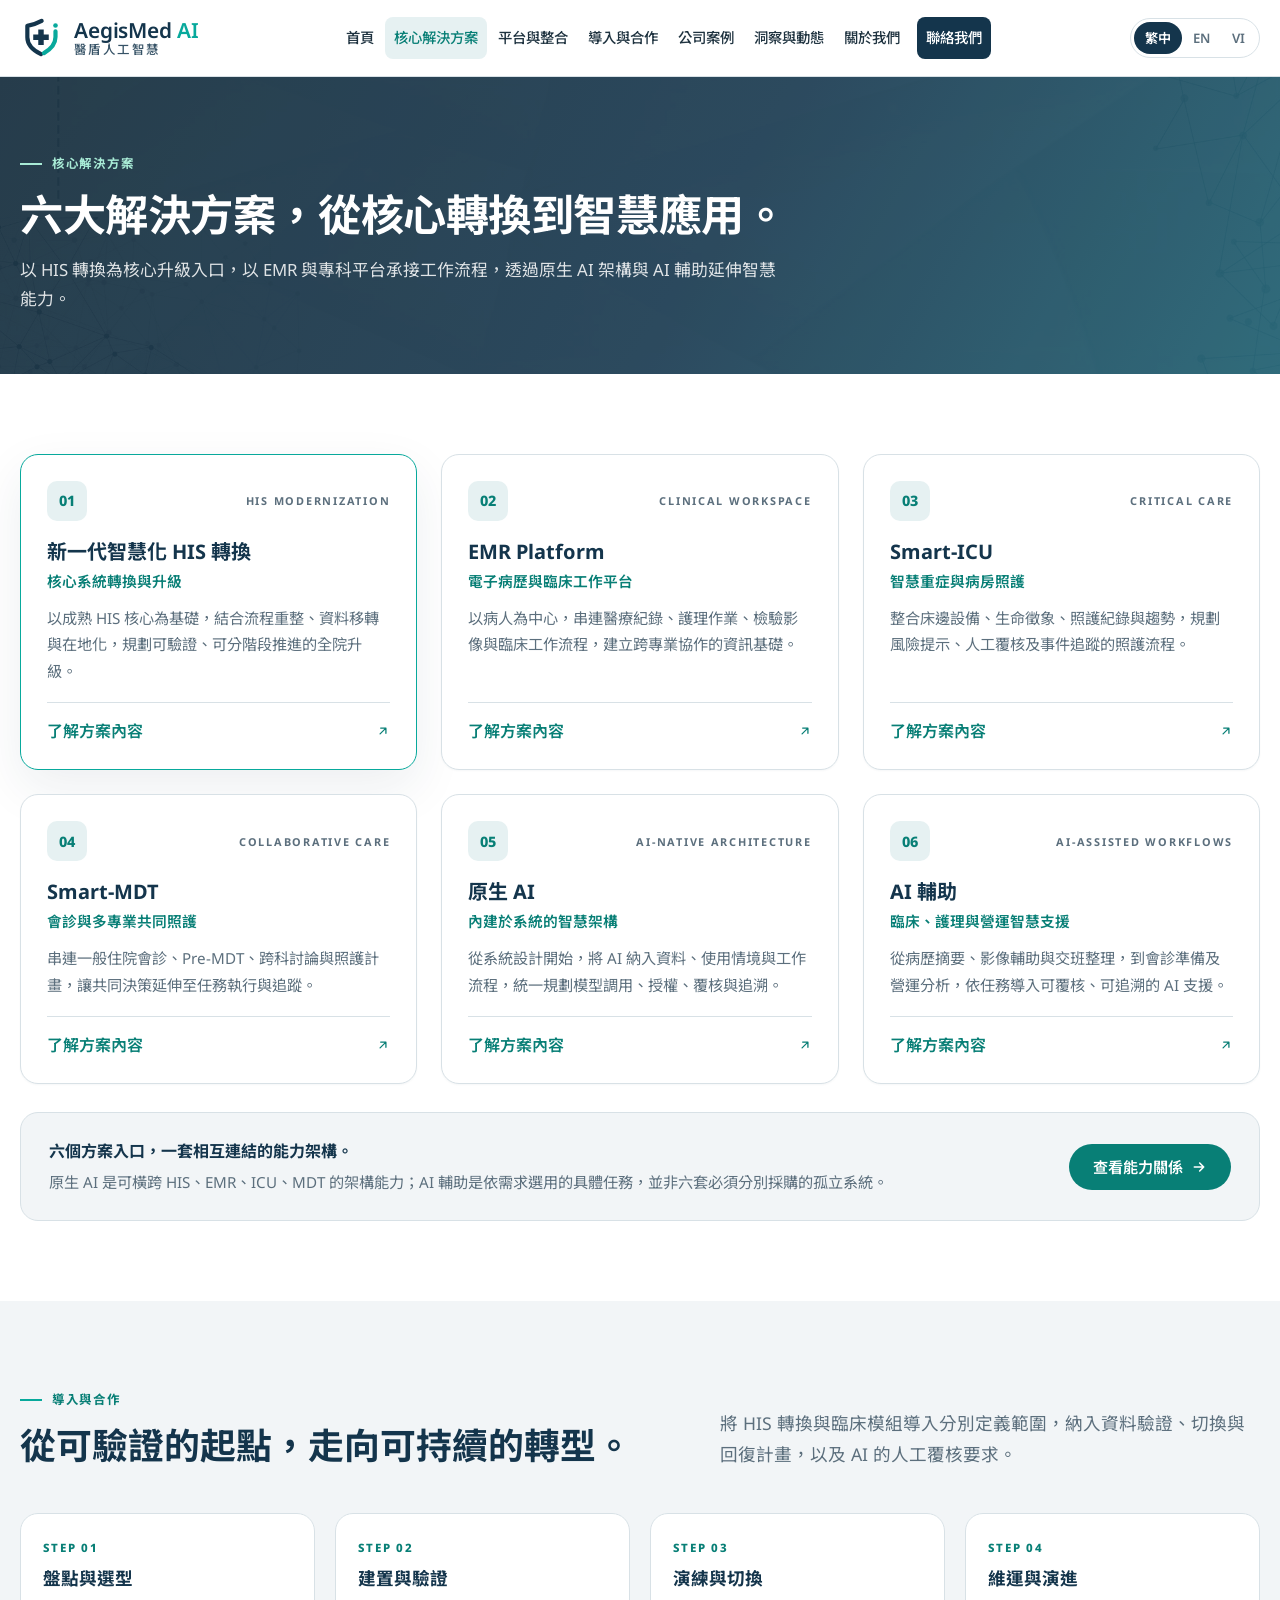
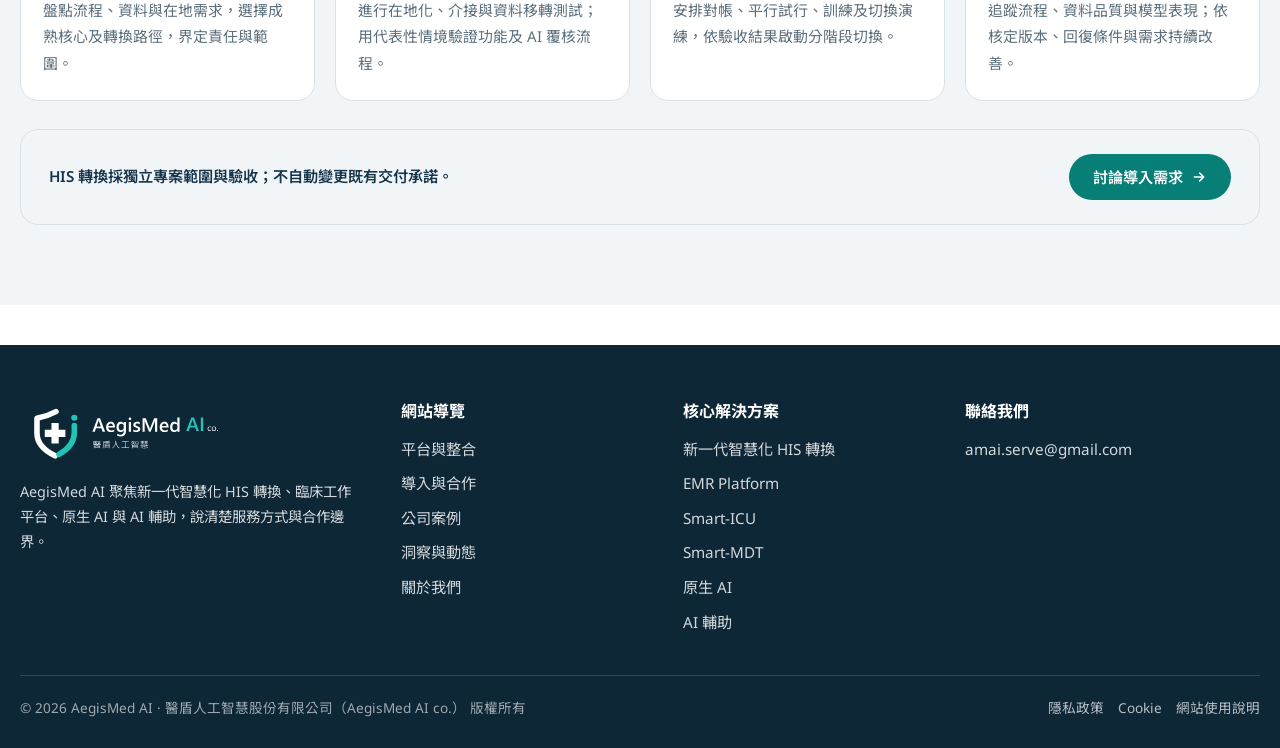
<file: solutions.html>
<!DOCTYPE html>
<html lang="zh-Hant">
<head>
  <meta charset="utf-8">
  <meta name="viewport" content="width=device-width, initial-scale=1">
  <title data-i18n="title.solutions">核心解決方案｜AegisMed AI</title>
  <meta name="description" content="六大核心解決方案：新一代智慧化 HIS 轉換、EMR Platform、Smart-ICU、Smart-MDT、原生 AI、AI 輔助。">
  <link rel="canonical" href="https://aegismedai.com/solutions">
  <meta property="og:type" content="website">
  <meta property="og:site_name" content="AegisMed AI">
  <meta property="og:locale" content="zh_TW">
  <meta property="og:url" content="https://aegismedai.com/solutions">
  <meta property="og:title" content="核心解決方案｜AegisMed AI">
  <meta property="og:description" content="六大核心解決方案：新一代智慧化 HIS 轉換、EMR Platform、Smart-ICU、Smart-MDT、原生 AI、AI 輔助。">
  <meta property="og:image" content="https://aegismedai.com/assets/img/og-image.png">
  <meta property="og:image:width" content="1200">
  <meta property="og:image:height" content="630">
  <meta name="twitter:card" content="summary_large_image">
  <link rel="icon" href="assets/img/favicon.ico?v=3" sizes="16x16 32x32 48x48">
  <link rel="icon" href="assets/img/favicon.svg?v=3" type="image/svg+xml" sizes="any">
  <link rel="apple-touch-icon" href="assets/img/apple-touch-icon.png?v=3" sizes="180x180">
  <meta name="theme-color" content="#14354C">
  <link rel="preconnect" href="https://fonts.googleapis.com">
  <link href="https://fonts.googleapis.com/css2?family=Noto+Sans:wght@400;500;600;700;800&family=Noto+Sans+TC:wght@400;500;700;800&display=swap" rel="stylesheet">
  <link rel="stylesheet" href="assets/style.css?v=15">
</head>
<body>
  <header class="site-header"></header>

  <section class="page-hero" data-render="page-hero" data-key="solutions"></section>
  <section class="section"><div class="container" data-render="solutions-grid" data-head="none"></div></section>
  <section class="section alt"><div class="container" data-render="implementation"></div></section>

  <footer class="site-footer"></footer>
  <script src="assets/data.js?v=15"></script>
  <script src="assets/content.js?v=15"></script>
  <script src="assets/i18n.js?v=15"></script>
  <script src="assets/site.js?v=15"></script>
</body>
</html>
</file>
<file: assets/style.css>
/* ============================================================
   醫盾 AegisMed AI co. — 官網樣式表（v2 六大方案版）
   品牌色取自 logo；版面參數（圓角 18、版心 1240、薄荷綠點綴）取自交接包原型
   ============================================================ */
:root {
  --navy: #14354C;
  --navy-2: #1E4A66;
  --navy-deep: #0E2737;
  --teal: #08A99C;
  --teal-dark: #087F76;
  --teal-bright: #20C5B8;
  --mint: #A8EBD6;
  --primary: var(--teal-dark);
  --mist: #E6F1F2;
  --mist-2: #F2F5F7;
  --ink: #1F3340;
  --muted: #5C6F7D;
  --line: #D8E1E6;
  --white: #FFFFFF;
  --amber: #F59E0B;
  --radius: 18px;
  --radius-sm: 12px;
  --shadow: 0 18px 50px rgba(20, 53, 76, 0.08);
  --shadow-lg: 0 24px 60px rgba(20, 53, 76, 0.16);
  --container: 1240px;
  --font: "Noto Sans", "Noto Sans TC", "Microsoft JhengHei", "PingFang TC", system-ui, -apple-system, "Segoe UI", sans-serif;
}

* { box-sizing: border-box; }
html { scroll-behavior: smooth; }
@media (prefers-reduced-motion: reduce) { html { scroll-behavior: auto; } *, *::before, *::after { transition: none !important; animation: none !important; } }
body { margin: 0; font-family: var(--font); font-size: 16px; line-height: 1.75; color: var(--ink); background: var(--white); -webkit-font-smoothing: antialiased; }
img { max-width: 100%; display: block; }
a { color: var(--primary); text-decoration: none; }
a:hover { text-decoration: underline; }
:focus-visible { outline: 3px solid var(--teal); outline-offset: 2px; border-radius: 4px; }
h1, h2, h3, h4 { line-height: 1.3; margin: 0 0 .5em; color: var(--navy); font-weight: 700; }
h1 { font-size: clamp(2rem, 4.2vw, 3.2rem); letter-spacing: -0.01em; }
h2 { font-size: clamp(1.6rem, 2.8vw, 2.25rem); }
h3 { font-size: 1.2rem; }
p { margin: 0 0 1em; }
.container { width: min(var(--container), calc(100% - 32px)); margin: 0 auto; }
.section { padding: 80px 0; }
.section.alt { background: var(--mist-2); }
.section.dark { background: var(--navy); color: #fff; }
.section.dark h2, .section.dark h3 { color: #fff; }
.section-head { max-width: 780px; margin-bottom: 44px; }
.section-head.center { margin-left: auto; margin-right: auto; text-align: center; }
.section-head.split { display: grid; grid-template-columns: 1.1fr .9fr; gap: 40px; align-items: end; max-width: none; }
.section-head.split .lead { margin-bottom: 0; }
.eyebrow { display: inline-flex; align-items: center; gap: 10px; font-size: .78rem; font-weight: 700; letter-spacing: .14em; text-transform: uppercase; color: var(--teal-dark); margin-bottom: 12px; }
.eyebrow::before { content: ""; width: 22px; height: 2px; background: var(--teal); }
.dark .eyebrow, .hero .eyebrow, .page-hero .eyebrow { color: var(--mint); }
.dark .eyebrow::before, .hero .eyebrow::before, .page-hero .eyebrow::before { background: var(--mint); }
.lead { font-size: 1.1rem; color: var(--muted); }
.dark .lead { color: rgba(255,255,255,.82); }
.muted { color: var(--muted); }
.small { font-size: .9rem; }
.note { font-size: .86rem; color: var(--muted); border-left: 3px solid var(--line); padding-left: 12px; margin-top: 24px; }
.dark .note { color: rgba(255,255,255,.7); border-color: rgba(255,255,255,.25); }

/* ---------- Buttons ---------- */
.btn { display: inline-flex; align-items: center; gap: 8px; padding: 12px 22px; border-radius: 999px; font-weight: 600; border: 2px solid transparent; cursor: pointer; transition: all .2s ease; text-decoration: none !important; font-size: .95rem; line-height: 1.2; font-family: inherit; }
.btn-primary { background: var(--primary); color: #fff; }
.btn-primary:hover { background: var(--navy); transform: translateY(-1px); box-shadow: var(--shadow); }
.btn-outline { border-color: var(--primary); color: var(--primary); background: transparent; }
.btn-outline:hover { background: var(--mist); }
.btn-light { background: #fff; color: var(--navy); }
.btn-light:hover { background: var(--mist); }
.btn-ghost { border-color: rgba(255,255,255,.6); color: #fff; }
.btn-ghost:hover { background: rgba(255,255,255,.12); }
.btn-mint { background: var(--mint); color: var(--navy); }
.btn-mint:hover { background: #BFF2E3; }
.arrow-link { font-weight: 600; display: inline-flex; align-items: center; gap: 6px; }

/* ---------- Header / Nav ---------- */
.site-header { position: sticky; top: 0; z-index: 50; background: rgba(255,255,255,.94); backdrop-filter: saturate(160%) blur(8px); border-bottom: 1px solid var(--line); }
.nav { display: flex; align-items: center; justify-content: space-between; height: 76px; gap: 20px; }
.brand { display: flex; align-items: center; gap: 12px; color: var(--navy); text-decoration: none !important; flex-shrink: 0; }
.brand img, .brand svg { height: 44px; width: auto; }
.brand-text { display: flex; flex-direction: column; line-height: 1.15; }
.brand-en { font-family: "Segoe UI", "Noto Sans", "Noto Sans TC", system-ui, sans-serif; font-size: 1.3rem; font-weight: 600; color: var(--navy); letter-spacing: -0.005em; white-space: nowrap; }
.brand-en b { color: var(--teal); font-weight: 600; }
.brand-en small { font-size: .55em; font-weight: 600; margin-left: 1px; }
.brand-zh { font-size: .78rem; font-weight: 500; color: var(--navy); letter-spacing: .2em; white-space: nowrap; opacity: .85; }
.nav-links { display: flex; align-items: center; gap: 2px; list-style: none; margin: 0; padding: 0; }
.nav-links a { display: block; padding: 8px 12px; border-radius: 8px; color: var(--ink); font-weight: 500; font-size: .95rem; text-decoration: none !important; white-space: nowrap; }
.nav-links a:hover { background: var(--mist); color: var(--navy); }
.nav-links a.active { color: var(--primary); background: var(--mist); }
.nav-links a.nav-cta { background: var(--navy); color: #fff; margin-left: 6px; }
.nav-links a.nav-cta:hover { background: var(--navy-2); }
.nav-right { display: flex; align-items: center; gap: 10px; flex-shrink: 0; }
.lang-switch { display: inline-flex; border: 1px solid var(--line); border-radius: 999px; padding: 3px; background: #fff; }
.lang-switch button { border: 0; background: transparent; padding: 5px 11px; border-radius: 999px; font: inherit; font-size: .82rem; font-weight: 600; color: var(--muted); cursor: pointer; white-space: nowrap; }
.lang-switch button.active { background: var(--navy); color: #fff; }
.nav-toggle { display: none; border: 1px solid var(--line); background: #fff; border-radius: 10px; width: 42px; height: 42px; cursor: pointer; }
.nav-toggle span { display: block; width: 20px; height: 2px; background: var(--navy); margin: 4px auto; border-radius: 2px; }

/* ---------- Hero (home) ---------- */
.hero { position: relative; color: #fff; overflow: hidden; background: linear-gradient(120deg, var(--navy-deep) 0%, var(--navy) 55%, #1B5C6E 100%); }
.hero::before { content: ""; position: absolute; inset: 0; background: url("img/bg-network.jpg") center/cover no-repeat; opacity: .12; mix-blend-mode: screen; pointer-events: none; }
.hero .container { position: relative; display: grid; grid-template-columns: 1.05fr .95fr; gap: 56px; align-items: center; padding: 88px 0 72px; }
.hero h1 { color: #fff; margin-bottom: 18px; }
.hero h1 span { display: block; }
.hero p.lead { color: rgba(255,255,255,.85); font-size: 1.1rem; max-width: 560px; }
.hero-actions { display: flex; flex-wrap: wrap; gap: 12px; margin-top: 28px; }
.hero-tags { display: flex; flex-wrap: wrap; gap: 8px 18px; margin-top: 26px; font-size: .9rem; color: rgba(255,255,255,.75); }
.hero-tags span::before { content: "/"; margin-right: 18px; color: rgba(255,255,255,.35); }
.hero-tags span:first-child::before { display: none; }

/* 方案關係示意卡 */
.board { background: rgba(8, 26, 40, .55); border: 1px solid rgba(255,255,255,.14); border-radius: var(--radius); padding: 24px; backdrop-filter: blur(6px); box-shadow: var(--shadow-lg); }
.board .label { font-size: .68rem; letter-spacing: .18em; color: var(--mint); font-weight: 700; margin-bottom: 8px; }
.board h3 { color: #fff; margin: 0 0 4px; font-size: 1.15rem; }
.board .sub { color: rgba(255,255,255,.8); font-size: .9rem; margin: 0 0 14px; }
.board .row { display: grid; gap: 8px; margin-top: 8px; }
.board .row.top { grid-template-columns: repeat(3, 1fr); }
.board .row.bottom { grid-template-columns: repeat(3, 1fr); }
.board .cell { border: 1px solid rgba(255,255,255,.18); border-radius: 10px; padding: 9px 10px; font-size: .78rem; text-align: center; color: rgba(255,255,255,.9); background: rgba(255,255,255,.04); }
.board .mid { border-radius: 10px; padding: 12px 14px; background: linear-gradient(90deg, rgba(8,169,156,.35), rgba(32,197,184,.2)); border: 1px solid rgba(168,235,214,.45); text-align: center; margin-top: 8px; }
.board .mid b { display: block; font-size: .9rem; color: #fff; }
.board .mid span { font-size: .74rem; color: var(--mint); }
.board .down { text-align: center; color: var(--mint); font-size: .9rem; line-height: 1; margin: 6px 0 2px; }
.board .cell.item { cursor: pointer; transition: all .15s ease; }
.board .cell.item b { display: block; font-size: .82rem; color: #fff; }
.board .cell.item span { font-size: .7rem; color: rgba(255,255,255,.7); }
.board .cell.item:hover, .board .cell.item.active { background: rgba(168,235,214,.18); border-color: var(--mint); }
.board .explain { margin-top: 14px; padding-top: 12px; border-top: 1px solid rgba(255,255,255,.14); min-height: 64px; }
.board .explain b { display: block; color: #fff; font-size: .92rem; margin-bottom: 4px; }
.board .explain span { font-size: .82rem; color: rgba(255,255,255,.78); }
.board .foot { margin-top: 10px; font-size: .72rem; color: rgba(255,255,255,.55); }

/* 三個重點 */
.points { display: grid; grid-template-columns: repeat(3, 1fr); gap: 28px; padding: 36px 0 8px; }
.point .num { font-size: .78rem; font-weight: 800; color: var(--teal-dark); letter-spacing: .14em; }
.point h3 { margin: 6px 0 4px; font-size: 1.05rem; }
.point p { color: var(--muted); margin: 0; font-size: .95rem; }

/* ---------- Page hero (inner pages) ---------- */
.page-hero { position: relative; color: #fff; padding: 68px 0 60px; overflow: hidden; background: linear-gradient(120deg, var(--navy-deep) 0%, var(--navy) 55%, #1B5C6E 100%); }
.page-hero::before { content: ""; position: absolute; inset: 0; background: url("img/bg-network.jpg") center/cover; opacity: .1; mix-blend-mode: screen; }
.page-hero .container { position: relative; }
.page-hero h1 { color: #fff; font-size: clamp(1.8rem, 3.4vw, 2.7rem); margin-bottom: 12px; max-width: 900px; }
.page-hero p { color: rgba(255,255,255,.85); max-width: 760px; margin: 0; font-size: 1.05rem; }
.page-hero .num { font-size: .85rem; font-weight: 800; letter-spacing: .14em; color: var(--mint); margin-bottom: 6px; }

/* ---------- Cards / Grids ---------- */
.grid { display: grid; gap: 24px; }
.grid-2 { grid-template-columns: repeat(2, 1fr); }
.grid-3 { grid-template-columns: repeat(3, 1fr); }
.grid-4 { grid-template-columns: repeat(4, 1fr); }
.card { background: #fff; border: 1px solid var(--line); border-radius: var(--radius); padding: 28px; box-shadow: 0 1px 2px rgba(20,53,76,.04); transition: transform .2s ease, box-shadow .2s ease; }
.card:hover { transform: translateY(-3px); box-shadow: var(--shadow); }
.card h3 { margin-top: 14px; }
.card p { color: var(--muted); margin-bottom: 0; }
.card .more { display: inline-flex; gap: 6px; align-items: center; margin-top: 16px; font-weight: 600; }
.dark .card { background: rgba(255,255,255,.06); border-color: rgba(255,255,255,.14); color: #fff; }
.dark .card p { color: rgba(255,255,255,.78); }

/* 六大方案卡 */
.sol-grid { display: grid; grid-template-columns: repeat(3, 1fr); gap: 24px; }
.sol-card { padding: 26px 26px 24px; display: flex; flex-direction: column; }
.sol-card .head { display: flex; justify-content: space-between; align-items: center; margin-bottom: 18px; }
.sol-card .num { width: 40px; height: 40px; border-radius: 10px; background: var(--mist); color: var(--teal-dark); font-weight: 800; display: grid; place-items: center; font-size: .9rem; }
.sol-card .tag { font-size: .68rem; letter-spacing: .16em; color: var(--muted); font-weight: 700; text-transform: uppercase; }
.sol-card h3 { margin: 0 0 4px; font-size: 1.25rem; }
.sol-card .pos { color: var(--teal-dark); font-weight: 600; font-size: .92rem; margin-bottom: 10px; }
.sol-card p.desc { color: var(--muted); font-size: .95rem; margin-bottom: 18px; flex: 1; }
.sol-card .more { display: flex; justify-content: space-between; align-items: center; margin-top: auto; padding-top: 14px; border-top: 1px solid var(--line); font-weight: 600; }
.sol-card.featured { border-color: var(--teal); box-shadow: var(--shadow); }
.band { margin-top: 28px; background: var(--mist-2); border: 1px solid var(--line); border-radius: var(--radius); padding: 24px 28px; display: flex; justify-content: space-between; align-items: center; gap: 24px; flex-wrap: wrap; }
.band b { display: block; color: var(--navy); margin-bottom: 4px; }
.band p { margin: 0; color: var(--muted); font-size: .95rem; }

/* 三條路徑 */
.paths { display: grid; grid-template-columns: repeat(3, 1fr); gap: 24px; }
.path { padding: 26px; border-top: 4px solid var(--teal); }
.path .tag { font-size: .72rem; letter-spacing: .14em; color: var(--teal-dark); font-weight: 800; }
.path h3 { margin: 8px 0 10px; }
.path p { color: var(--muted); font-size: .95rem; }
.path .foot { margin-top: 14px; padding-top: 12px; border-top: 1px solid var(--line); font-weight: 600; color: var(--navy); font-size: .92rem; }
.must { margin-top: 28px; display: flex; align-items: center; gap: 14px; flex-wrap: wrap; }
.must b { color: var(--navy); }
.chips { display: flex; flex-wrap: wrap; gap: 10px; }
.chip { padding: 8px 14px; border-radius: 999px; background: #fff; border: 1px solid var(--line); font-size: .9rem; color: var(--ink); }
.chip.vn { border-color: #F3C9C9; background: #FFF6F6; }
.chip.tw { border-color: #C9DDF3; background: #F3F8FF; }
.chip.mint { background: rgba(168,235,214,.25); border-color: rgba(8,169,156,.35); color: var(--navy); }
.dark .chip { background: rgba(255,255,255,.08); border-color: rgba(255,255,255,.2); color: #fff; }
.partner-group h3 { font-size: 1rem; color: var(--muted); font-weight: 600; margin-bottom: 12px; }

/* 應用情境 */
.scen-tabs { display: flex; gap: 8px; flex-wrap: wrap; margin-bottom: 24px; }
.scen-tabs button, .tabs button { border: 1px solid var(--line); background: #fff; border-radius: 999px; padding: 9px 16px; font: inherit; font-size: .9rem; font-weight: 600; color: var(--muted); cursor: pointer; }
.scen-tabs button.active, .tabs button.active { background: var(--navy); color: #fff; border-color: var(--navy); }
.scen-panel { display: grid; grid-template-columns: 1fr 1fr; gap: 24px; }
.scen-flow { background: var(--navy); color: #fff; border-radius: var(--radius); padding: 30px; }
.scen-flow .label { font-size: .72rem; letter-spacing: .16em; color: var(--mint); font-weight: 700; }
.scen-flow h3 { color: #fff; margin: 8px 0 18px; font-size: 1.3rem; }
.scen-flow ol { list-style: none; padding: 0; margin: 0; display: grid; gap: 12px; counter-reset: s; }
.scen-flow li { display: flex; gap: 12px; align-items: flex-start; font-size: .95rem; color: rgba(255,255,255,.9); }
.scen-flow li::before { counter-increment: s; content: counter(s); flex: 0 0 26px; height: 26px; border-radius: 50%; background: rgba(168,235,214,.2); color: var(--mint); display: grid; place-items: center; font-size: .8rem; font-weight: 800; }
.scen-card { padding: 30px; }
.scen-card .label { font-size: .72rem; letter-spacing: .16em; color: var(--teal-dark); font-weight: 700; }
.scen-card h3 { margin: 8px 0 10px; font-size: 1.3rem; }
.scen-card p { color: var(--muted); }
.scen-card .chips { margin: 18px 0; }

/* 平台五層 */
.layers { display: grid; gap: 10px; }
.layer { display: grid; grid-template-columns: 56px 1fr; gap: 16px; align-items: start; padding: 16px 20px; border: 1px solid var(--line); border-radius: var(--radius-sm); background: #fff; }
.layer .num { font-weight: 800; color: var(--teal-dark); font-size: .9rem; letter-spacing: .08em; padding-top: 2px; }
.layer b { display: block; color: var(--navy); margin-bottom: 2px; }
.layer span { display: block; font-size: .9rem; color: var(--muted); }
.layer.accent { background: linear-gradient(90deg, rgba(168,235,214,.35), rgba(168,235,214,.1)); border-color: rgba(8,169,156,.4); }
.platform-grid { display: grid; grid-template-columns: .95fr 1.05fr; gap: 48px; align-items: start; }
.compare-grid { display: grid; grid-template-columns: repeat(2, 1fr); gap: 20px; }
.compare-grid .card h3 { margin-top: 0; font-size: 1.05rem; }

/* 四步驟 */
.steps-4 { display: grid; grid-template-columns: repeat(4, 1fr); gap: 20px; }
.step4 { position: relative; padding: 24px 22px; border: 1px solid var(--line); border-radius: var(--radius); background: #fff; }
.step4 .num { font-size: .72rem; letter-spacing: .16em; font-weight: 800; color: var(--teal-dark); }
.step4 h3 { margin: 8px 0 8px; font-size: 1.1rem; }
.step4 p { color: var(--muted); margin: 0; font-size: .93rem; }
.steps { counter-reset: step; }
.step { position: relative; padding-left: 64px; }
.step::before { counter-increment: step; content: counter(step, decimal-leading-zero); position: absolute; left: 0; top: 0; width: 46px; height: 46px; border-radius: 12px; background: var(--navy); color: #fff; display: grid; place-items: center; font-weight: 800; }

/* 合作 */
.coop-cards { display: grid; grid-template-columns: repeat(2, 1fr); gap: 24px; }
.coop-card { padding: 30px; }
.coop-card h3 { margin-top: 0; }
.coop-card .chips { margin: 16px 0 18px; }
.case-note { margin-top: 28px; background: var(--navy); color: #fff; border-radius: var(--radius); padding: 28px 32px; display: flex; justify-content: space-between; gap: 24px; align-items: center; flex-wrap: wrap; }
.case-note b { display: block; font-size: 1.05rem; margin-bottom: 6px; }
.case-note p { margin: 0; color: rgba(255,255,255,.8); font-size: .95rem; max-width: 760px; }

/* CTA band */
.cta { background: linear-gradient(100deg, var(--navy) 0%, #1B5C6E 100%); color: #fff; border-radius: 22px; padding: 48px; display: flex; align-items: center; justify-content: space-between; gap: 32px; flex-wrap: wrap; }
.cta h2 { color: #fff; margin: 0 0 8px; }
.cta p { margin: 0; color: rgba(255,255,255,.85); }

/* ---------- 方案內頁 ---------- */
.sol-intro { display: grid; grid-template-columns: 1.1fr .9fr; gap: 48px; align-items: center; }
.sol-intro img { border-radius: var(--radius); box-shadow: var(--shadow); aspect-ratio: 4/3; object-fit: cover; width: 100%; }
.pts { display: grid; grid-template-columns: repeat(2, 1fr); gap: 20px; }
.pt { padding: 24px 26px; border: 1px solid var(--line); border-radius: var(--radius); background: #fff; }
.pt h3 { margin: 0 0 6px; font-size: 1.05rem; }
.pt p { margin: 0; color: var(--muted); font-size: .95rem; }
.extra { display: grid; gap: 16px; grid-template-columns: repeat(auto-fit, minmax(300px, 1fr)); }
.extra .card { padding: 24px 26px; border-left: 4px solid var(--teal); }
.extra .card h3 { margin: 0 0 6px; font-size: 1.05rem; }
.sol-nav { display: flex; flex-wrap: wrap; gap: 8px; }
.sol-nav a { padding: 8px 14px; border-radius: 999px; border: 1px solid var(--line); background: #fff; font-size: .9rem; color: var(--ink); text-decoration: none !important; }
.sol-nav a.active, .sol-nav a:hover { background: var(--navy); color: #fff; border-color: var(--navy); }
.disclaimer { font-size: .86rem; color: var(--muted); background: var(--mist-2); border-radius: var(--radius-sm); padding: 14px 18px; margin-top: 28px; }

/* ---------- 案例頁 ---------- */
.tabs { display: flex; gap: 8px; flex-wrap: wrap; margin-bottom: 28px; }
.pending-panel { padding: 40px; text-align: center; color: var(--muted); border: 2px dashed var(--line); border-radius: var(--radius); background: #fff; }
.phase { margin-bottom: 52px; }
.phase-head { display: flex; align-items: center; gap: 16px; margin-bottom: 20px; }
.phase-head .badge { background: var(--navy); color: #fff; border-radius: 10px; padding: 8px 14px; font-weight: 700; font-size: .9rem; letter-spacing: .04em; white-space: nowrap; }
.phase-head h2 { margin: 0; font-size: 1.4rem; }
.case-list { display: grid; gap: 16px; }
.case-card { display: grid; grid-template-columns: 1fr 300px; gap: 24px; padding: 24px 26px; background: #fff; border: 1px solid var(--line); border-radius: var(--radius); }
.case-card .date { font-weight: 800; color: var(--primary); letter-spacing: .04em; font-size: .92rem; }
.case-card .status { display: inline-block; margin-left: 10px; font-size: .72rem; font-weight: 800; letter-spacing: .08em; padding: 3px 9px; border-radius: 6px; background: rgba(168,235,214,.35); color: var(--navy); vertical-align: 2px; }
.case-card h3 { margin: 4px 0 2px; font-size: 1.15rem; }
.case-card .place { color: var(--muted); font-size: .9rem; margin-bottom: 12px; }
.case-fields { display: grid; grid-template-columns: repeat(2, 1fr); gap: 10px 20px; font-size: .9rem; }
.case-fields div b { display: block; color: var(--navy); font-size: .78rem; letter-spacing: .06em; margin-bottom: 2px; }
.case-fields div span, .case-fields div a { color: var(--ink); }
.case-fields .links a { display: block; font-size: .88rem; }
.photo-strip { display: grid; grid-template-columns: repeat(2, 1fr); gap: 8px; align-content: start; }
.photo-strip a { display: block; border-radius: 10px; overflow: hidden; background: var(--mist); position: relative; }
.photo-strip img { aspect-ratio: 4/3; object-fit: cover; width: 100%; transition: transform .3s ease; }
.photo-strip a:hover img { transform: scale(1.04); }
.photo-strip a.more-photos::after { content: attr(data-more); position: absolute; inset: 0; display: grid; place-items: center; background: rgba(20,53,76,.55); color: #fff; font-weight: 700; font-size: 1.1rem; }
.lightbox { position: fixed; inset: 0; background: rgba(5, 20, 40, .92); z-index: 100; display: none; align-items: center; justify-content: center; flex-direction: column; padding: 24px; }
.lightbox.open { display: flex; }
.lightbox img { max-width: min(1200px, 100%); max-height: 78vh; object-fit: contain; border-radius: 8px; box-shadow: var(--shadow-lg); }
.lightbox .cap { color: #fff; margin-top: 14px; text-align: center; font-size: .95rem; }
.lightbox button { position: absolute; background: rgba(255,255,255,.12); color: #fff; border: 0; width: 48px; height: 48px; border-radius: 50%; font-size: 1.4rem; cursor: pointer; display: grid; place-items: center; }
.lightbox button:hover { background: rgba(255,255,255,.25); }
.lightbox .close { top: 20px; right: 20px; }
.lightbox .prev { left: 20px; top: 50%; transform: translateY(-50%); }
.lightbox .next { right: 20px; top: 50%; transform: translateY(-50%); }

/* ---------- 新聞 ---------- */
.news-list { display: grid; gap: 14px; }
.news-item { display: grid; grid-template-columns: 120px 1fr auto; gap: 20px; align-items: center; padding: 20px 24px; background: #fff; border: 1px solid var(--line); border-radius: var(--radius); }
.news-item .date { font-weight: 800; color: var(--primary); }
.news-item .source { font-size: .85rem; color: var(--muted); margin-bottom: 4px; display: flex; gap: 8px; align-items: center; flex-wrap: wrap; }
.news-item h3 { font-size: 1.05rem; margin: 0; }
.news-item h3 a { color: var(--ink); }
.news-item .orig { font-size: .85rem; color: var(--muted); margin: 4px 0 0; }
.lang-badge { display: inline-block; font-size: .7rem; font-weight: 800; letter-spacing: .08em; padding: 2px 7px; border-radius: 6px; background: var(--mist); color: var(--navy); }
.news-filter { display: flex; gap: 8px; flex-wrap: wrap; margin-bottom: 24px; }
.news-filter button { border: 1px solid var(--line); background: #fff; border-radius: 999px; padding: 8px 16px; font: inherit; font-size: .9rem; font-weight: 600; color: var(--muted); cursor: pointer; }
.news-filter button.active { background: var(--navy); color: #fff; border-color: var(--navy); }

/* ---------- 關於 ---------- */
.about-grid { display: grid; grid-template-columns: 1.1fr .9fr; gap: 48px; align-items: center; }
.about-grid img { border-radius: var(--radius); box-shadow: var(--shadow); }
.leader-card { padding: 36px 40px; max-width: 920px; }
.leader-card .role { color: var(--teal-dark); font-weight: 600; margin-bottom: 14px; }
.leader-card .bio p { font-size: 1.02rem; line-height: 1.85; color: var(--ink); }
.leader-detail { display: grid; grid-template-columns: 1fr 1fr; gap: 28px; margin-top: 24px; padding-top: 24px; border-top: 1px solid var(--line); }
.leader-detail h4 { font-size: .82rem; letter-spacing: .1em; color: var(--teal-dark); margin-bottom: 8px; }
.leader-detail ul { margin: 0; padding-left: 18px; color: var(--ink); font-size: .95rem; display: grid; gap: 6px; }
.org-card { display: grid; grid-template-columns: 90px 1fr; gap: 20px; align-items: start; }
.org-card .abbr { width: 90px; height: 90px; border-radius: 16px; background: var(--navy); color: #fff; display: grid; place-items: center; font-weight: 800; font-size: 1.05rem; letter-spacing: .04em; text-align: center; line-height: 1.1; padding: 6px; }
.org-card h3 { margin-top: 0; }
.facts { display: grid; grid-template-columns: repeat(3, 1fr); gap: 16px; }
.fact { padding: 18px 20px; border: 1px solid var(--line); border-radius: var(--radius-sm); background: #fff; }
.fact b { display: block; font-size: .78rem; letter-spacing: .08em; color: var(--teal-dark); margin-bottom: 4px; }

/* ---------- 聯絡 ---------- */
.contact-grid { display: grid; grid-template-columns: .9fr 1.1fr; gap: 40px; align-items: start; }
.info-list { list-style: none; padding: 0; margin: 0; display: grid; gap: 18px; }
.info-list li { display: grid; grid-template-columns: 44px 1fr; gap: 14px; align-items: start; }
.icon { width: 52px; height: 52px; border-radius: 14px; display: grid; place-items: center; background: var(--mist); color: var(--teal-dark); }
.icon svg { width: 26px; height: 26px; }
.info-list .icon { width: 44px; height: 44px; border-radius: 12px; }
.info-list b { display: block; color: var(--navy); }
.form { background: #fff; border: 1px solid var(--line); border-radius: var(--radius); padding: 30px; box-shadow: var(--shadow); }
.form-row { display: grid; grid-template-columns: 1fr 1fr; gap: 16px; }
.field { display: grid; gap: 6px; margin-bottom: 16px; }
.field label { font-size: .9rem; font-weight: 600; color: var(--navy); }
.field input, .field textarea, .field select { font: inherit; padding: 12px 14px; border: 1px solid var(--line); border-radius: 10px; background: #fff; color: var(--ink); width: 100%; }
.field input:focus, .field textarea:focus, .field select:focus { outline: 2px solid var(--teal); border-color: transparent; }
.form .form-note { font-size: .85rem; color: var(--muted); margin-top: 10px; }
.audience { margin-top: 20px; padding: 14px 18px; background: var(--mist-2); border-left: 4px solid var(--teal); border-radius: 8px; font-size: .95rem; }
.audience b { color: var(--navy); }

/* ---------- Placeholder marker（草稿階段用） ---------- */
[data-placeholder] { position: relative; outline: 2px dashed var(--amber); outline-offset: 3px; border-radius: 6px; }
[data-placeholder]::after { content: "待補"; position: absolute; top: -12px; right: -6px; background: var(--amber); color: #3A2A00; font-size: .68rem; font-weight: 800; padding: 1px 7px; border-radius: 999px; letter-spacing: .06em; }
html[lang="en"] [data-placeholder]::after { content: "TBD"; }
html[lang="vi"] [data-placeholder]::after { content: "Cần bổ sung"; }
body.no-placeholder-marks [data-placeholder] { outline: 0; }
body.no-placeholder-marks [data-placeholder]::after { display: none; }

/* ---------- 右下角固定按鈕（回到首頁／回到頂端） ---------- */
.fab-home {
  position: fixed; right: 24px; bottom: 24px; z-index: 40; display: inline-flex; align-items: center; gap: 8px;
  padding: 12px 18px; border-radius: 999px; background: var(--navy); color: #fff; font-weight: 600; font-size: .92rem;
  box-shadow: 0 10px 30px rgba(20,53,76,.28); text-decoration: none !important; opacity: 0; transform: translateY(12px);
  pointer-events: none; transition: opacity .25s ease, transform .25s ease, background .2s ease;
}
.fab-home.show { opacity: 1; transform: none; pointer-events: auto; }
.fab-home:hover { background: var(--primary); }
@media (max-width: 560px) { .fab-home { right: 14px; bottom: 14px; padding: 11px 14px; font-size: .85rem; } }

/* ---------- Footer ---------- */
.site-footer { background: var(--navy-deep); color: rgba(255,255,255,.82); padding: 56px 0 28px; margin-top: 40px; }
.footer-grid { display: grid; grid-template-columns: 1.4fr 1fr 1fr 1.2fr; gap: 36px; }
.site-footer h4 { color: #fff; font-size: 1rem; margin-bottom: 14px; }
.site-footer a { color: rgba(255,255,255,.82); }
.site-footer ul { list-style: none; padding: 0; margin: 0; display: grid; gap: 8px; font-size: .95rem; }
.site-footer .brand { color: #fff; margin-bottom: 14px; }
.site-footer .brand img { height: 64px; }
.footer-bottom { border-top: 1px solid rgba(255,255,255,.14); margin-top: 40px; padding-top: 20px; font-size: .85rem; display: flex; justify-content: space-between; flex-wrap: wrap; gap: 10px; color: rgba(255,255,255,.6); }
.footer-bottom a { color: rgba(255,255,255,.7); margin-left: 14px; }

/* ---------- Responsive ---------- */
@media (max-width: 1300px) { .nav-links a { padding: 8px 9px; font-size: .9rem; } }
@media (max-width: 1140px) {
  .nav-toggle { display: block; }
  .nav-links { display: none; position: absolute; left: 0; right: 0; top: 76px; background: #fff; border-bottom: 1px solid var(--line); flex-direction: column; align-items: stretch; padding: 10px 16px 16px; gap: 2px; box-shadow: var(--shadow); }
  .nav-links.open { display: flex; }
  .nav-links a.nav-cta { margin-left: 0; }
}
@media (max-width: 1024px) {
  .grid-4, .steps-4 { grid-template-columns: repeat(2, 1fr); }
  .sol-grid, .paths { grid-template-columns: repeat(2, 1fr); }
  .footer-grid { grid-template-columns: 1fr 1fr; }
  .leader-detail { grid-template-columns: 1fr; }
  .facts { grid-template-columns: 1fr; }
}
@media (max-width: 860px) {
  .hero .container { grid-template-columns: 1fr; padding: 56px 0 48px; }
  .grid-3, .grid-2, .compare-grid, .coop-cards, .pts, .scen-panel, .platform-grid, .about-grid, .contact-grid, .sol-intro, .points { grid-template-columns: 1fr; }
  .section-head.split { grid-template-columns: 1fr; }
  .case-card { grid-template-columns: 1fr; }
  .case-fields { grid-template-columns: 1fr; }
  .photo-strip { grid-template-columns: repeat(4, 1fr); }
  .leader-card { padding: 26px 22px; }
  .news-item { grid-template-columns: 1fr; gap: 8px; }
  .org-card { grid-template-columns: 1fr; }
  .cta, .case-note { padding: 32px; }
  .form-row { grid-template-columns: 1fr; }
  .section { padding: 56px 0; }
}
@media (max-width: 560px) {
  .grid-4, .steps-4, .sol-grid, .paths { grid-template-columns: 1fr; }
  .footer-grid { grid-template-columns: 1fr; }
  .photo-strip { grid-template-columns: repeat(2, 1fr); }
  .brand img { height: 38px; }
  .brand-en { font-size: 1.1rem; }
  .brand-zh { display: none; }
  .lang-switch button { padding: 5px 8px; }
  .board .row.top, .board .row.bottom { grid-template-columns: repeat(3, 1fr); }
  .board .cell { font-size: .7rem; padding: 7px 6px; }
}

/* 方案架構圖（方案內頁導言右側） */
.fig { position: relative; border-radius: var(--radius); padding: 22px 24px 20px; background: linear-gradient(135deg, var(--navy-deep) 0%, var(--navy) 60%, #1B5C6E 100%); color: #fff; box-shadow: var(--shadow-lg); overflow: hidden; }
.fig::before { content: ""; position: absolute; inset: 0; background: url("img/bg-network.jpg") center/cover; opacity: .08; mix-blend-mode: screen; pointer-events: none; }
.fig > * { position: relative; }
.fig .fig-label { font-size: .68rem; letter-spacing: .18em; text-transform: uppercase; color: var(--mint); font-weight: 700; margin-bottom: 12px; }
.fig .cells { display: grid; grid-template-columns: repeat(var(--n, 3), 1fr); gap: 8px; }
.fig .cell { border: 1px solid rgba(255,255,255,.18); border-radius: 10px; padding: 9px 10px; font-size: .78rem; line-height: 1.35; text-align: center; color: rgba(255,255,255,.92); background: rgba(255,255,255,.05); display: flex; align-items: center; justify-content: center; }
.fig .row-label { font-size: .7rem; letter-spacing: .06em; color: rgba(255,255,255,.6); margin-bottom: 6px; }
.fig .fig-row.accent .cell { background: linear-gradient(90deg, rgba(8,169,156,.42), rgba(32,197,184,.24)); border-color: rgba(168,235,214,.5); color: #fff; font-weight: 600; }
.fig .arrow { text-align: center; color: var(--mint); font-size: .95rem; line-height: 1; margin: 6px 0; }
.fig .fig-foot { margin-top: 14px; padding-top: 10px; border-top: 1px solid rgba(255,255,255,.14); font-size: .74rem; line-height: 1.5; color: rgba(255,255,255,.72); }
.fig-hub .hub { display: grid; grid-template-columns: repeat(3, 1fr); gap: 8px; align-items: stretch; }
.fig-hub .hub .center { border-radius: 50%; aspect-ratio: 1 / 1; width: min(100%, 118px); align-self: center; justify-self: center; display: flex; align-items: center; justify-content: center; text-align: center; padding: 10px; font-weight: 700; font-size: .95rem; color: #fff; background: linear-gradient(135deg, var(--teal), var(--teal-bright)); box-shadow: 0 0 0 10px rgba(32,197,184,.16); }
.fig-steps .steps { list-style: none; margin: 0; padding: 0; display: grid; gap: 6px; }
.fig-steps .steps li { display: grid; grid-template-columns: 28px 1fr; gap: 10px; align-items: start; padding: 7px 10px; border-radius: 10px; border: 1px solid rgba(255,255,255,.14); background: rgba(255,255,255,.04); }
.fig-steps .steps li.accent { background: linear-gradient(90deg, rgba(8,169,156,.42), rgba(32,197,184,.24)); border-color: rgba(168,235,214,.5); }
.fig-steps .steps .n { width: 28px; height: 28px; border-radius: 50%; display: flex; align-items: center; justify-content: center; font-size: .72rem; font-weight: 700; color: var(--mint); border: 1px solid var(--mint); background: rgba(168,235,214,.12); }
.fig-steps .steps li.accent .n { background: #fff; color: var(--teal-dark); border-color: #fff; }
.fig-steps .steps b { display: block; font-size: .84rem; color: #fff; line-height: 1.3; }
.fig-steps .steps li > div > span { display: block; font-size: .72rem; color: rgba(255,255,255,.7); line-height: 1.4; margin-top: 2px; }
.fig-grid .groups { display: grid; grid-template-columns: repeat(2, 1fr); gap: 8px; }
.fig-grid .group { border: 1px solid rgba(255,255,255,.18); border-radius: 10px; padding: 10px 12px; background: rgba(255,255,255,.05); }
.fig-grid .group b { display: block; font-size: .8rem; color: var(--mint); margin-bottom: 6px; }
.fig-grid .group span { display: block; font-size: .74rem; color: rgba(255,255,255,.85); line-height: 1.45; padding-left: 10px; position: relative; }
.fig-grid .group span::before { content: ""; position: absolute; left: 0; top: .55em; width: 4px; height: 4px; border-radius: 50%; background: var(--teal-bright); }
@media (max-width: 560px) {
  .fig { padding: 18px 16px 16px; }
  .fig .cells { display: flex; flex-wrap: wrap; }
  .fig .cell { flex: 1 1 calc(50% - 4px); }
  .fig-grid .groups { grid-template-columns: 1fr; }
}

/* 聯絡表單：隱私政策同意 */
.consent { display: flex; align-items: flex-start; gap: 10px; margin: 4px 0 14px; font-size: .95rem; color: var(--ink); cursor: pointer; }
.consent input { width: 18px; height: 18px; margin: 3px 0 0; accent-color: var(--teal-dark); flex: 0 0 auto; }
.consent a { color: var(--teal-dark); text-decoration: underline; }
.consent-warn { margin: -6px 0 14px; font-size: .9rem; color: #B45309; }
.btn[disabled] { opacity: .55; cursor: not-allowed; }

/* 關於頁：品牌與願景 */
.brand-grid { display: grid; grid-template-columns: .85fr 1.15fr; gap: 48px; align-items: center; }
.brand-mark { background: #fff; border: 1px solid var(--line); border-radius: var(--radius); padding: 40px 32px 32px; text-align: center; box-shadow: var(--shadow); }
.brand-mark img { width: 180px; height: auto; display: block; margin: 0 auto 24px; }
.brand-mark .vision { border-top: 1px solid var(--line); padding-top: 20px; }
.brand-mark .vision p { margin: 6px 0 0; font-size: 1.2rem; font-weight: 700; color: var(--navy); line-height: 1.5; }
.brand-elements { display: grid; gap: 14px; margin-top: 22px; }
.brand-el { display: grid; grid-template-columns: 36px 1fr; gap: 14px; align-items: start; padding: 18px 20px; background: #fff; border: 1px solid var(--line); border-radius: var(--radius-sm); }
.brand-el .n { width: 36px; height: 36px; border-radius: 50%; display: grid; place-items: center; background: var(--navy); color: #fff; font-weight: 700; font-size: .9rem; }
.brand-el h3 { margin: 0 0 4px; font-size: 1.05rem; }
.brand-el p { margin: 0; color: var(--muted); font-size: .95rem; line-height: 1.7; }
@media (max-width: 860px) { .brand-grid { grid-template-columns: 1fr; } }
</file>
